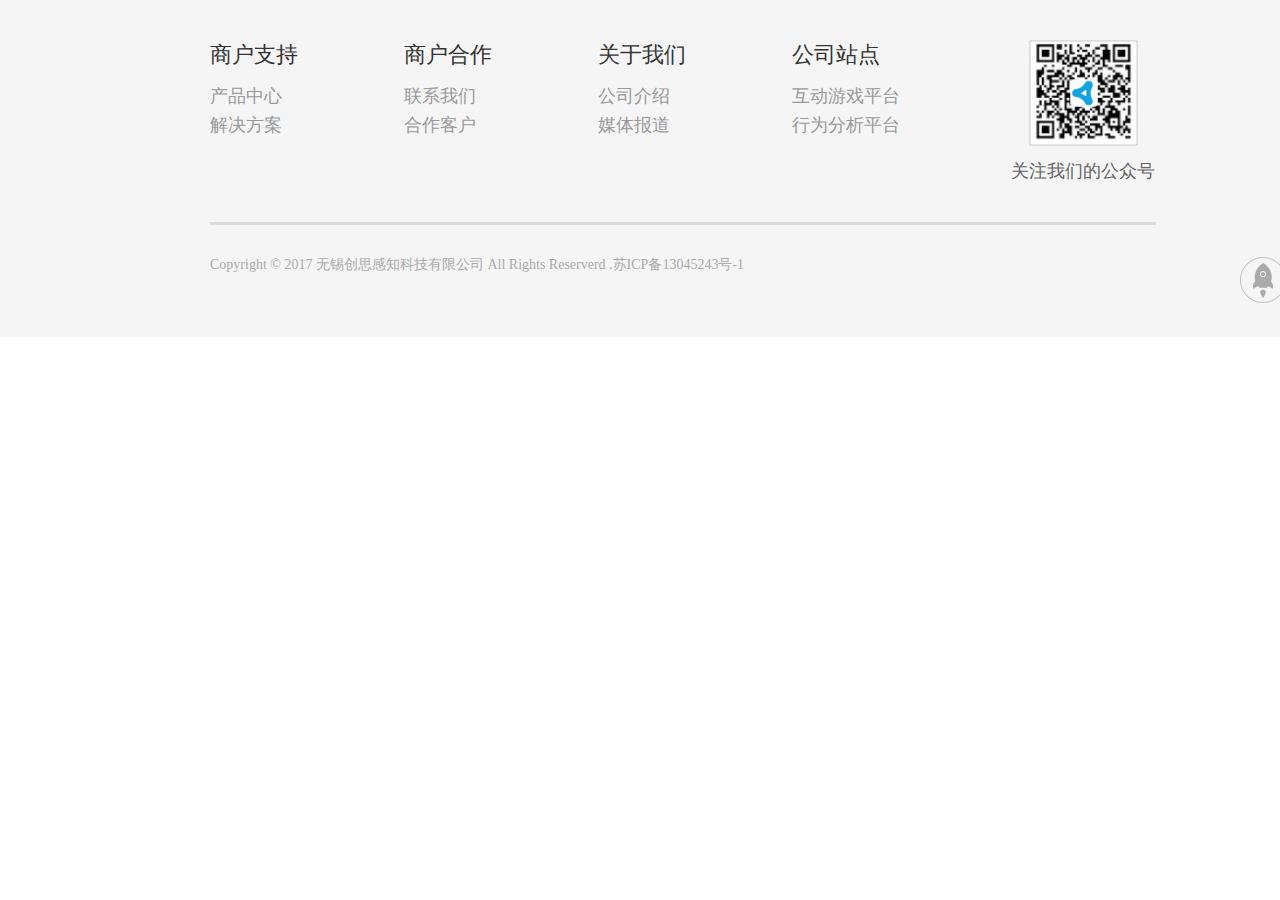
<file: html/index.html>
<!DOCTYPE html>
<html lang="en">

<head>
  <meta charset="UTF-8">
  <meta http-equiv="X-UA-Compatible" content="ie=edge">
  <title>创思感知</title>

  <link rel="stylesheet" href="../lib/normalize.css">
  <link rel="stylesheet" href="../lib/element-ui/index.css">
  <link rel="stylesheet" href="../css/main.css">
  <link rel="stylesheet" href="../css/index.css">
</head>

<body>
  <div id="app">
    <!-- 顶部logo及菜单 -->
    <header>
      <div id="logo" class="borderbox">
        <img id="menuButton" class="menuButton" src="../img/menubutton_normal.png" alt="menu">
      </div>
      <div class="header01">
        <div class="menu-group">
          <ul class="noStyle menu-ul">
            <li class="inline">
              <a class="noStyle inline menu-item selected" href="./index.html">首页</a>
            </li>
            <li class="inline">
              <a class="noStyle" href="./drainage.html">
                <div class="noStyle pointer inline menu-product menu-item">
                  <span>产品中心</span>
                  <div id="product-menu">
                    <div class="stfont product-type">
                      <a class="noStyle" href="./drainage.html">引流应用</a>
                    </div>
                    <div class="hr0"></div>
                    <div class="stfont product-type">
                      <a class="noStyle" href="./shop.html">购物应用</a>
                    </div>
                    <div class="hr0"></div>
                    <div class="stfont product-type">
                      <a class="noStyle" href="./behavioranalysis.html">行为分析</a>
                    </div>
                  </div>
                </div>
              </a>
            </li>
            <li class="inline">
              <a class="noStyle inline menu-item" href="./program.html">解决方案</a>
            </li>
            <li class="inline">
              <a class="noStyle inline menu-item" href="./cooperation.html">合作客户</a>
            </li>
            <li class="inline">
              <a class="noStyle inline menu-item" href="../html/login.html">商家登录</a>
            </li>
          </ul>
        </div>
      </div>
      <div class="header02">
        <div class="mobileMenuGroup">
          <div class="mobileitem selected">
            <a class="noStyle" href="../html/index.html">首页</a>
          </div>
          <div class="mobileitem">
            <a class="noStyle" href="../html/drainage.html">引流应用</a>
          </div>
          <div class="mobileitem">
            <a class="noStyle" href="../html/shop.html">购物应用</a>
          </div>
          <div class="mobileitem">
            <a class="noStyle" href="../html/behavioranalysis.html">行为分析</a>
          </div>
          <div class="mobileitem">
            <a class="noStyle" href="../html/program.html">解决方案</a>
          </div>
          <div class="mobileitem">
            <a class="noStyle" href="../html/cooperation.html">合作客户</a>
          </div>
          <div class="mobileitem">
            <a class="noStyle" href="../html/about.html">公司介绍</a>
          </div>
          <div class="mobileitem">
            <a class="noStyle" href="../html/contact.html">联系我们</a>
          </div>
          <div class="mobileitem">
            <a class="noStyle" href="../html/login.html">商家登录</a>
          </div>
        </div>
      </div>
    </header>
    <div class="banner" ref="banner" :style="{'background-color': bannerBG}">
      <el-carousel @change="changeCarousel" trigger="click" :height="carHeight">
        <el-carousel-item v-for="item in banners" :key="item.id">
          <img class="carousel-img" :src="getSrc(item)" :height="carHeight" alt="banner图片">
        </el-carousel-item>
      </el-carousel>
    </div>
    <div class="main">

      <!-- 内容 -->
      <div class="content">
        <div class="borderbox item product">
          <div class="borderbox inline stfont title">
            产品中心
          </div>
          <div class="product-group">
            <a class="noStyle" href="../html/drainage.html">
              <div class="product-item pointer">
                <div class="product-img">
                  <img src="../img/index/product/drainage.png" alt="引流应用">
                  <div class="circle circle1"></div>
                  <div class="circle circle2"></div>
                  <div class="circle circle3"></div>
                </div>
                <div class="product-hr"></div>
                <div class="product-name stfont">引流应用</div>
                <div class="product-icon">
                  <img src="../img/index/product/drainageico.png" alt="引流应用">
                </div>
              </div>
            </a>
            <a class="noStyle" href="../html/program.html">
              <div class="product-item pointer">
                <div class="product-img">
                  <img src="../img/index/product/shop.png" alt="购物应用">
                  <div class="circle circle1"></div>
                  <div class="circle circle2"></div>
                  <div class="circle circle3"></div>
                </div>
                <div class="product-hr"></div>
                <div class="product-name stfont">购物应用</div>
                <div class="product-icon">
                  <img src="../img/index/product/shopico.png" alt="购物应用">
                </div>
              </div>
            </a>
            <a class="noStyle" href="../html/behavioranalysis.html">
              <div class="product-item pointer">
                <div class="product-img">
                  <img src="../img/index/product/behavior.png" alt="行为分析">
                  <div class="circle circle1"></div>
                  <div class="circle circle2"></div>
                  <div class="circle circle3"></div>
                </div>
                <div class="product-hr"></div>
                <div class="product-name stfont">行为分析</div>
                <div class="product-icon">
                  <img src="../img/index/product/behaviorico.png" alt="行为分析">
                </div>
              </div>
            </a>
          </div>
        </div>
        <!-- 带有灰色背景 -->
        <div class="hasBg-margin" id="hasBg-1">
        </div>
        <div class="borderbox item program">
          <div class="borderbox inline stfont title">
            解决方案
          </div>
          <a class="noStyle inline pointer more" href="./program.html">
            查看更多
          </a>
          <div class="borderbox program-content">
            <div class="subtitle stfont">智慧门店解决方案</div>
            <div class="control pointer stfont" :class="[isOpen?'open':'close']" @click="isOpen = !isOpen">功能说明</div>
            <div class="clearRight"></div>
            <div class="program-img">
              <img src="../img/index/troncell.png" alt="智慧门店解决方案">
              <div class="pointer point" id="point-1">
                <div class="point-circle-white"></div>
                <div class="point-circle-color"></div>
                <div class="stfont point-text" :class="{allshow:isOpen}">智能魔镜</div>
              </div>
              <div class="pointer point" id="point-2">
                <div class="point-circle-white"></div>
                <div class="point-circle-color"></div>
                <div class="stfont point-text" :class="{allshow:isOpen}">商品关注统计</div>
              </div>
              <div class="pointer point" id="point-3">
                <div class="point-circle-white"></div>
                <div class="point-circle-color"></div>
                <div class="stfont point-text" :class="{allshow:isOpen}">智能云货架</div>
              </div>
              <div class="pointer point" id="point-4">
                <div class="point-circle-white"></div>
                <div class="point-circle-color"></div>
                <div class="stfont point-text" :class="{allshow:isOpen}">智能导购</div>
              </div>
              <div class="pointer point" id="point-5">
                <div class="point-circle-white"></div>
                <div class="point-circle-color"></div>
                <div class="stfont point-text" :class="{allshow:isOpen}">游戏引流</div>
              </div>
              <div class="pointer point" id="point-6">
                <div class="point-circle-white"></div>
                <div class="point-circle-color"></div>
                <div class="stfont point-text" :class="{allshow:isOpen}">客流统计</div>
              </div>
              <div class="pointer point" id="point-7">
                <div class="point-circle-white"></div>
                <div class="point-circle-color"></div>
                <div class="stfont point-text" :class="{allshow:isOpen}">精准广告营销</div>
              </div>
              <div class="pointer point" id="point-8">
                <div class="point-circle-white"></div>
                <div class="point-circle-color"></div>
                <div class="stfont point-text" :class="{allshow:isOpen}">客户身份识别</div>
              </div>
            </div>
          </div>
        </div>
        <div class="borderbox item news">
          <div class="borderbox inline stfont title">
            媒体报道
          </div>
          <a class="noStyle inline pointer more" href="./news.html">
            查看更多
          </a>
          <div class="borderbox news-content">
            <div class="news-item">
              <div class="img-margin">
                <img src="../img/noImg.png" alt="">
              </div>
              <div class="stfont news-value">互动之趣：让你身临其境，步入现场</div>
              <div class="stfont news-time">2017.07.28</div>
            </div>
            <div class="news-item">
              <div class="img-margin">
                <img src="../img/noImg.png" alt="">
              </div>
              <div class="stfont news-value">创思携手casio开创零售新市场</div>
              <div class="stfont news-time">2017.07.28</div>
            </div>
            <div class="news-item">
              <div class="img-margin">
                <img src="../img/noImg.png" alt="">
              </div>
              <div class="stfont news-value">转型新零售之路：向智慧零售迈进</div>
              <div class="stfont news-time">2017.07.28</div>
            </div>
          </div>
        </div>
        <div class="borderbox item cooperationTitle">
          <div class="borderbox inline stfont title">
            合作客户
          </div>
          <a class="noStyle inline pointer more" href="./cooperation.html">
            查看更多
          </a>
        </div>
      </div>
    </div>

    <div class="cooperation-count">
      <div class="count-item">
        <span class="stfont count-name">客户</span>
        <span class="stfont count-value">80+</span>
      </div>
      <div class="count-item">
        <span class="stfont count-name">成功案例</span>
        <span class="stfont count-value">100+</span>
      </div>
      <div class="count-item">
        <span class="stfont count-name">业态</span>
        <span class="stfont count-value">20+</span>
      </div>
    </div>

    <div class="main">
      <div class="content">
        <div class="borderbox cooperation">
          <div class="borderbox cooperation-content">
            <div class="horizontal-menu">
              <div class="borderbox pointer stfont menu-item" :class="{selected:selectedType==='brands'}" @click="changeSelected('brands')">
                <div>品牌合作</div>
              </div>
              <div class="menu-br"></div>
              <div class="borderbox pointer stfont menu-item" :class="{selected:selectedType==='malls'}" @click="changeSelected('malls')">
                <div>商场合作</div>
              </div>
            </div>
            <div class="cooperation-brands">
              <el-row type="flex" justify="space-around" v-for="(items, index) in brands" :key="index">
                <el-col :span="4" v-for="item in items" :key="item.url">
                  <div class="grid-content bg-purple brand-item" @mouseover="item.isHover = true" @mouseout="item.isHover = false">
                    <img :src="item.isHover?item.urlPressed:item.url" alt="">
                  </div>
                </el-col>
              </el-row>
            </div>
          </div>
        </div>
      </div>
    </div>
  </div>
  <!-- 页脚 -->
  <footer class="borderbox">
    <div class="footer01">
      <div class="footer-margin">
        <div class="link-group clear">
          <div class="links-item">
            <p class="link-title">商户支持</p>
            <a href="./drainage.html" class="noStyle block link">产品中心</a>
            <a href="./program.html" class="noStyle block link">解决方案</a>
          </div>
          <div class="links-item">
            <p class="link-title">商户合作</p>
            <a href="./contact.html" class="noStyle block link">联系我们</a>
            <a href="./cooperation.html" class="noStyle block link">合作客户</a>
          </div>
          <div class="links-item">
            <p class="link-title">关于我们</p>
            <a href="./about.html" class="noStyle block link">公司介绍</a>
            <a href="./news.html" class="noStyle block link">媒体报道</a>
          </div>
          <div class="links-item">
            <p class="link-title">公司站点</p>
            <a href="http://game.troncell.com/" target="view_window" class="noStyle block link">互动游戏平台</a>
            <a target="view_window" href="http://hooters.troncell.com/" class="noStyle block link">行为分析平台</a>
          </div>
          <div class="links-item wx">
            <img src="../img/wx.png" alt="微信公众号">
            <br>
            <span>关注我们的公众号</span>
          </div>
        </div>
        <div class="hr1"></div>
        <div class="inline copy">Copyright &copy; 2017 无锡创思感知科技有限公司 All Rights Reserverd .苏ICP备13045243号-1</div>
      </div>
    </div>
    <div class="footer02">
      <div class="footeritem01">
        <img src="../img/address_ico.png" alt="">
        <span>0510-8538 1098</span>
      </div>
      <div class="footeritem01">
        <img src="../img/email_ico.png" alt="">
        <span>sales@troncell.com</span>
      </div>
      <div class="footeritem01">
        <img src="../img/address_ico.png" alt="">
        <span>无锡市新区震泽路18号无锡(国家)软件园水瓶座411室</span>
      </div>
      <div class="footeritem02">
        <a class="noStyle" href="http://game.troncell.com/" target="view_window">互动游戏平台</a>
      </div>
      <div class="footeritem02">
        <a class="noStyle" target="view_window" href="http://hooters.troncell.com/">行为分析平台</a>
      </div>
      <div class="footeritem01">
        Copyright © 2017 无锡创思感知科技有限公司 All Rights Reserverd .苏ICP备13045243号-1
      </div>
    </div>
    <div id="toTop" class="pointer">
      <!-- <img src="../img/totop.png" alt="返回顶部"> -->
    </div>
  </footer>
  <script src="../lib/vue/vue.min.js"></script>
  <script src="../lib/element-ui/index.js"></script>
  <script src="../lib/jquery-3.2.1.min.js"></script>
  <script src="../js/toTop.js"></script>
  <script src="../js/index.js"></script>
</body>

</html>
</file>
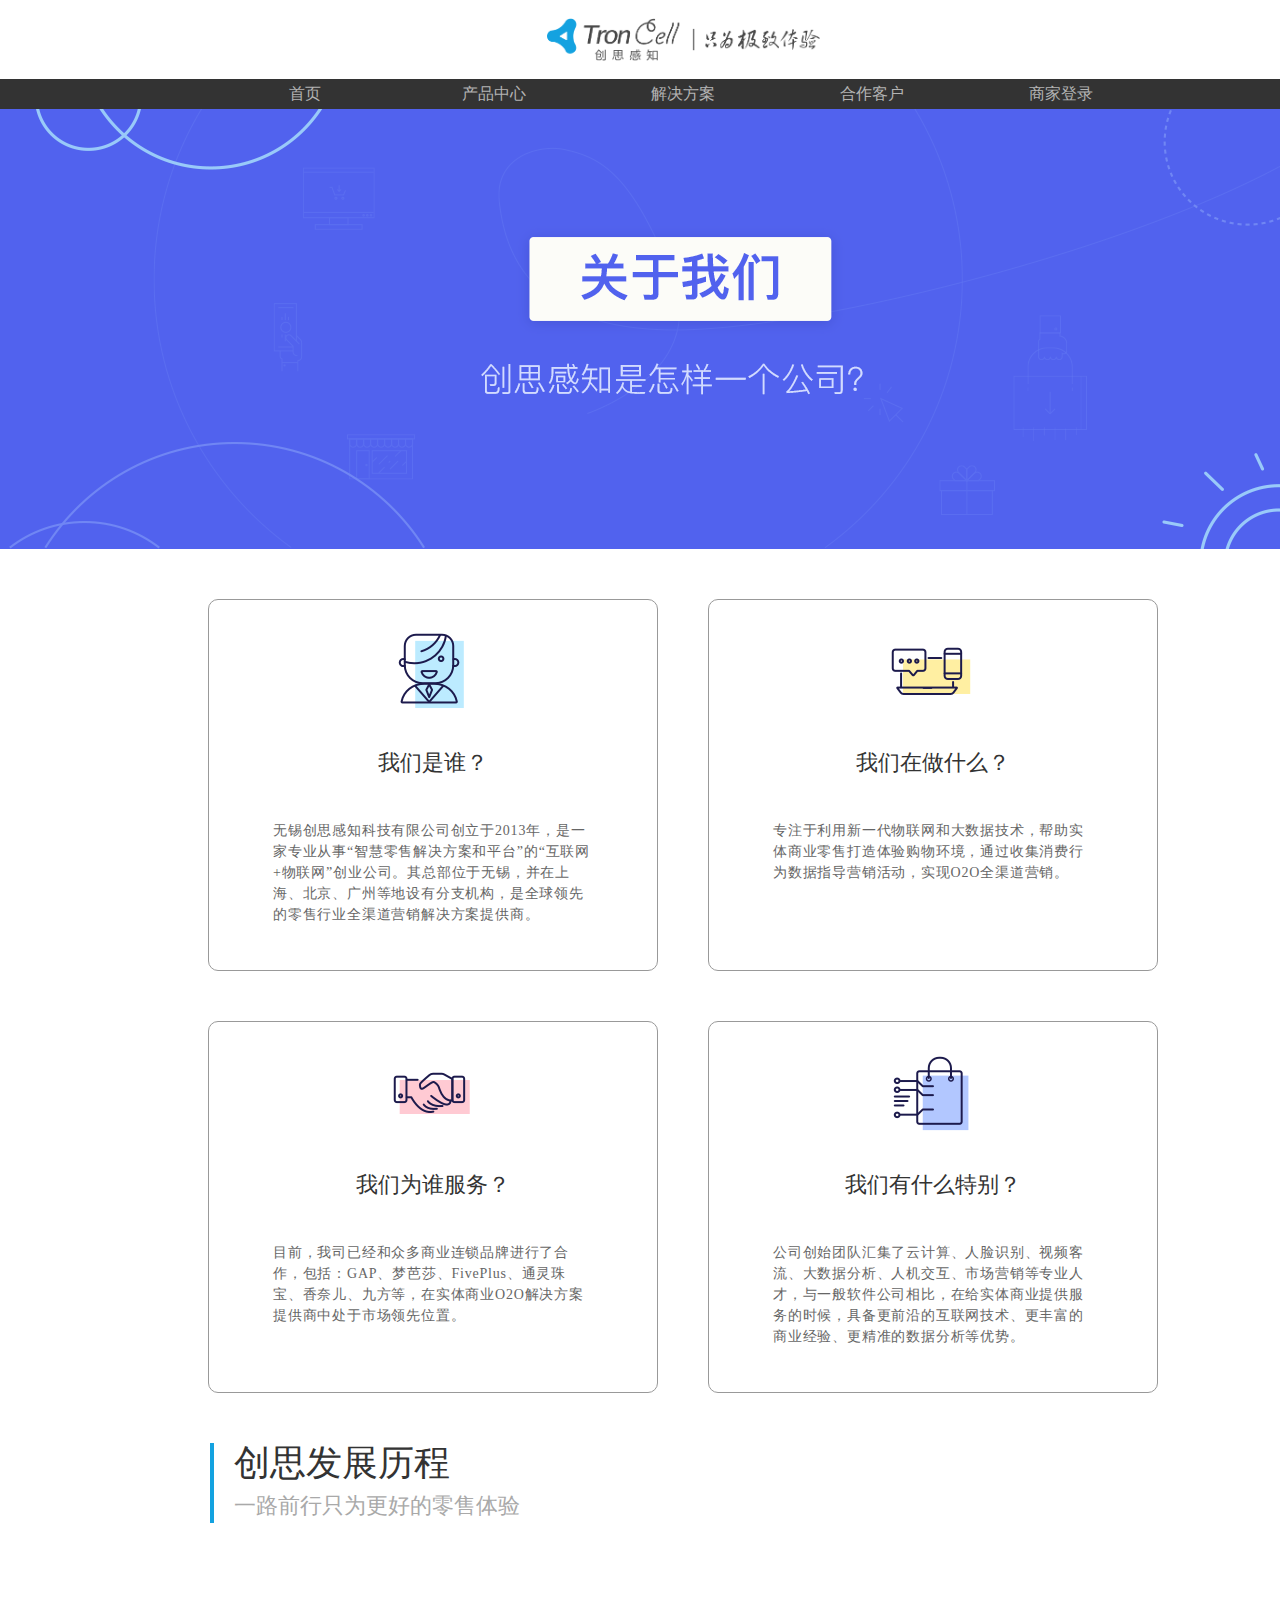
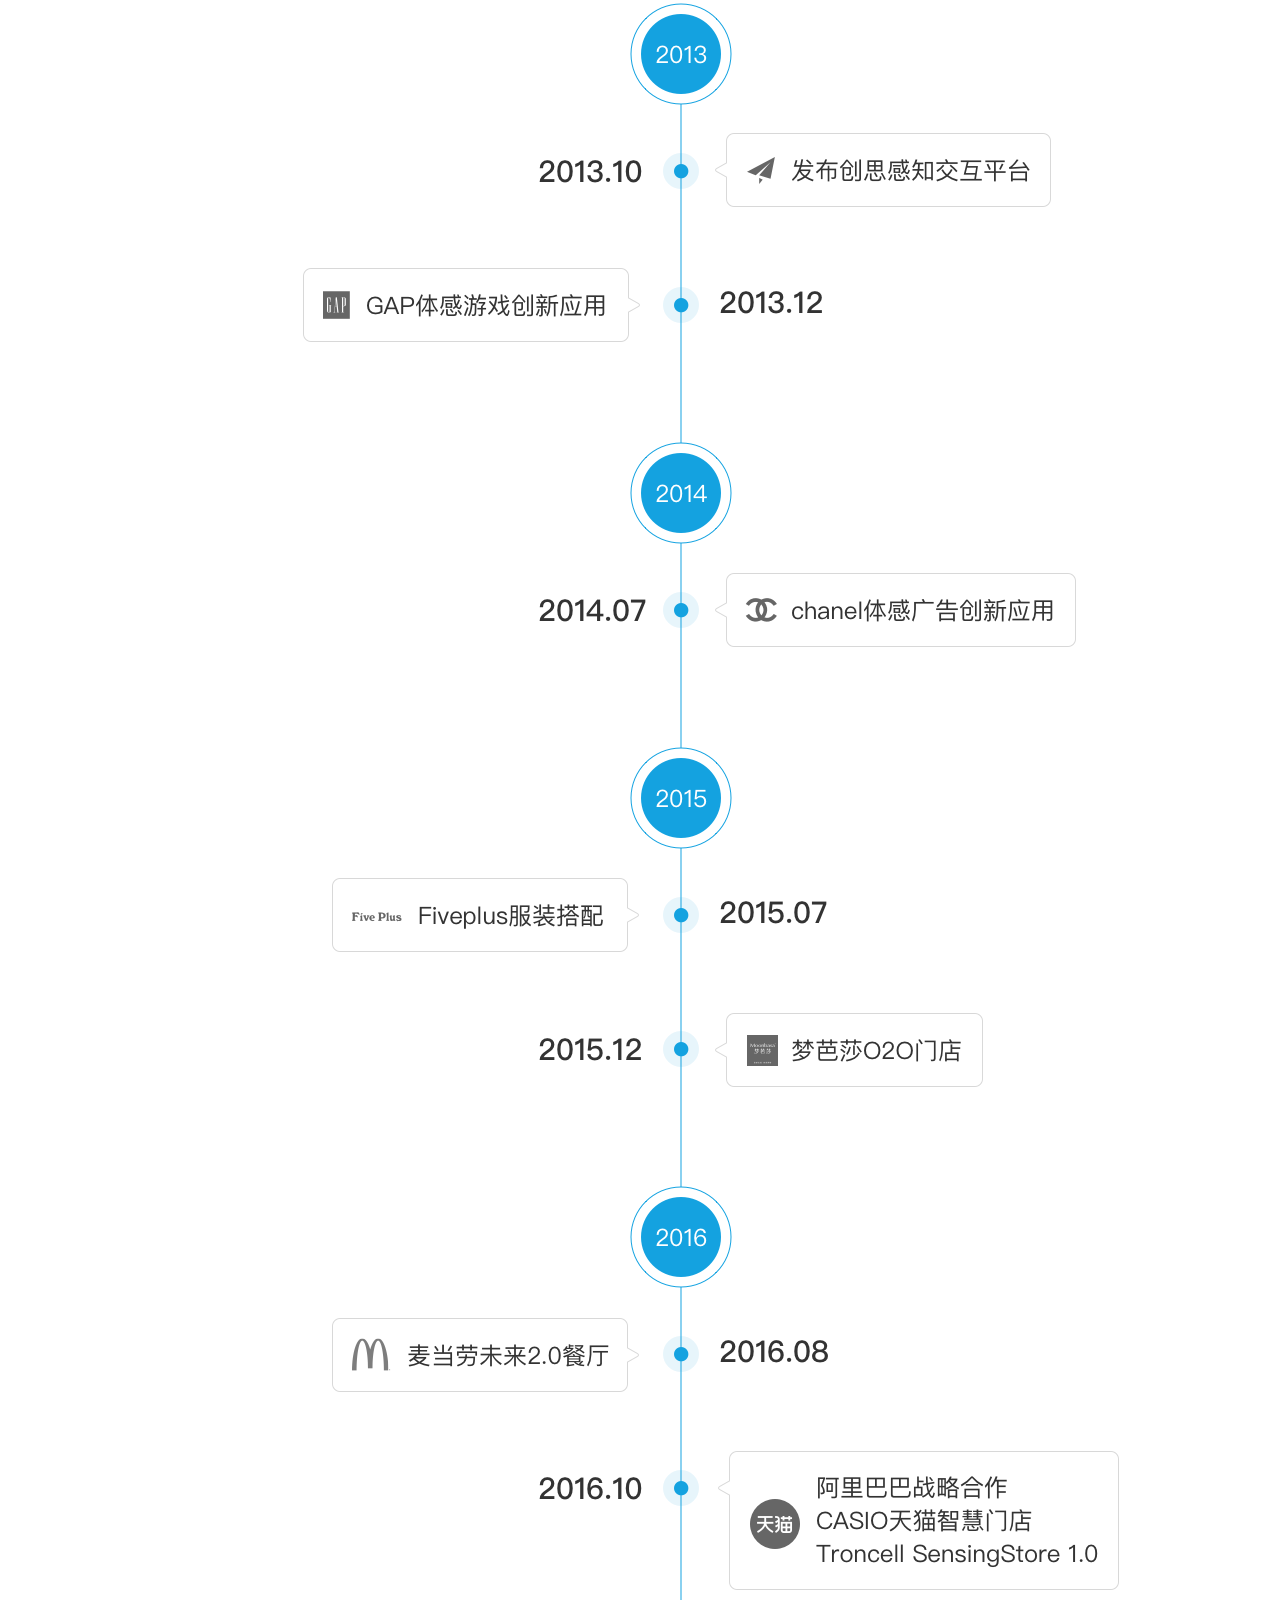
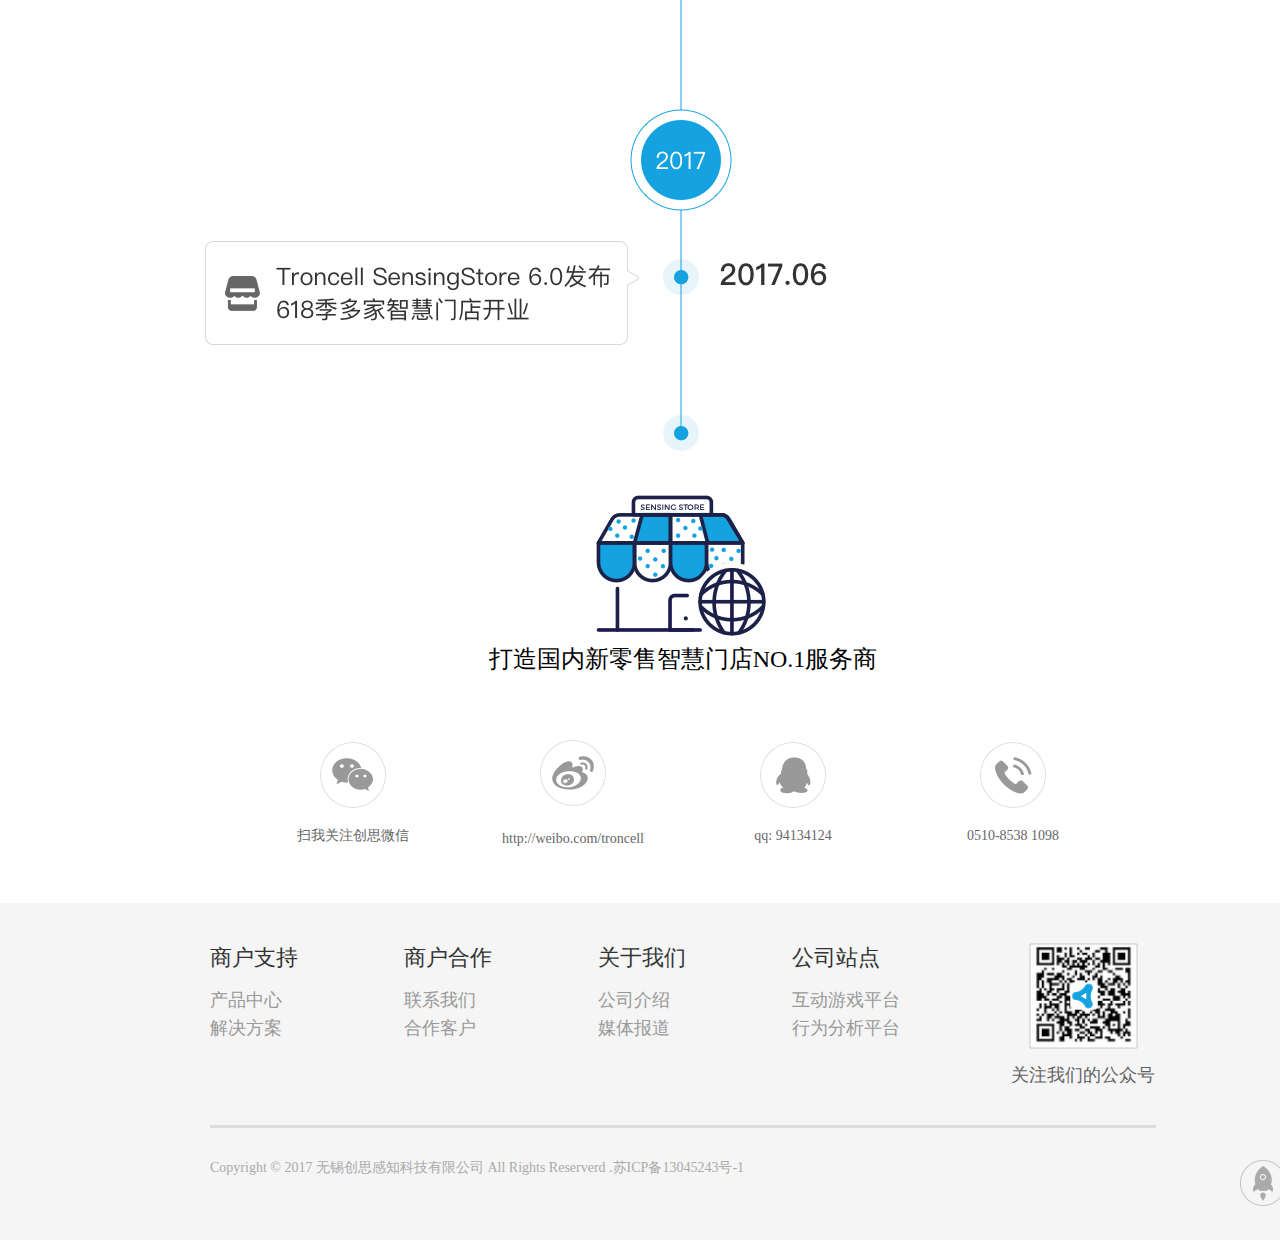
<file: html/about.html>
<!DOCTYPE html>
<html lang="en">

<head>
  <meta charset="UTF-8">
  <meta http-equiv="X-UA-Compatible" content="ie=edge">
  <title>创思感知</title>

  <link rel="stylesheet" href="../lib/normalize.css">
  <link rel="stylesheet" href="../lib/element-ui/index.css">
  <link rel="stylesheet" href="../css/main.css">
  <link rel="stylesheet" href="../css/about.css">
</head>

<body>
  <!-- 顶部logo及菜单 -->
  <header>
    <div id="logo" class="borderbox">
      <img id="menuButton" class="menuButton" src="../img/menubutton_normal.png" alt="menu">
    </div>
    <div class="header01">
      <div class="menu-group">
        <ul class="noStyle menu-ul">
          <li class="inline">
            <a class="noStyle inline menu-item" href="./index.html">首页</a>
          </li>
          <li class="inline">
            <a class="noStyle" href="./drainage.html">
              <div class="noStyle pointer inline menu-product menu-item">
                <span>产品中心</span>
                <div id="product-menu">
                  <div class="stfont product-type">
                    <a class="noStyle" href="./drainage.html">引流应用</a>
                  </div>
                  <div class="hr0"></div>
                  <div class="stfont product-type">
                    <a class="noStyle" href="./shop.html">购物应用</a>
                  </div>
                  <div class="hr0"></div>
                  <div class="stfont product-type">
                    <a class="noStyle" href="./behavioranalysis.html">行为分析</a>
                  </div>
                </div>
              </div>
            </a>
          </li>
          <li class="inline">
            <a class="noStyle inline menu-item" href="./program.html">解决方案</a>
          </li>
          <li class="inline">
            <a class="noStyle inline menu-item" href="./cooperation.html">合作客户</a>
          </li>
          <li class="inline">
            <a class="noStyle inline menu-item" href="../html/login.html">商家登录</a>
          </li>
        </ul>
      </div>
    </div>
    <div class="header02">
      <div class="mobileMenuGroup">
        <div class="mobileitem">
          <a class="noStyle" href="../html/index.html">首页</a>
        </div>
        <div class="mobileitem">
          <a class="noStyle" href="../html/drainage.html">引流应用</a>
        </div>
        <div class="mobileitem">
          <a class="noStyle" href="../html/shop.html">购物应用</a>
        </div>
        <div class="mobileitem">
          <a class="noStyle" href="../html/behavioranalysis.html">行为分析</a>
        </div>
        <div class="mobileitem">
          <a class="noStyle" href="../html/program.html">解决方案</a>
        </div>
        <div class="mobileitem">
          <a class="noStyle" href="../html/cooperation.html">合作客户</a>
        </div>
        <div class="mobileitem selected">
          <a class="noStyle" href="../html/about.html">公司介绍</a>
        </div>
        <div class="mobileitem">
          <a class="noStyle" href="../html/contact.html">联系我们</a>
        </div>
        <div class="mobileitem">
          <a class="noStyle" href="../html/login.html">商家登录</a>
        </div>
      </div>
    </div>
  </header>
  <!-- banner -->
  <div class="banner about_banner">
    <img src="../img/about/about_banner.png" alt="关于公司">
  </div>
  <div class="main" id="app">
    <!-- 内容 -->
    <div class="content">

      <div class="horizontal">
        <div class="grid-content">
          <div class="gird_img">
            <img src="../img/about/gird01.png" alt="我们是谁">
            <span></span>
          </div>
          <div class="gird_title">
            <h1>我们是谁？</h1>
          </div>
          <div class="gird_content">
            <p>无锡创思感知科技有限公司创立于2013年，是一家专业从事“智慧零售解决方案和平台”的“互联网+物联网”创业公司。其总部位于无锡，并在上海、北京、广州等地设有分支机构，是全球领先的零售行业全渠道营销解决方案提供商。</p>
          </div>
        </div>
        <div class="grid-content">
          <div class="gird_img">
            <img src="../img/about/gird02.png" alt="我们在做什么">
            <span></span>
          </div>
          <div class="gird_title">
            <h1>我们在做什么？</h1>
          </div>
          <div class="gird_content">
            <p>专注于利用新一代物联网和大数据技术，帮助实体商业零售打造体验购物环境，通过收集消费行为数据指导营销活动，实现O2O全渠道营销。</p>
          </div>
        </div>
      </div>
      <div class="horizontal">
        <div class="grid-content">
          <div class="gird_img">
            <img src="../img/about/gird03.png" alt="我们为谁服务">
            <span></span>
          </div>
          <div class="gird_title">
            <h1>我们为谁服务？</h1>
          </div>
          <div class="gird_content">
            <p>目前，我司已经和众多商业连锁品牌进行了合作，包括：GAP、梦芭莎、FivePlus、通灵珠宝、香奈儿、九方等，在实体商业O2O解决方案提供商中处于市场领先位置。</p>
          </div>
        </div>
        <div class="grid-content">
          <div class="gird_img">
            <img src="../img/about/gird04.png" alt="我们有什么特别">
            <span></span>
          </div>
          <div class="gird_title">
            <h1>我们有什么特别？</h1>
          </div>
          <div class="gird_content">
            <p>公司创始团队汇集了云计算、人脸识别、视频客流、大数据分析、人机交互、市场营销等专业人才，与一般软件公司相比，在给实体商业提供服务的时候，具备更前沿的互联网技术、更丰富的商业经验、更精准的数据分析等优势。</p>
          </div>
        </div>
      </div>

      <div class="borderbox item">
        <div class="borderbox inline stfont title">
          <ul>
            <li class="litop"> 创思发展历程</li>
            <li class="libottom"> 一路前行只为更好的零售体验</li>
          </ul>
        </div>
        <div class="timeline">
          <div class="tooltip" id="tooltip201310">
            <img src="../img/about/tooltip201310.png" alt="发布创思">
          </div>
          <div class="tooltip" id="tooltip201312">
            <img src="../img/about/tooltip201312.png" alt="发布创思">
          </div>
          <div class="tooltip" id="tooltip201407">
            <img src="../img/about/tooltip201407.png" alt="发布创思">
          </div>
          <div class="tooltip" id="tooltip201507">
            <img src="../img/about/tooltip201507.png" alt="发布创思">
          </div>
          <div class="tooltip" id="tooltip201512">
            <img src="../img/about/tooltip201512.png" alt="发布创思">
          </div>
          <div class="tooltip" id="tooltip201608">
            <img src="../img/about/tooltip201608.png" alt="发布创思">
          </div>
          <div class="tooltip" id="tooltip201610">
            <img src="../img/about/tooltip201610.png" alt="发布创思">
          </div>
          <div class="tooltip" id="tooltip201706">
            <img src="../img/about/tooltip201706.png" alt="发布创思">
          </div>
          <img src="../img/about/timeline.png" alt="时间轴">
          <br>
          <img src="../img/about/shop.png" alt="智慧商店">
          <br>
          <span>打造国内新零售智慧门店NO.1服务商</span>
        </div>
      </div>

      <!-- 联系方式 -->
      <div class="borderbox item ">
        <div class="contactgroup">
          <div class="groupitem" id="wechat">
            <img src="../img/about/wechat_normal.png" alt="">
            <span>扫我关注创思微信</span>
            <div class="wechatTooltip">
              <img src="../img/about/wechat_tooltip.png" alt="">
            </div>
          </div>
          <div class="groupitem" id="weibo">
            <a target="view_window" href="http://weibo.com/troncell">
              <img src="../img/about/weibo_normal.png" alt="">
            </a>
            <span>http://weibo.com/troncell</span>
          </div>
          <div class="groupitem" id="qq">
            <img src="../img/about/qq_normal.png" alt="">
            <span>qq: 94134124</span>
          </div>
          <div class="groupitem" id="phone">
            <img src="../img/about/phone_normal.png" alt="">
            <span>0510-8538 1098</span>
          </div>
        </div>
      </div>
    </div>

  </div>
  <!-- 页脚 -->
  <footer class="borderbox">
    <div class="footer01">
      <div class="footer-margin">
        <div class="link-group clear">
          <div class="links-item">
            <p class="link-title">商户支持</p>
            <a href="./drainage.html" class="noStyle block link">产品中心</a>
            <a href="./program.html" class="noStyle block link">解决方案</a>
          </div>
          <div class="links-item">
            <p class="link-title">商户合作</p>
            <a href="./contact.html" class="noStyle block link">联系我们</a>
            <a href="./cooperation.html" class="noStyle block link">合作客户</a>
          </div>
          <div class="links-item">
            <p class="link-title">关于我们</p>
            <a href="./about.html" class="noStyle block link">公司介绍</a>
            <a href="./news.html" class="noStyle block link">媒体报道</a>
          </div>
          <div class="links-item">
            <p class="link-title">公司站点</p>
            <a href="http://game.troncell.com/" target="view_window" class="noStyle block link">互动游戏平台</a>
            <a target="view_window" href="http://hooters.troncell.com/" class="noStyle block link">行为分析平台</a>
          </div>
          <div class="links-item wx">
            <img src="../img/wx.png" alt="微信公众号">
            <br>
            <span>关注我们的公众号</span>
          </div>
        </div>
        <div class="hr1"></div>
        <div class="inline copy">Copyright &copy; 2017 无锡创思感知科技有限公司 All Rights Reserverd .苏ICP备13045243号-1</div>
      </div>
    </div>
    <div class="footer02">
      <div class="footeritem01">
        <img src="../img/address_ico.png" alt="">
        <span>0510-8538 1098</span>
      </div>
      <div class="footeritem01">
        <img src="../img/email_ico.png" alt="">
        <span>sales@troncell.com</span>
      </div>
      <div class="footeritem01">
        <img src="../img/address_ico.png" alt="">
        <span>无锡市新区震泽路18号无锡(国家)软件园水瓶座411室</span>
      </div>
      <div class="footeritem02">
        <a class="noStyle" href="http://game.troncell.com/" target="view_window">互动游戏平台</a>
      </div>
      <div class="footeritem02">
        <a class="noStyle" target="view_window" href="http://hooters.troncell.com/">行为分析平台</a>
      </div>
      <div class="footeritem01">
        Copyright © 2017 无锡创思感知科技有限公司 All Rights Reserverd .苏ICP备13045243号-1
      </div>
    </div>
    <div id="toTop" class="pointer"></div>
  </footer>
  <script src="../lib/vue/vue.min.js"></script>
  <script src="../lib/element-ui/index.js"></script>
  <script src="../lib/jquery-3.2.1.min.js"></script>
  <script src="../js/toTop.js"></script>
  <script src="../js/contact.js"></script>
</body>

</html>
</file>
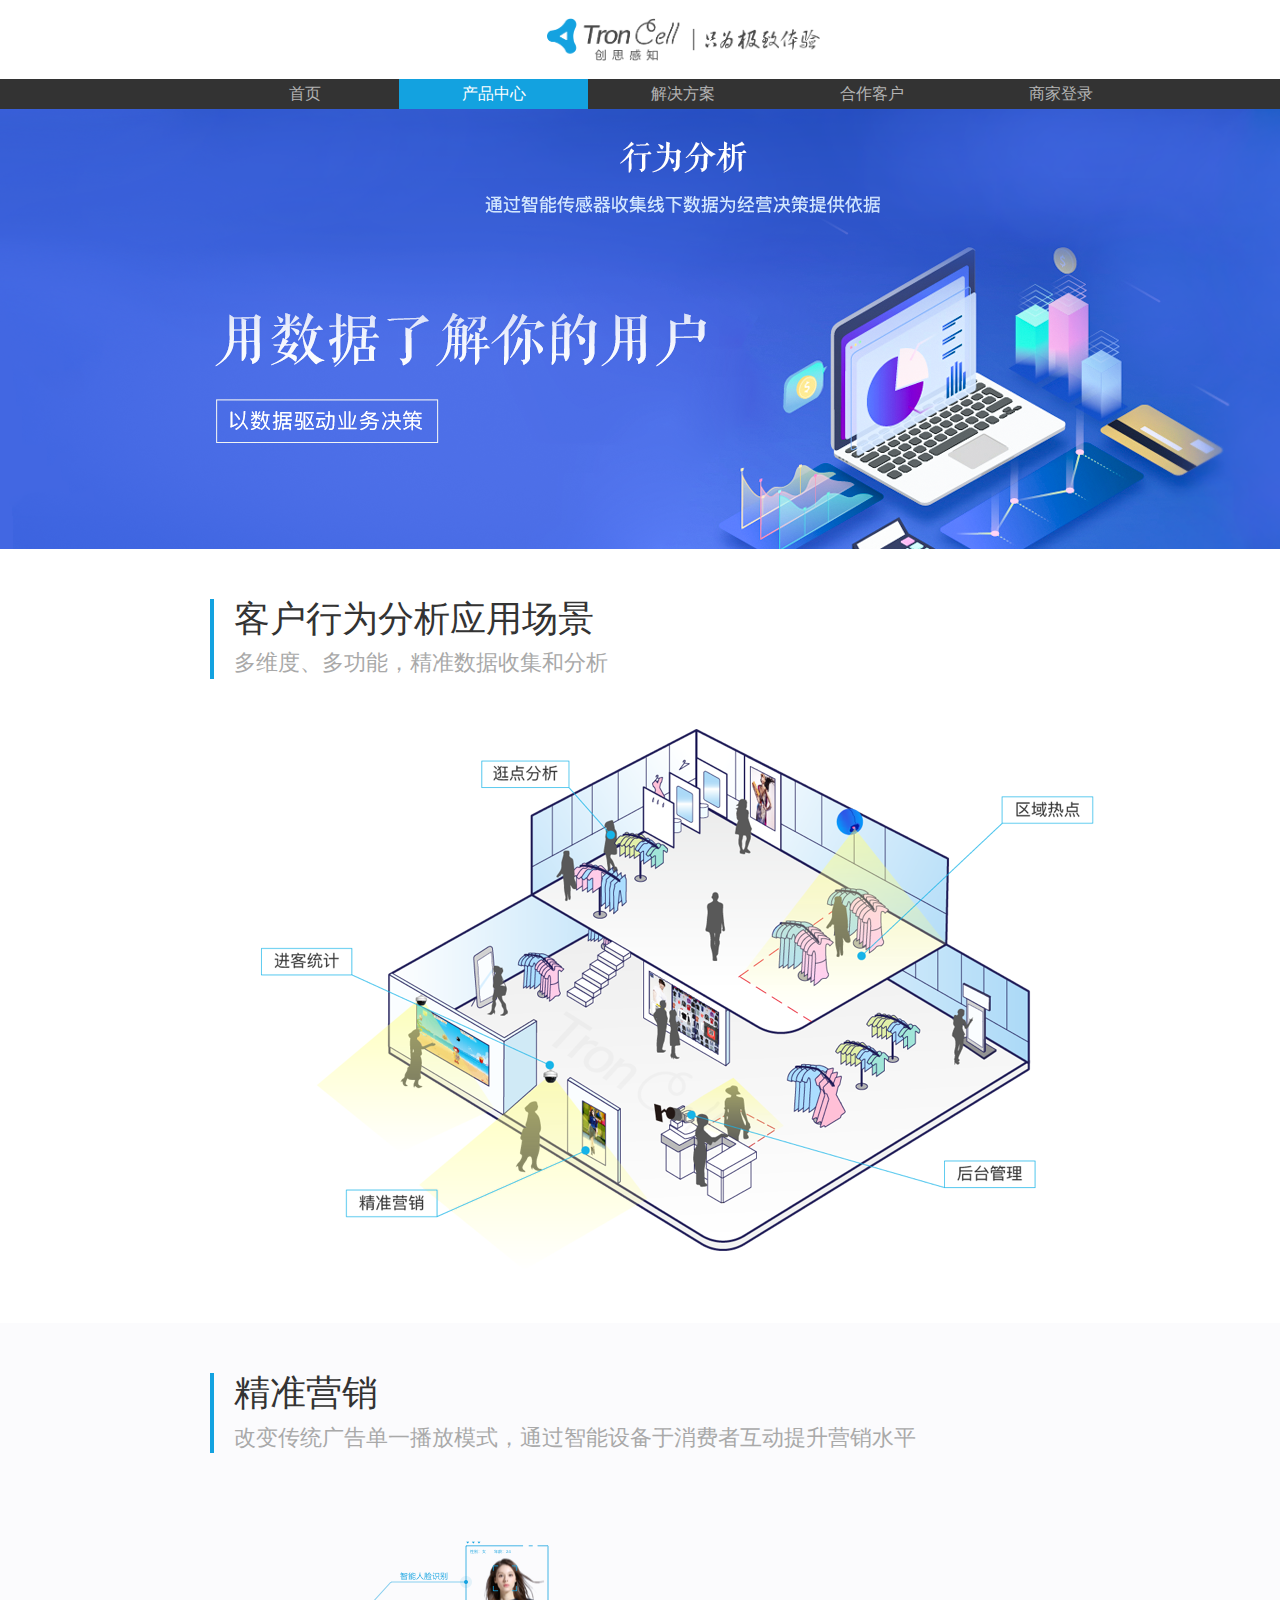
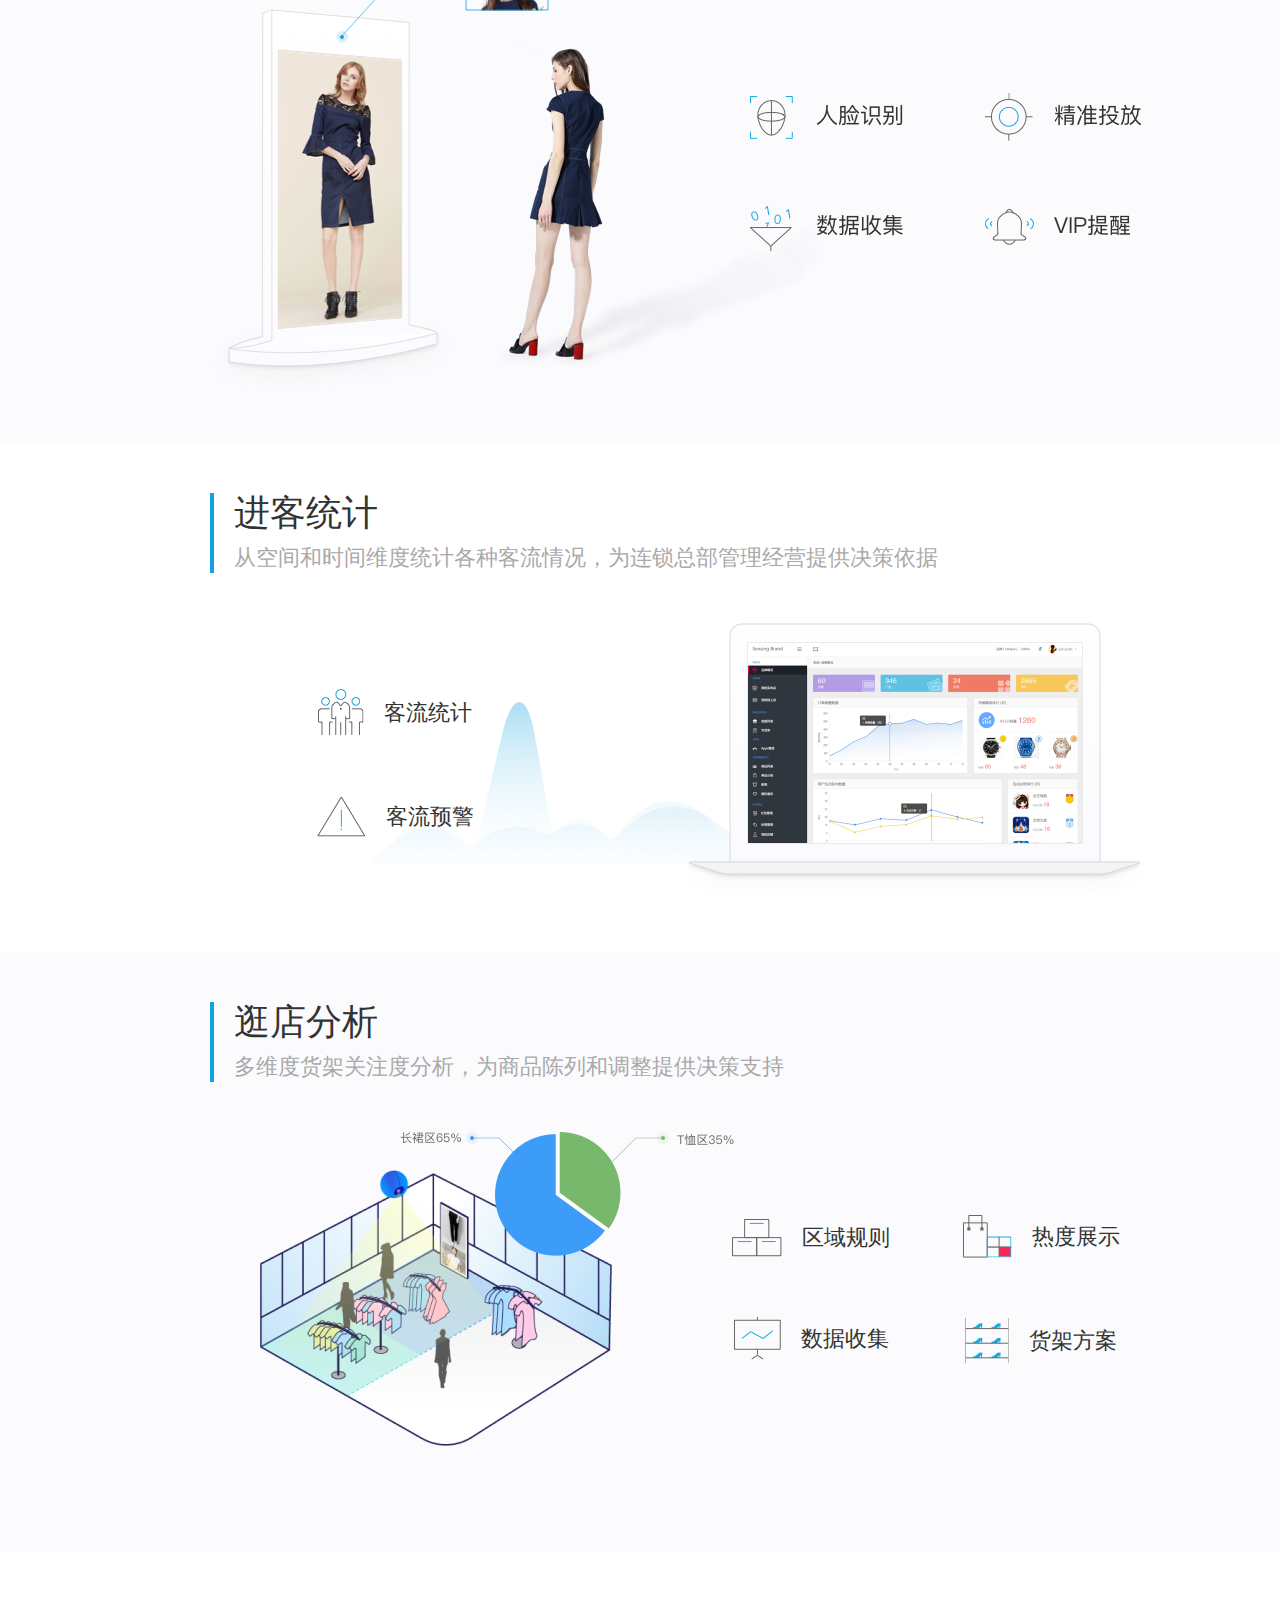
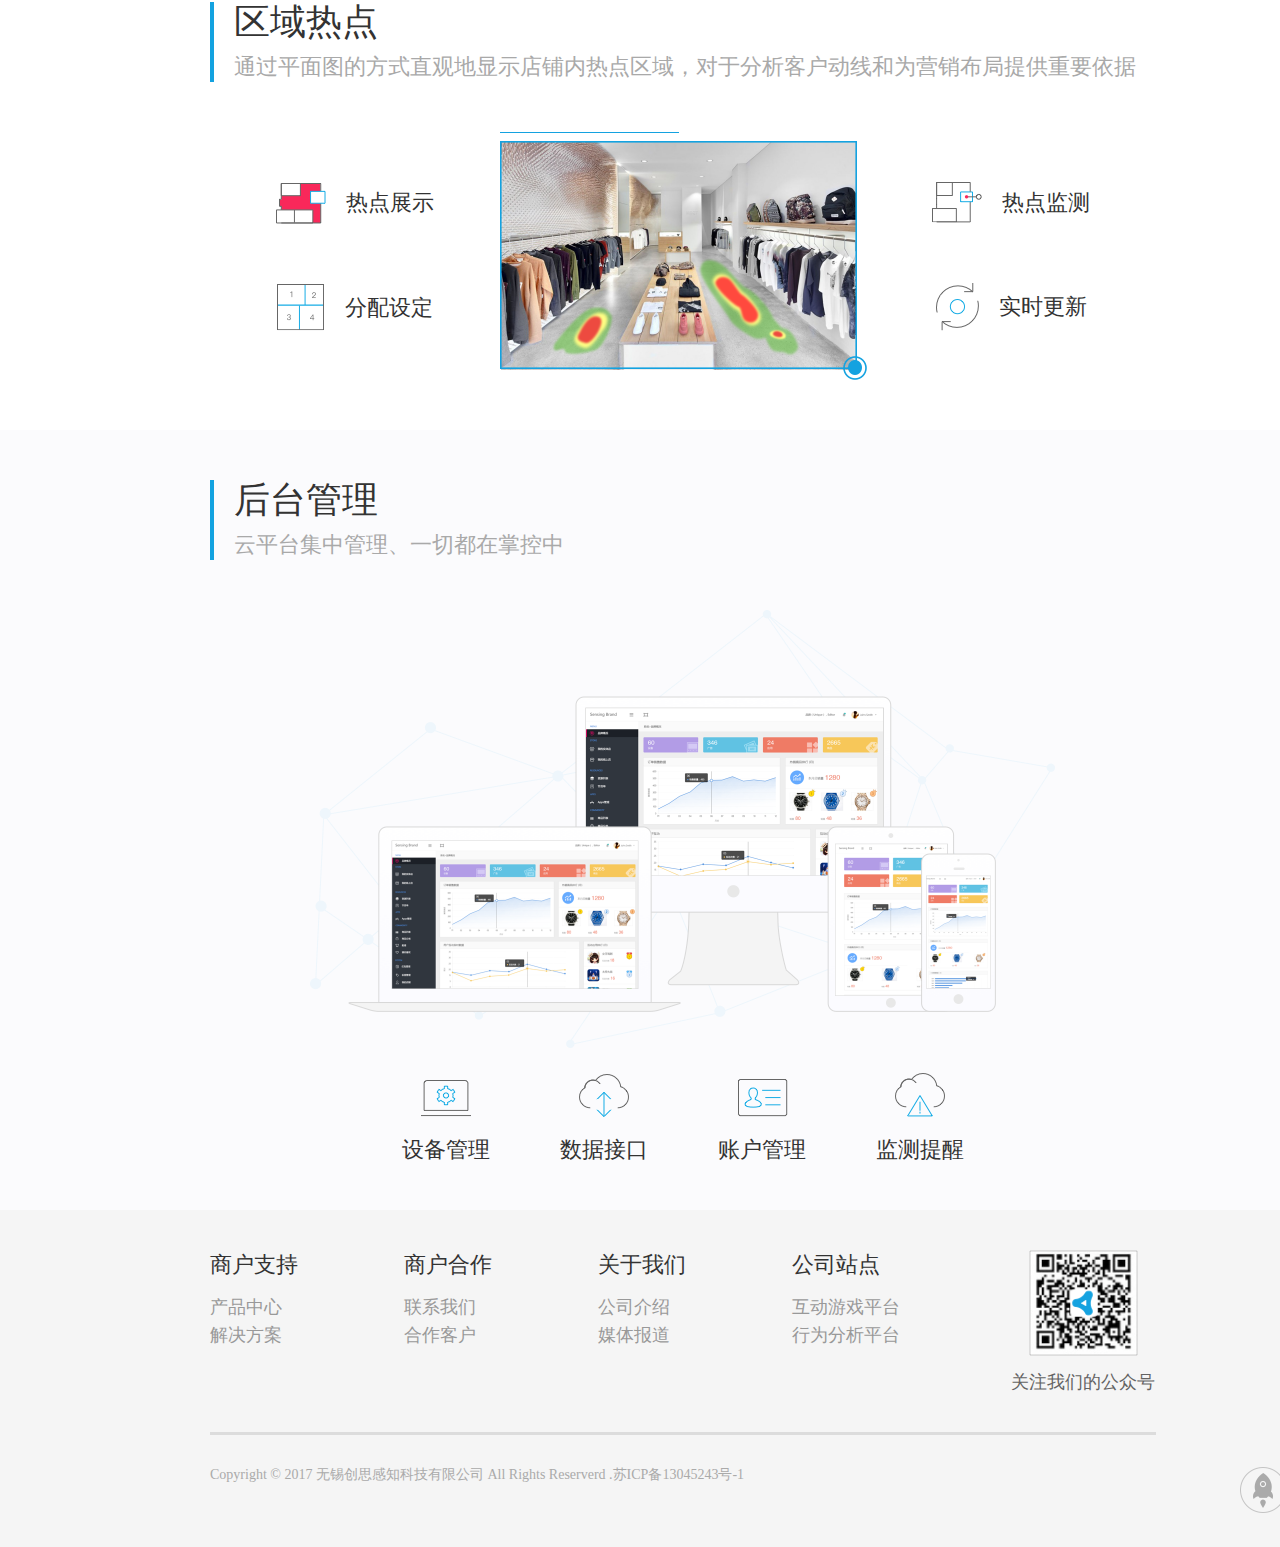
<file: html/behavioranalysis.html>
<!DOCTYPE html>
<html lang="en">

<head>
  <meta charset="UTF-8">
  <meta http-equiv="X-UA-Compatible" content="ie=edge">
  <title>创思感知</title>

  <link rel="stylesheet" href="../lib/normalize.css">
  <link rel="stylesheet" href="../lib/element-ui/index.css">
  <link rel="stylesheet" href="../css/main.css">
  <link rel="stylesheet" href="../css/behavioranalysis.css">
</head>

<body>
  <!-- 顶部logo及菜单 -->
  <header>
    <div id="logo" class="borderbox">
      <img id="menuButton" class="menuButton" src="../img/menubutton_normal.png" alt="menu">
    </div>
    <div class="header01">
      <div class="menu-group">
        <ul class="noStyle menu-ul">
          <li class="inline">
            <a class="noStyle inline menu-item" href="./index.html">首页</a>
          </li>
          <li class="inline">
            <a class="noStyle" href="./drainage.html">
              <div class="noStyle pointer inline menu-product menu-item selected">
                <span>产品中心</span>
                <div id="product-menu">
                  <div class="stfont product-type">
                    <a class="noStyle" href="./drainage.html">引流应用</a>
                  </div>
                  <div class="hr0"></div>
                  <div class="stfont product-type">
                    <a class="noStyle" href="./shop.html">购物应用</a>
                  </div>
                  <div class="hr0"></div>
                  <div class="stfont product-type selected">
                    <a class="noStyle" href="./behavioranalysis.html">行为分析</a>
                  </div>
                </div>
              </div>
            </a>
          </li>
          <li class="inline">
            <a class="noStyle inline menu-item" href="./program.html">解决方案</a>
          </li>
          <li class="inline">
            <a class="noStyle inline menu-item" href="./cooperation.html">合作客户</a>
          </li>
          <li class="inline">
            <a class="noStyle inline menu-item" href="../html/login.html">商家登录</a>
          </li>
        </ul>
      </div>
    </div>
    <div class="header02">
      <div class="mobileMenuGroup">
        <div class="mobileitem">
          <a class="noStyle" href="../html/index.html">首页</a>
        </div>
        <div class="mobileitem">
          <a class="noStyle" href="../html/drainage.html">引流应用</a>
        </div>
        <div class="mobileitem">
          <a class="noStyle" href="../html/shop.html">购物应用</a>
        </div>
        <div class="mobileitem selected">
          <a class="noStyle" href="../html/behavioranalysis.html">行为分析</a>
        </div>
        <div class="mobileitem">
          <a class="noStyle" href="../html/program.html">解决方案</a>
        </div>
        <div class="mobileitem">
          <a class="noStyle" href="../html/cooperation.html">合作客户</a>
        </div>
        <div class="mobileitem">
          <a class="noStyle" href="../html/about.html">公司介绍</a>
        </div>
        <div class="mobileitem">
          <a class="noStyle" href="../html/contact.html">联系我们</a>
        </div>
        <div class="mobileitem">
          <a class="noStyle" href="../html/login.html">商家登录</a>
        </div>
      </div>
    </div>
  </header>
  <!-- banner -->
  <div class="banner behavior_banner">
    <img src="../img/behavioranalysis/banner.png" alt="">
  </div>
  <div class="main">
    <!-- 内容 -->
    <div class="content" id="app">
      <!-- 客户行为分析应用场景 -->
      <div class="borderbox item">
        <div class="borderbox inline stfont title">
          <ul>
            <li class="litop"> 客户行为分析应用场景</li>
            <li class="libottom"> 多维度、多功能，精准数据收集和分析</li>
          </ul>
        </div>
        <img style="padding-left:50px" src="../img/behavioranalysis/usescene-analysis.png" alt="">
      </div>
      <!-- 精准营销 -->
      <div class="NewgreyBG retargeting"></div>
      <div class="borderbox item retargeting greybg">
        <div class="borderbox inline stfont title">
          <ul>
            <li class="litop"> 精准营销</li>
            <li class="libottom"> 改变传统广告单一播放模式，通过智能设备于消费者互动提升营销水平</li>
          </ul>
        </div>
        <img src="../img/behavioranalysis/retargeting.png" alt="">
      </div>
      <!-- 进客统计 -->
      <div class="borderbox item">
        <div class="borderbox inline stfont title">
          <ul>
            <li class="litop"> 进客统计</li>
            <li class="libottom"> 从空间和时间维度统计各种客流情况，为连锁总部管理经营提供决策依据</li>
          </ul>
        </div>
        <div class="enterstore">
          <div class="analysisItem">
            <div class="itemImgText">
              <img src="../img/behavioranalysis/客流统计ico.png" alt="">
              <span>客流统计</span>
            </div>
            <div class="itemImgText">
              <img src="../img/behavioranalysis/客流预警ico.png" alt="">
              <span>客流预警</span>
            </div>
          </div>
        </div>
      </div>
      <!-- 逛店分析 -->
      <div class="NewgreyBG instoreBg"></div>
      <div class="borderbox item instoreBg greybg">
        <div class="borderbox inline stfont title">
          <ul>
            <li class="litop"> 逛店分析</li>
            <li class="libottom"> 多维度货架关注度分析，为商品陈列和调整提供决策支持</li>
          </ul>
        </div>
        <div class="instore">
          <div class="analysisItem">
            <div class="itemImgText">
              <img src="../img/behavioranalysis/区域规则ico.png" alt="">
              <span>区域规则</span>
            </div>
            <div class="itemImgText">
              <img src="../img/behavioranalysis/数据收集03ico.png" alt="">
              <span>数据收集</span>
            </div>
          </div>
          <div class="analysisItem">
            <div class="itemImgText">
              <img src="../img/behavioranalysis/热度展示ico.png" alt="">
              <span>热度展示</span>
            </div>
            <div class="itemImgText">
              <img src="../img/behavioranalysis/货架方案ico.png" alt="">
              <span>货架方案</span>
            </div>
          </div>
        </div>
      </div>
      <!-- 区域热点 -->
      <div class="borderbox item">
        <div class="borderbox inline stfont title">
          <ul>
            <li class="litop"> 区域热点</li>
            <li class="libottom"> 通过平面图的方式直观地显示店铺内热点区域，对于分析客户动线和为营销布局提供重要依据</li>
          </ul>
        </div>
        <div class="areaheat">
          <div class="analysisItem">
            <div class="itemImgText">
              <img src="../img/behavioranalysis/热点展示ico.png" alt="">
              <span>热点展示</span>
            </div>
            <div class="itemImgText">
              <img src="../img/behavioranalysis/分配设定ico.png" alt="">
              <span>分配设定</span>
            </div>
          </div>
          <div class="analysisItem">
            <div class="itemImgText">
              <img src="../img/behavioranalysis/热点监测ico.png" alt="">
              <span>热点监测</span>
            </div>
            <div class="itemImgText">
              <img src="../img/behavioranalysis/实时更新ico.png" alt="">
              <span>实时更新</span>
            </div>
          </div>
        </div>
      </div>
      <!-- 后台管理 -->
      <div class="NewgreyBG managerBg"></div>
      <div class="borderbox item managerBg greybg">
        <div class="borderbox inline stfont title">
          <ul>
            <li class="litop"> 后台管理</li>
            <li class="libottom"> 云平台集中管理、一切都在掌控中</li>
          </ul>
        </div>
        <img class="behaviorImgBg" src="../img/behavioranalysis/background-manage.png" alt="">
        <div class="backgroundIcoText">
          <div class="backgroundIcoTextItem">
            <img src="../img/behavioranalysis/设备管理ico.png" alt="">
            <span>设备管理</span>
          </div>
          <div class="backgroundIcoTextItem">
            <img src="../img/behavioranalysis/数据接口ico.png" alt="">
            <span>数据接口</span>
          </div>
          <div class="backgroundIcoTextItem">
            <img src="../img/behavioranalysis/账户管理ico.png" alt="">
            <span>账户管理</span>
          </div>
          <div class="backgroundIcoTextItem">
            <img src="../img/behavioranalysis/监测提醒ico.png" alt="">
            <span>监测提醒</span>
          </div>
        </div>
      </div>
    </div>

  </div>
  <!-- 页脚 -->
  <footer class="borderbox">
    <div class="footer01">
      <div class="footer-margin">
        <div class="link-group clear">
          <div class="links-item">
            <p class="link-title">商户支持</p>
            <a href="./drainage.html" class="noStyle block link">产品中心</a>
            <a href="./program.html" class="noStyle block link">解决方案</a>
          </div>
          <div class="links-item">
            <p class="link-title">商户合作</p>
            <a href="./contact.html" class="noStyle block link">联系我们</a>
            <a href="./cooperation.html" class="noStyle block link">合作客户</a>
          </div>
          <div class="links-item">
            <p class="link-title">关于我们</p>
            <a href="./about.html" class="noStyle block link">公司介绍</a>
            <a href="./news.html" class="noStyle block link">媒体报道</a>
          </div>
          <div class="links-item">
            <p class="link-title">公司站点</p>
            <a href="http://game.troncell.com/" target="view_window" class="noStyle block link">互动游戏平台</a>
            <a target="view_window" href="http://hooters.troncell.com/" class="noStyle block link">行为分析平台</a>
          </div>
          <div class="links-item wx">
            <img src="../img/wx.png" alt="微信公众号">
            <br>
            <span>关注我们的公众号</span>
          </div>
        </div>
        <div class="hr1"></div>
        <div class="inline copy">Copyright &copy; 2017 无锡创思感知科技有限公司 All Rights Reserverd .苏ICP备13045243号-1</div>
      </div>
    </div>
    <div class="footer02">
      <div class="footeritem01">
        <img src="../img/address_ico.png" alt="">
        <span>0510-8538 1098</span>
      </div>
      <div class="footeritem01">
        <img src="../img/email_ico.png" alt="">
        <span>sales@troncell.com</span>
      </div>
      <div class="footeritem01">
        <img src="../img/address_ico.png" alt="">
        <span>无锡市新区震泽路18号无锡(国家)软件园水瓶座411室</span>
      </div>
      <div class="footeritem02">
        <a class="noStyle" href="http://game.troncell.com/" target="view_window">互动游戏平台</a>
      </div>
      <div class="footeritem02">
        <a class="noStyle" target="view_window" href="http://hooters.troncell.com/">行为分析平台</a>
      </div>
      <div class="footeritem01">
        Copyright © 2017 无锡创思感知科技有限公司 All Rights Reserverd .苏ICP备13045243号-1
      </div>
    </div>
    <div id="toTop" class="pointer"></div>
  </footer>
  <script src="../lib/vue/vue.min.js"></script>
  <script src="../lib/element-ui/index.js"></script>
  <script src="../lib/jquery-3.2.1.min.js"></script>
  <script src="../js/toTop.js"></script>
</body>

</html>
</file>
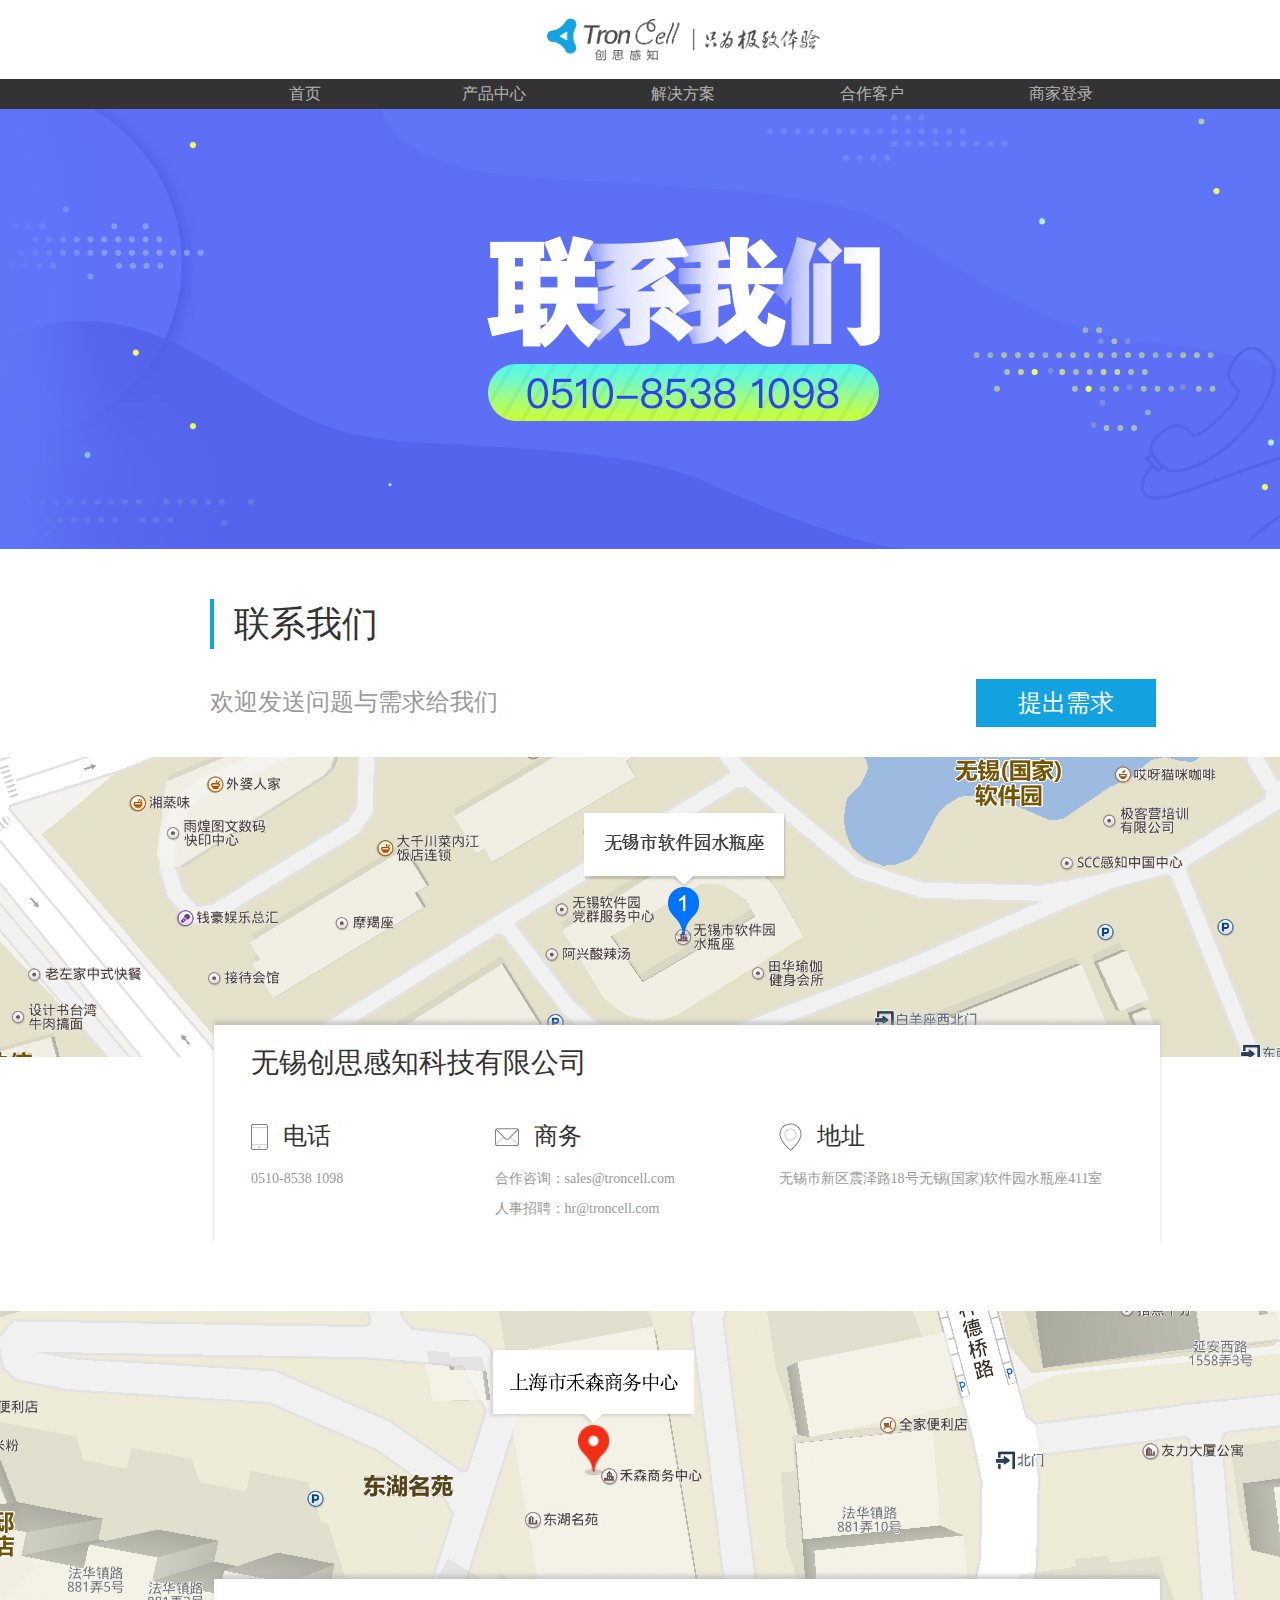
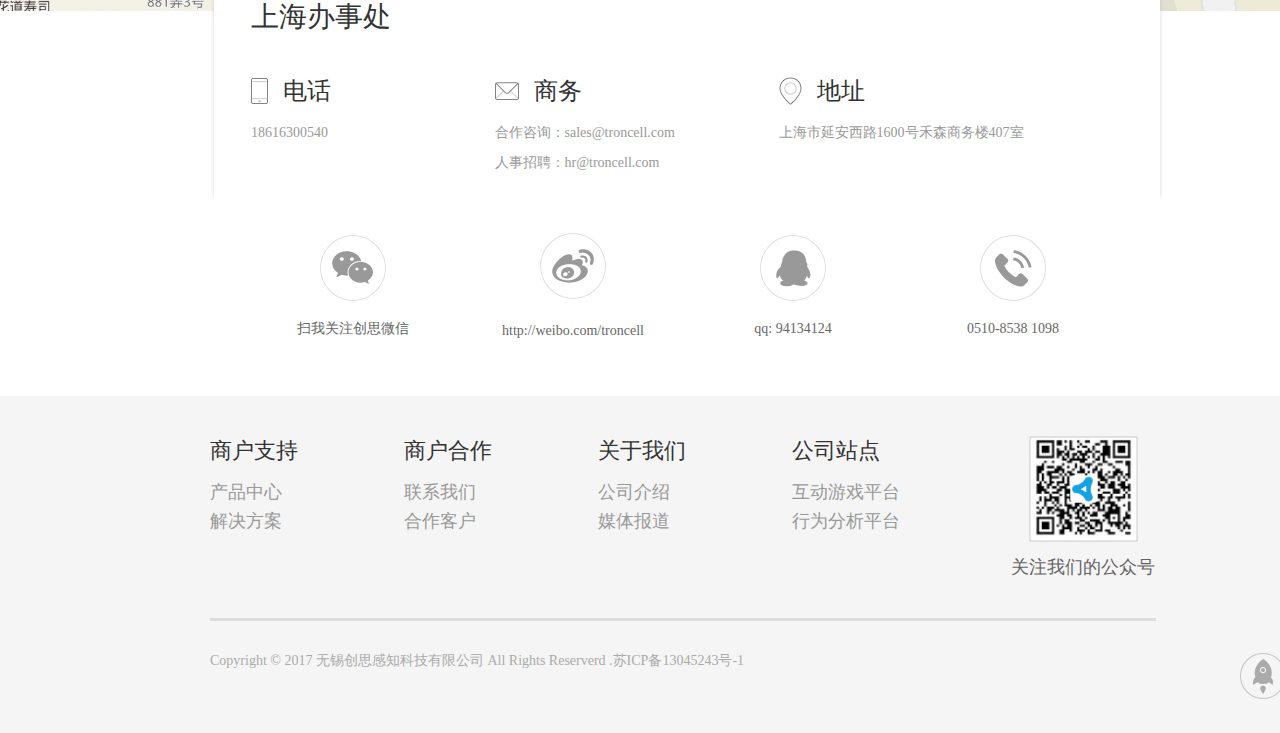
<file: html/contact.html>
<!DOCTYPE html>
<html lang="en">

<head>
  <meta charset="UTF-8">
  <meta http-equiv="X-UA-Compatible" content="ie=edge">
  <title>创思感知</title>

  <link rel="stylesheet" href="../lib/normalize.css">
  <link rel="stylesheet" href="../lib/element-ui/index.css">
  <link rel="stylesheet" href="../css/main.css">
  <link rel="stylesheet" href="../css/contact.css">
</head>

<body>
  <!-- 顶部logo及菜单 -->
  <header>
    <div id="logo" class="borderbox">
      <img id="menuButton" class="menuButton" src="../img/menubutton_normal.png" alt="menu">
    </div>
    <div class="header01">
      <div class="menu-group">
        <ul class="noStyle menu-ul">
          <li class="inline">
            <a class="noStyle inline menu-item" href="./index.html">首页</a>
          </li>
          <li class="inline">
            <a class="noStyle" href="./drainage.html">
              <div class="noStyle pointer inline menu-product menu-item">
                <span>产品中心</span>
                <div id="product-menu">
                  <div class="stfont product-type">
                    <a class="noStyle" href="./drainage.html">引流应用</a>
                  </div>
                  <div class="hr0"></div>
                  <div class="stfont product-type">
                    <a class="noStyle" href="./shop.html">购物应用</a>
                  </div>
                  <div class="hr0"></div>
                  <div class="stfont product-type">
                    <a class="noStyle" href="./behavioranalysis.html">行为分析</a>
                  </div>
                </div>
              </div>
            </a>
          </li>
          <li class="inline">
            <a class="noStyle inline menu-item" href="./program.html">解决方案</a>
          </li>
          <li class="inline">
            <a class="noStyle inline menu-item" href="./cooperation.html">合作客户</a>
          </li>
          <li class="inline">
            <a class="noStyle inline menu-item" href="../html/login.html">商家登录</a>
          </li>
        </ul>
      </div>
    </div>
    <div class="header02">
      <div class="mobileMenuGroup">
        <div class="mobileitem">
          <a class="noStyle" href="../html/index.html">首页</a>
        </div>
        <div class="mobileitem">
          <a class="noStyle" href="../html/drainage.html">引流应用</a>
        </div>
        <div class="mobileitem">
          <a class="noStyle" href="../html/shop.html">购物应用</a>
        </div>
        <div class="mobileitem">
          <a class="noStyle" href="../html/behavioranalysis.html">行为分析</a>
        </div>
        <div class="mobileitem">
          <a class="noStyle" href="../html/program.html">解决方案</a>
        </div>
        <div class="mobileitem">
          <a class="noStyle" href="../html/cooperation.html">合作客户</a>
        </div>
        <div class="mobileitem">
          <a class="noStyle" href="../html/about.html">公司介绍</a>
        </div>
        <div class="mobileitem selected">
          <a class="noStyle" href="../html/contact.html">联系我们</a>
        </div>
        <div class="mobileitem">
          <a class="noStyle" href="../html/login.html">商家登录</a>
        </div>
      </div>
    </div>
  </header>
  <!-- banner -->
  <div class="banner contact_banner">
    <img src="../img/contact/banner.png" alt="">
  </div>
  <div class="main" id="app">
    <!-- 内容 -->
    <div class="content">
      <div class="borderbox item contact">
        <div class="borderbox inline stfont title">联系我们</div>
        <div class="contactusRoot">
          <div class="contactus">欢迎发送问题与需求给我们</div>
          <div @click="dialogVisible = true" class="contactusbutton">
            提出需求
          </div>

          <el-dialog :visible.sync="dialogVisible" style="display:none" v-show="dialogVisible == true" custom-class="require-dialog">
            <div class="dialog_title">
              <hr class="leftline" />
              <span>你想说些什么</span>
              <hr class="rightline" />
            </div>
            <div class="nameandcontact">
              <input v-model="name" placeholder="姓名"></input>
              <input v-model="contact" placeholder="联系方式"></input>
            </div>
            <div class="dialog-content">我希望得到以下帮助</div>

            <div class="dialog-checkbox">
              <div class="checkboxitem">
                <input type="checkbox" id="item01" class="mycheckbox" value="产品资料" v-model="checkedNames">
                <label for="item01"></label>
                <div class="checkboxlabel">产品资料</div>
              </div>
              <div class="checkboxitem">
                <input type="checkbox" id="item02" class="mycheckbox" value="产品价格" v-model="checkedNames">
                <label for="item02"></label>
                <div class="checkboxlabel">产品价格</div>
              </div>
              <div class="checkboxitem">
                <input type="checkbox" id="item03" class="mycheckbox" value="软件演示" v-model="checkedNames">
                <label for="item03"></label>
                <div class="checkboxlabel">软件演示</div>
              </div>
              <div class="checkboxitem">
                <input type="checkbox" id="item04" class="mycheckbox" value="合作咨询" v-model="checkedNames">
                <label for="item04"></label>
                <div class="checkboxlabel">合作咨询</div>
              </div>
            </div>
            <div slot="footer" class="dialog-footer">
              <div class="submit" @click="submit()">完成并提交</div>
            </div>
          </el-dialog>

        </div>

        <div class="address">
          <div class="NewgreyBG bg01"></div>
          <a href="http://map.baidu.com/?newmap=1&shareurl=1&l=21&tn=B_NORMAL_MAP&hb=B_SATELLITE_STREET&c=13400575,3674632&s=s%26wd%3D%E6%97%A0%E9%94%A1%E5%B8%82%E6%96%B0%E5%8C%BA%E9%9C%87%E6%B3%BD%E8%B7%AF18%E5%8F%B7%E6%97%A0%E9%94%A1(%E5%9B%BD%E5%AE%B6)%E8%BD%AF%E4%BB%B6%E5%9B%AD%E6%B0%B4%E7%93%B6%E5%BA%A7411%E5%AE%A4%26c%3D315"
            target="view_window">
            <div class="bitmap"></div>
          </a>
          <div class="contactus_bg">
            <img src="../img/contact/contactus_bg.png" alt="">
            <p class="intro_title">无锡创思感知科技有限公司</p>
            <div class="intro_content">
              <el-row :gutter="20">
                <el-col :span="6">
                  <div class="contact-content">
                    <div class="contactico">
                      <img src="../img/contact/phone_ico.png" alt="">
                      <p>电话</p>
                    </div>
                    <p>0510-8538 1098</p>
                  </div>
                </el-col>
                <el-col :span="7">
                  <div class="contact-content">
                    <div class="contactico">
                      <img src="../img/contact/email_ico.png" alt="">
                      <p>商务</p>
                    </div>
                    <p>合作咨询：sales@troncell.com</p>
                    <p>人事招聘：hr@troncell.com</p>
                  </div>
                </el-col>
                <el-col :span="10">
                  <div class="contact-content">
                    <div class="contactico">
                      <img src="../img/contact/address_ico.png" alt="">
                      <p>地址</p>
                    </div>
                    <p>无锡市新区震泽路18号无锡(国家)软件园水瓶座411室</p>
                  </div>
                </el-col>
              </el-row>
            </div>
          </div>
        </div>
        <div style="margin-bottom:0px" class="address">
          <div class="NewgreyBG bg02"></div>
          <a href="http://map.baidu.com/?newmap=1&shareurl=1&l=21&tn=B_NORMAL_MAP&hb=B_SATELLITE_STREET&c=13517231,3638249&i=-1,0&s=s%26wd%3D%E4%B8%8A%E6%B5%B7%E5%B8%82%E5%BB%B6%E5%AE%89%E8%A5%BF%E8%B7%AF1600%E5%8F%B7%E7%A6%BE%E6%A3%AE%E5%95%86%E5%8A%A1%E6%A5%BC407%E5%AE%A4%26c%3D315"
            target="view_window">
            <div class="bitmap"></div>
          </a>

          <div class="contactus_bg">
            <img src="../img/contact/contactus_bg.png" alt="">
            <p class="intro_title">上海办事处</p>
            <div class="intro_content">
              <el-row :gutter="20">
                <el-col :span="6">
                  <div class="contact-content">
                    <div class="contactico">
                      <img src="../img/contact/phone_ico.png" alt="">
                      <p>电话</p>
                    </div>
                    <p>18616300540</p>
                  </div>
                </el-col>
                <el-col :span="7">
                  <div class="contact-content">
                    <div class="contactico">
                      <img src="../img/contact/email_ico.png" alt="">
                      <p>商务</p>
                    </div>
                    <p>合作咨询：sales@troncell.com</p>
                    <p>人事招聘：hr@troncell.com</p>
                  </div>
                </el-col>
                <el-col :span="10">
                  <div class="contact-content">
                    <div class="contactico">
                      <img src="../img/contact/address_ico.png" alt="">
                      <p>地址</p>
                    </div>
                    <p>上海市延安西路1600号禾森商务楼407室</p>
                  </div>
                </el-col>
              </el-row>
            </div>
          </div>
        </div>
      </div>


      <!-- 联系方式 -->
      <div class="borderbox item ">
        <div class="contactgroup">
          <div class="groupitem" id="wechat">
            <img src="../img/about/wechat_normal.png" alt="">
            <span>扫我关注创思微信</span>
            <div class="wechatTooltip">
              <img src="../img/about/wechat_tooltip.png" alt="">
            </div>
          </div>
          <div class="groupitem" id="weibo">
            <a target="view_window" href="http://weibo.com/troncell">
              <img src="../img/about/weibo_normal.png" alt="">
            </a>
            <span>http://weibo.com/troncell</span>
          </div>
          <div class="groupitem" id="qq">
            <img src="../img/about/qq_normal.png" alt="">
            <span>qq: 94134124</span>
          </div>
          <div class="groupitem" id="phone">
            <img src="../img/about/phone_normal.png" alt="">
            <span>0510-8538 1098</span>
          </div>
        </div>
      </div>
    </div>

  </div>
  <!-- 页脚 -->
  <footer class="borderbox">
    <div class="footer01">
      <div class="footer-margin">
        <div class="link-group clear">
          <div class="links-item">
            <p class="link-title">商户支持</p>
            <a href="./drainage.html" class="noStyle block link">产品中心</a>
            <a href="./program.html" class="noStyle block link">解决方案</a>
          </div>
          <div class="links-item">
            <p class="link-title">商户合作</p>
            <a href="./contact.html" class="noStyle block link">联系我们</a>
            <a href="./cooperation.html" class="noStyle block link">合作客户</a>
          </div>
          <div class="links-item">
            <p class="link-title">关于我们</p>
            <a href="./about.html" class="noStyle block link">公司介绍</a>
            <a href="./news.html" class="noStyle block link">媒体报道</a>
          </div>
          <div class="links-item">
            <p class="link-title">公司站点</p>
            <a href="http://game.troncell.com/" target="view_window" class="noStyle block link">互动游戏平台</a>
            <a target="view_window" href="http://hooters.troncell.com/" class="noStyle block link">行为分析平台</a>
          </div>
          <div class="links-item wx">
            <img src="../img/wx.png" alt="微信公众号">
            <br>
            <span>关注我们的公众号</span>
          </div>
        </div>
        <div class="hr1"></div>
        <div class="inline copy">Copyright &copy; 2017 无锡创思感知科技有限公司 All Rights Reserverd .苏ICP备13045243号-1</div>
      </div>
    </div>
    <div class="footer02">
      <div class="footeritem01">
        <img src="../img/address_ico.png" alt="">
        <span>0510-8538 1098</span>
      </div>
      <div class="footeritem01">
        <img src="../img/email_ico.png" alt="">
        <span>sales@troncell.com</span>
      </div>
      <div class="footeritem01">
        <img src="../img/address_ico.png" alt="">
        <span>无锡市新区震泽路18号无锡(国家)软件园水瓶座411室</span>
      </div>
      <div class="footeritem02">
        <a class="noStyle" href="http://game.troncell.com/" target="view_window">互动游戏平台</a>
      </div>
      <div class="footeritem02">
        <a class="noStyle" target="view_window" href="http://hooters.troncell.com/">行为分析平台</a>
      </div>
      <div class="footeritem01">
        Copyright © 2017 无锡创思感知科技有限公司 All Rights Reserverd .苏ICP备13045243号-1
      </div>
    </div>
    <div id="toTop" class="pointer"></div>
  </footer>

  <script src="../lib/vue/vue.min.js"></script>
  <script src="../lib/element-ui/index.js"></script>
  <script src="../lib/jquery-3.2.1.min.js"></script>
  <script src="../js/contact.js"></script>
  <script src="../js/toTop.js"></script>
</body>

</html>
</file>
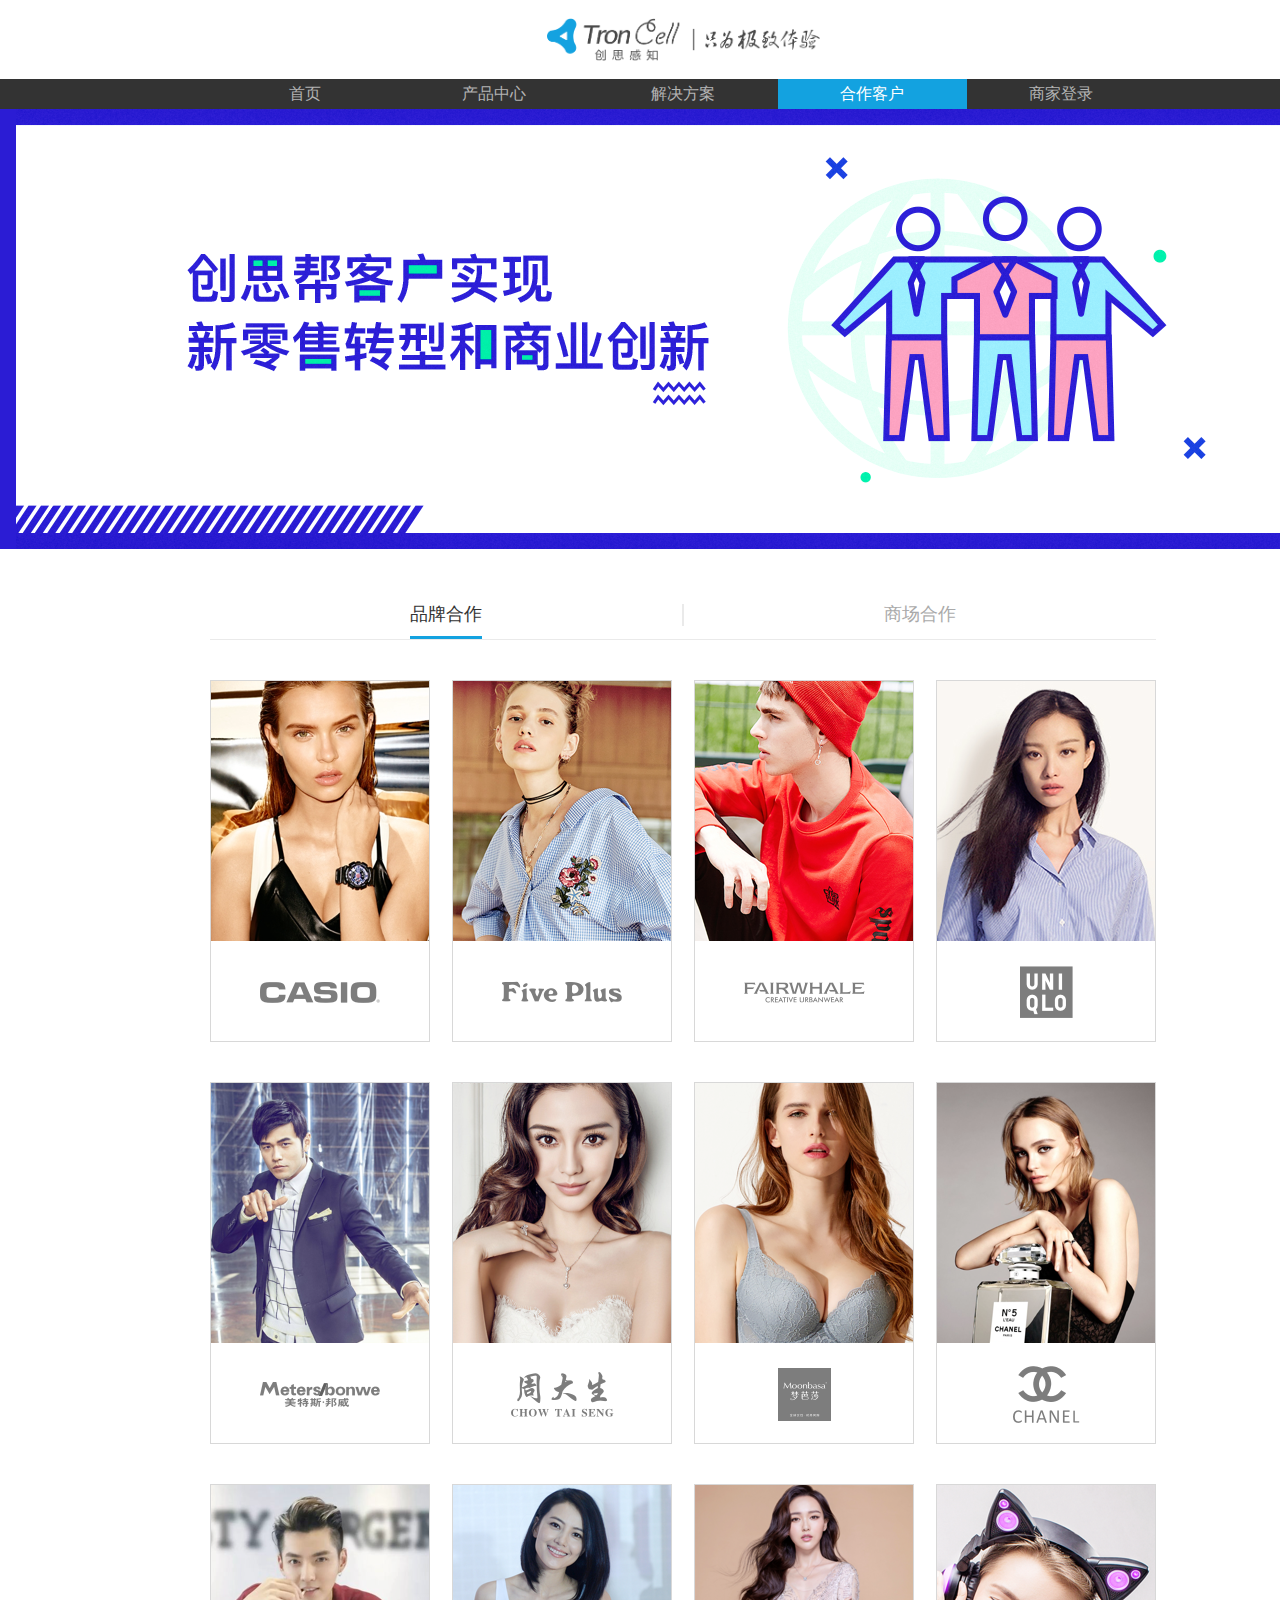
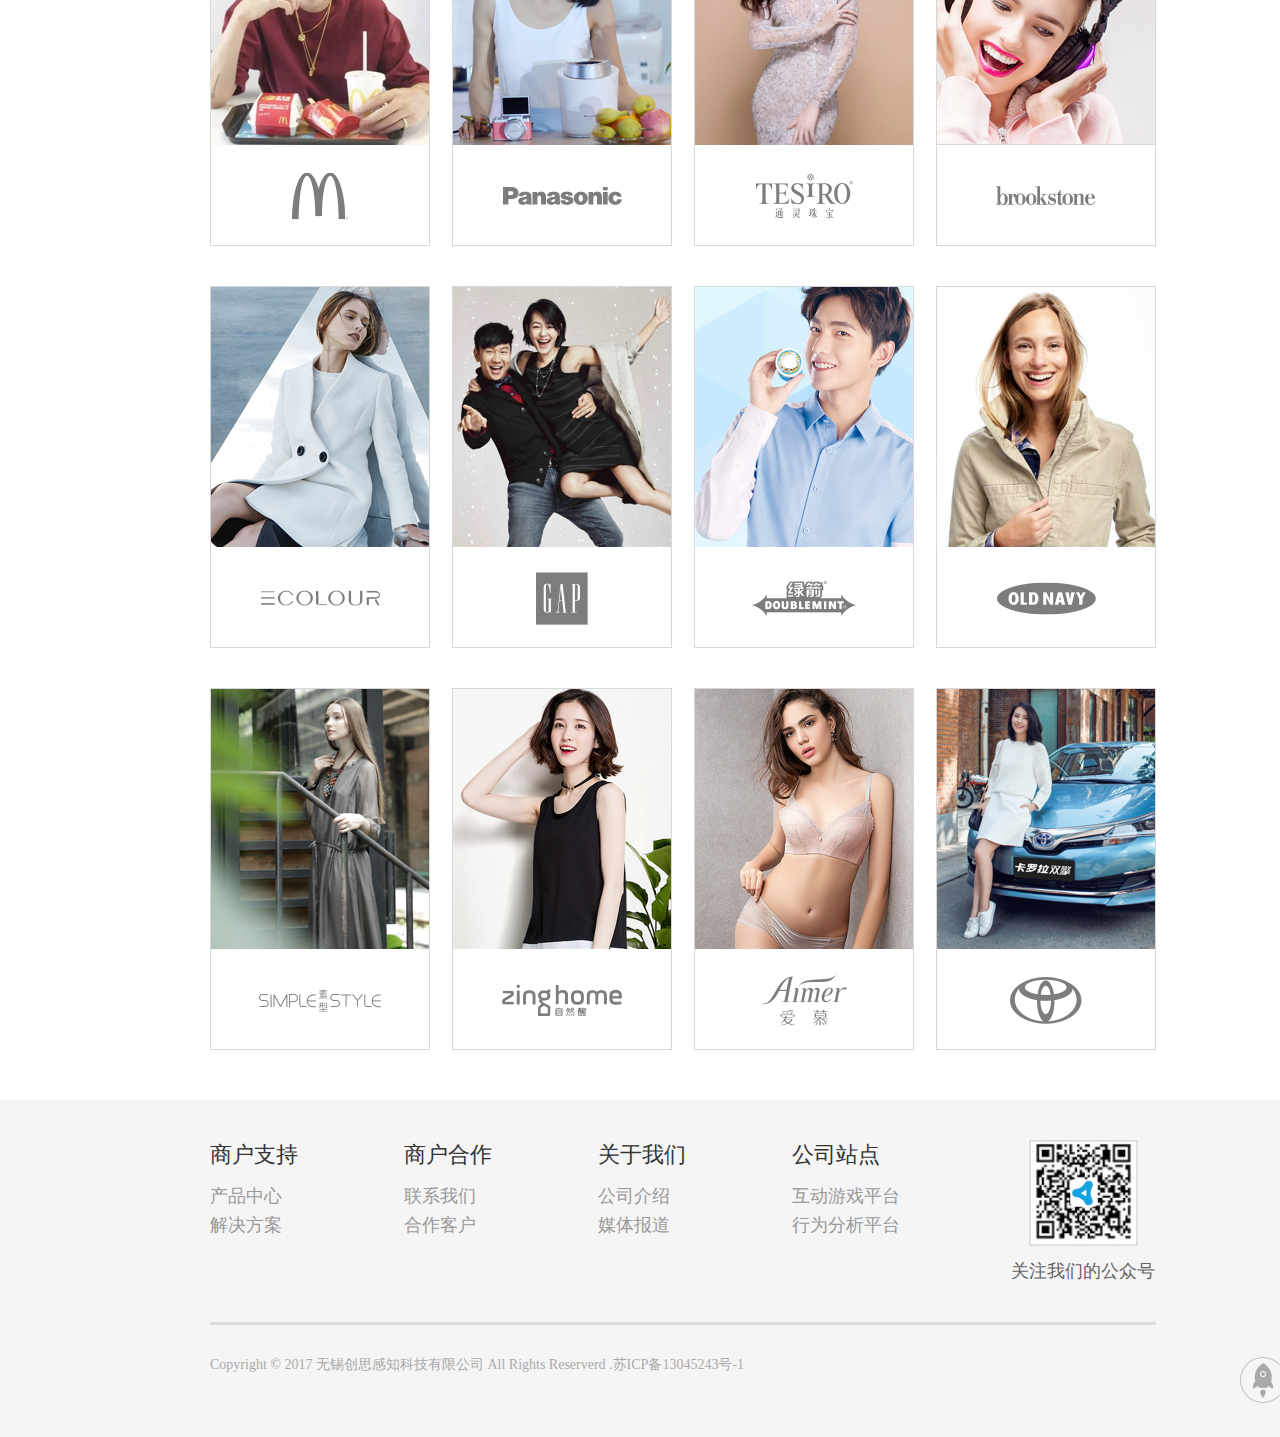
<file: html/cooperation.html>
<!DOCTYPE html>
<html lang="en">

<head>
  <meta charset="UTF-8">
  <meta http-equiv="X-UA-Compatible" content="ie=edge">
  <title>创思感知</title>

  <link rel="stylesheet" href="../lib/normalize.css">
  <link rel="stylesheet" href="../lib/element-ui/index.css">
  <link rel="stylesheet" href="../css/main.css">
  <link rel="stylesheet" href="../css/cooperation.css">
</head>

<body>
  <!-- 顶部logo及菜单 -->
  <header>
    <div id="logo" class="borderbox">
      <img id="menuButton" class="menuButton" src="../img/menubutton_normal.png" alt="menu">
    </div>
    <div class="header01">
      <div class="menu-group">
        <ul class="noStyle menu-ul">
          <li class="inline">
            <a class="noStyle inline menu-item" href="./index.html">首页</a>
          </li>
          <li class="inline">
            <a class="noStyle" href="./drainage.html">
              <div class="noStyle pointer inline menu-product menu-item">
                <span>产品中心</span>
                <div id="product-menu">
                  <div class="stfont product-type">
                    <a class="noStyle" href="./drainage.html">引流应用</a>
                  </div>
                  <div class="hr0"></div>
                  <div class="stfont product-type">
                    <a class="noStyle" href="./shop.html">购物应用</a>
                  </div>
                  <div class="hr0"></div>
                  <div class="stfont product-type">
                    <a class="noStyle" href="./behavioranalysis.html">行为分析</a>
                  </div>
                </div>
              </div>
              <a class="noStyle" href="./drainage.html">
          </li>
          <li class="inline">
            <a class="noStyle inline menu-item" href="./program.html">解决方案</a>
          </li>
          <li class="inline">
            <a class="noStyle inline menu-item selected" href="./cooperation.html">合作客户</a>
          </li>
          <li class="inline">
            <a class="noStyle inline menu-item" href="../html/login.html">商家登录</a>
          </li>
        </ul>
      </div>
    </div>
    <div class="header02">
      <div class="mobileMenuGroup">
        <div class="mobileitem">
          <a class="noStyle" href="../html/index.html">首页</a>
        </div>
        <div class="mobileitem">
          <a class="noStyle" href="../html/drainage.html">引流应用</a>
        </div>
        <div class="mobileitem">
          <a class="noStyle" href="../html/shop.html">购物应用</a>
        </div>
        <div class="mobileitem">
          <a class="noStyle" href="../html/behavioranalysis.html">行为分析</a>
        </div>
        <div class="mobileitem">
          <a class="noStyle" href="../html/program.html">解决方案</a>
        </div>
        <div class="mobileitem selected">
          <a class="noStyle" href="../html/cooperation.html">合作客户</a>
        </div>
        <div class="mobileitem">
          <a class="noStyle" href="../html/about.html">公司介绍</a>
        </div>
        <div class="mobileitem">
          <a class="noStyle" href="../html/contact.html">联系我们</a>
        </div>
        <div class="mobileitem">
          <a class="noStyle" href="../html/login.html">商家登录</a>
        </div>
      </div>
    </div>
  </header>
  <div class="banner">
    <img src="../img/cooperation/banner.png" alt="">
  </div>
  <div class="main">
    <!-- 内容 -->
    <div class="content" id="app">

      <div class="borderbox item cooperation">
        <div class="horizontal-menu">
          <div class="borderbox pointer stfont menu-item" :class="{selected:selectedType==='brands'}" @click="changeSelected('brands')">
            <div>品牌合作</div>
          </div>
          <div class="menu-br"></div>
          <div class="borderbox pointer stfont menu-item" :class="{selected:selectedType==='malls'}" @click="changeSelected('malls')">
            <div>商场合作</div>
          </div>
        </div>
        <div class="cooperation-brands">
          <div class="brand-group">
            <div class="brand-item" v-for="(item, index) in brands" :key="item.url" :style="{'background-image': getbg(item)}" @mouseover="item.isHover = true"
              @mouseout="item.isHover = false">
              <div class="brand-logo">
                <img :src="item.isHover?item.urlPressed:item.url" alt="">
              </div>
            </div>
          </div>
        </div>
      </div>
    </div>
  </div>
  <!-- 页脚 -->
  <footer class="borderbox">
    <div class="footer01">
      <div class="footer-margin">
        <div class="link-group clear">
          <div class="links-item">
            <p class="link-title">商户支持</p>
            <a href="./drainage.html" class="noStyle block link">产品中心</a>
            <a href="./program.html" class="noStyle block link">解决方案</a>
          </div>
          <div class="links-item">
            <p class="link-title">商户合作</p>
            <a href="./contact.html" class="noStyle block link">联系我们</a>
            <a href="./cooperation.html" class="noStyle block link">合作客户</a>
          </div>
          <div class="links-item">
            <p class="link-title">关于我们</p>
            <a href="./about.html" class="noStyle block link">公司介绍</a>
            <a href="./news.html" class="noStyle block link">媒体报道</a>
          </div>
          <div class="links-item">
            <p class="link-title">公司站点</p>
            <a href="http://game.troncell.com/" target="view_window" class="noStyle block link">互动游戏平台</a>
            <a target="view_window" href="http://hooters.troncell.com/" class="noStyle block link">行为分析平台</a>
          </div>
          <div class="links-item wx">
            <img src="../img/wx.png" alt="微信公众号">
            <br>
            <span>关注我们的公众号</span>
          </div>
        </div>
        <div class="hr1"></div>
        <div class="inline copy">Copyright &copy; 2017 无锡创思感知科技有限公司 All Rights Reserverd .苏ICP备13045243号-1</div>
      </div>
    </div>
    <div class="footer02">
      <div class="footeritem01">
        <img src="../img/address_ico.png" alt="">
        <span>0510-8538 1098</span>
      </div>
      <div class="footeritem01">
        <img src="../img/email_ico.png" alt="">
        <span>sales@troncell.com</span>
      </div>
      <div class="footeritem01">
        <img src="../img/address_ico.png" alt="">
        <span>无锡市新区震泽路18号无锡(国家)软件园水瓶座411室</span>
      </div>
      <div class="footeritem02">
        <a class="noStyle" href="http://game.troncell.com/" target="view_window">互动游戏平台</a>
      </div>
      <div class="footeritem02">
        <a class="noStyle" target="view_window" href="http://hooters.troncell.com/">行为分析平台</a>
      </div>
      <div class="footeritem01">
        Copyright © 2017 无锡创思感知科技有限公司 All Rights Reserverd .苏ICP备13045243号-1
      </div>
    </div>
    <div id="toTop" class="pointer">
      <!-- <img src="../img/totop.png" alt="返回顶部"> -->
    </div>
  </footer>
  <script src="../lib/vue/vue.min.js"></script>
  <script src="../lib/element-ui/index.js"></script>
  <script src="../lib/jquery-3.2.1.min.js"></script>
  <script src="../js/toTop.js"></script>
  <script src="../js/cooperation.js"></script>
</body>

</html>
</file>
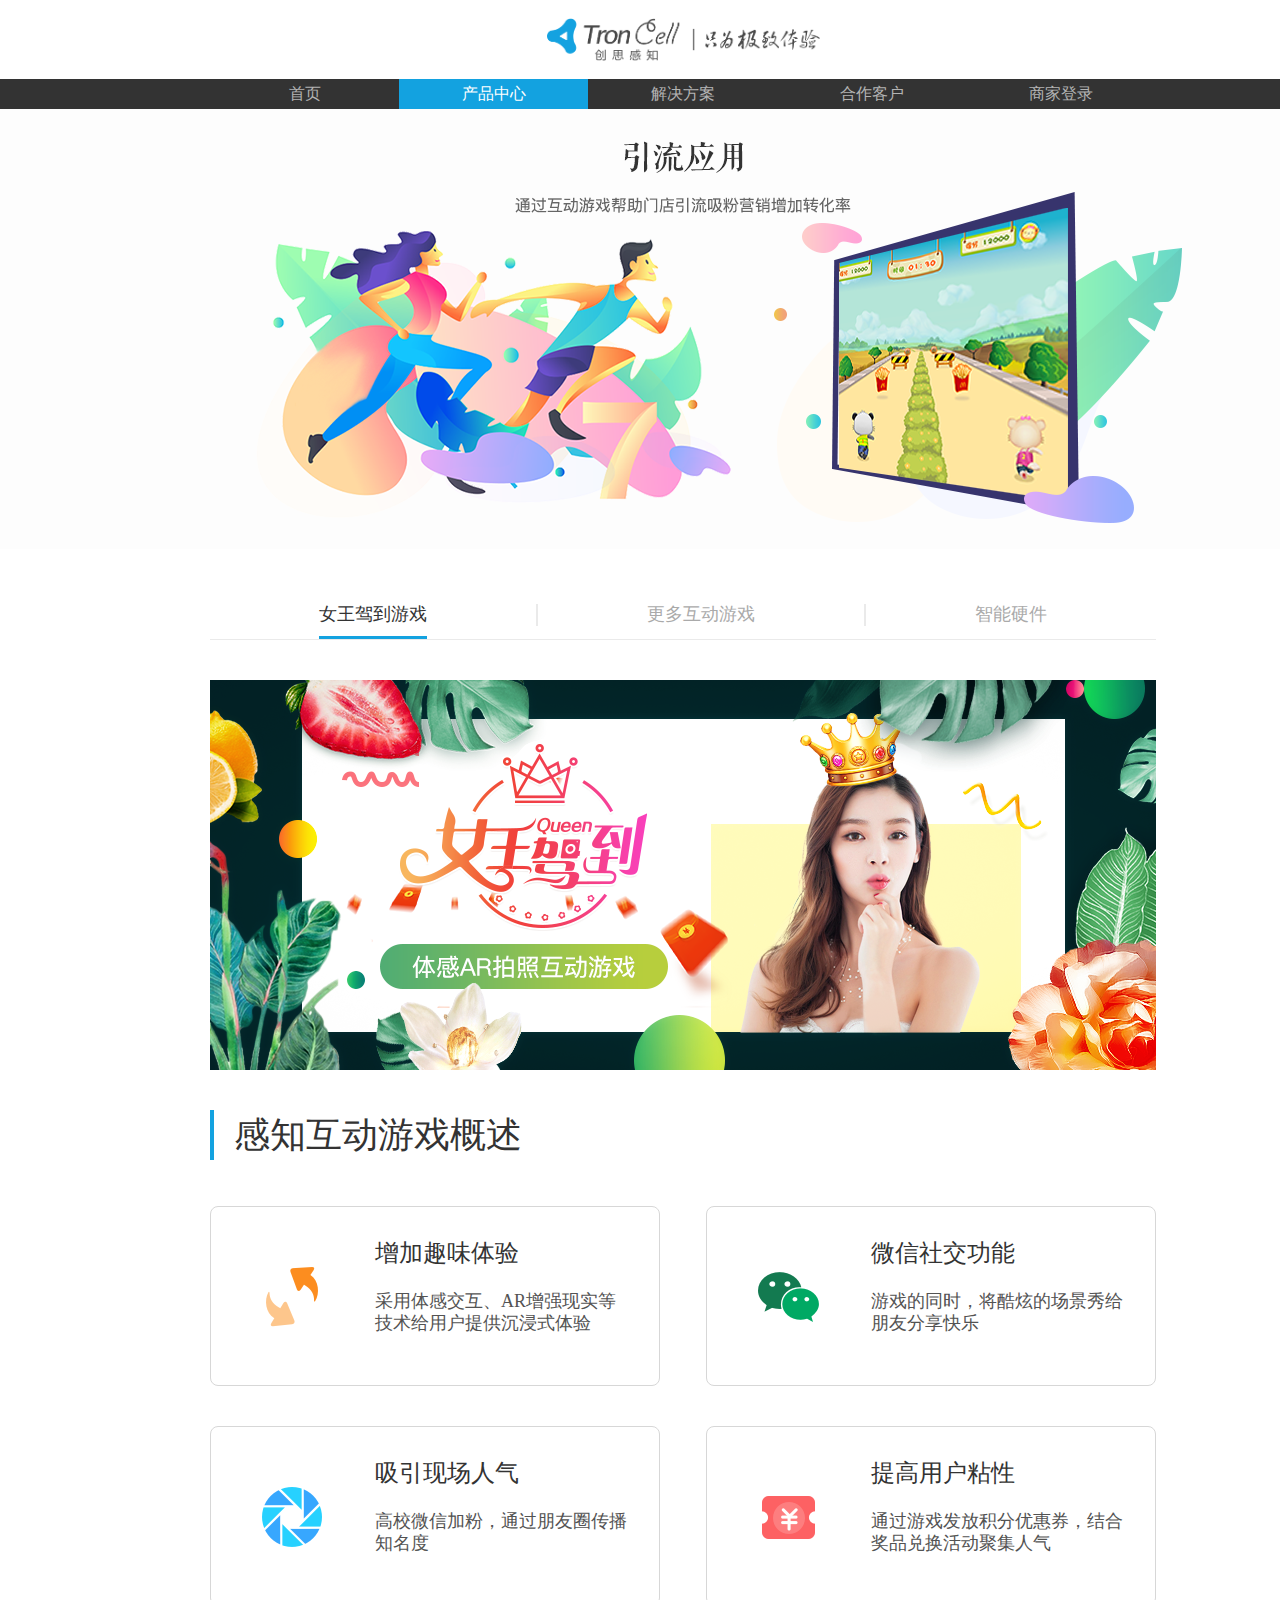
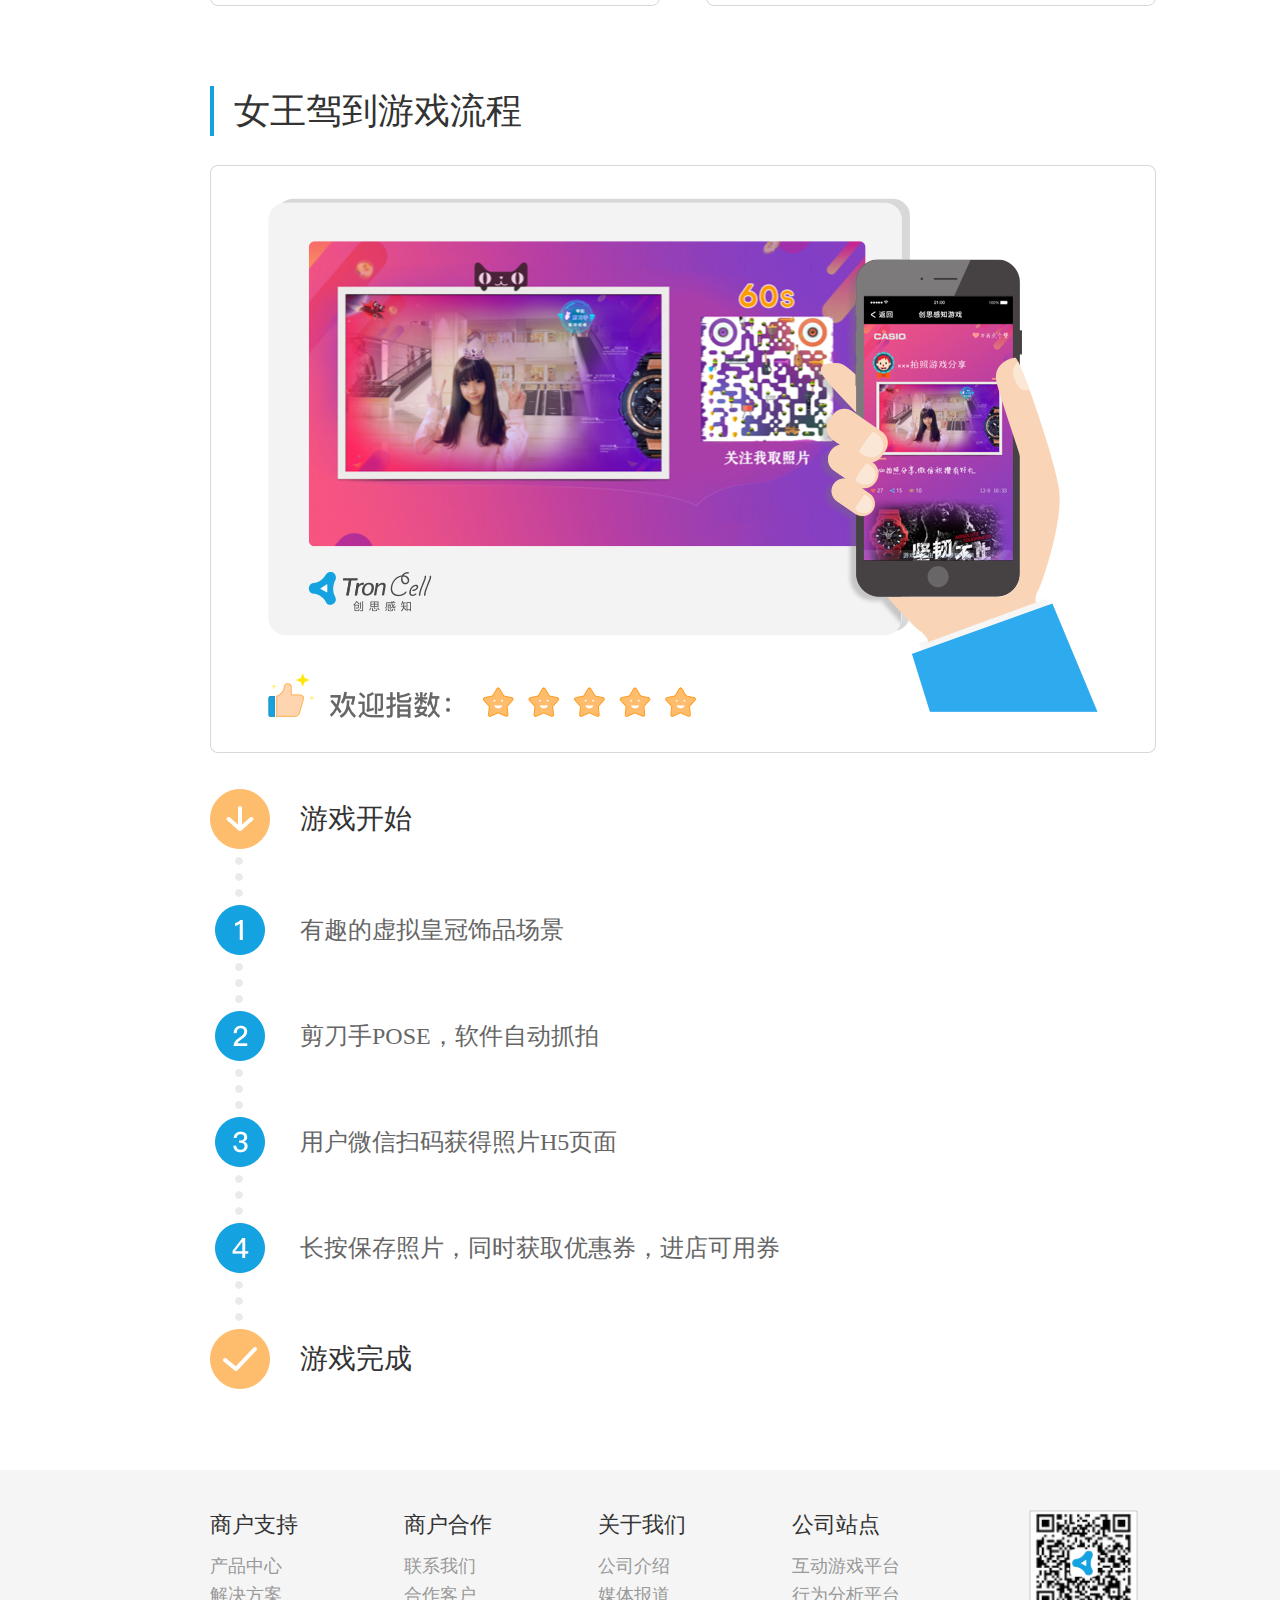
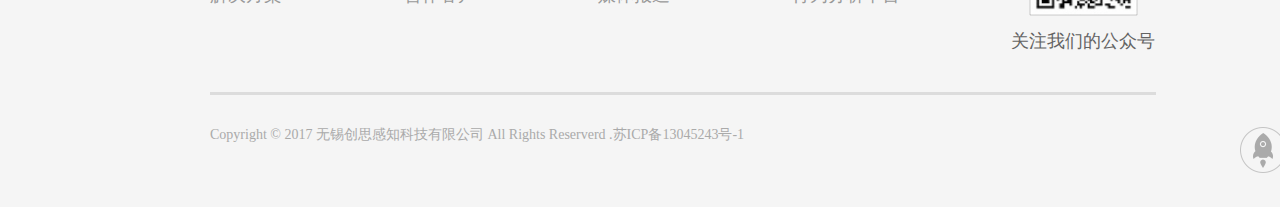
<file: html/drainage.html>
<!DOCTYPE html>
<html lang="en">

<head>
  <meta charset="UTF-8">
  <meta http-equiv="X-UA-Compatible" content="ie=edge">
  <title>创思感知</title>

  <link rel="stylesheet" href="../lib/normalize.css">
  <link rel="stylesheet" href="../lib/element-ui/index.css">
  <link rel="stylesheet" href="../css/main.css">
  <link rel="stylesheet" href="../css/drainage.css">
</head>

<body>
  <!-- 顶部logo及菜单 -->
  <header>
    <div id="logo" class="borderbox">
      <img id="menuButton" class="menuButton" src="../img/menubutton_normal.png" alt="menu">
    </div>
    <div class="header01">
      <div class="menu-group">
        <ul class="noStyle menu-ul">
          <li class="inline">
            <a class="noStyle inline menu-item" href="./index.html">首页</a>
          </li>
          <li class="inline">
            <a class="noStyle" href="./drainage.html">
              <div class="noStyle pointer inline menu-product menu-item selected">
                <span>产品中心</span>
                <div id="product-menu">
                  <div class="stfont product-type selected">
                    <a class="noStyle" href="./drainage.html">引流应用</a>
                  </div>
                  <div class="hr0"></div>
                  <div class="stfont product-type">
                    <a class="noStyle" href="./shop.html">购物应用</a>
                  </div>
                  <div class="hr0"></div>
                  <div class="stfont product-type">
                    <a class="noStyle" href="./behavioranalysis.html">行为分析</a>
                  </div>
                </div>
              </div>
            </a>
          </li>
          <li class="inline">
            <a class="noStyle inline menu-item" href="./program.html">解决方案</a>
          </li>
          <li class="inline">
            <a class="noStyle inline menu-item" href="./cooperation.html">合作客户</a>
          </li>
          <li class="inline">
            <a class="noStyle inline menu-item" href="../html/login.html">商家登录</a>
          </li>
        </ul>
      </div>
    </div>
    <div class="header02">
      <div class="mobileMenuGroup">
        <div class="mobileitem">
          <a class="noStyle" href="../html/index.html">首页</a>
        </div>
        <div class="mobileitem selected">
          <a class="noStyle" href="../html/drainage.html">引流应用</a>
        </div>
        <div class="mobileitem">
          <a class="noStyle" href="../html/shop.html">购物应用</a>
        </div>
        <div class="mobileitem">
          <a class="noStyle" href="../html/behavioranalysis.html">行为分析</a>
        </div>
        <div class="mobileitem">
          <a class="noStyle" href="../html/program.html">解决方案</a>
        </div>
        <div class="mobileitem">
          <a class="noStyle" href="../html/cooperation.html">合作客户</a>
        </div>
        <div class="mobileitem">
          <a class="noStyle" href="../html/about.html">公司介绍</a>
        </div>
        <div class="mobileitem">
          <a class="noStyle" href="../html/contact.html">联系我们</a>
        </div>
        <div class="mobileitem">
          <a class="noStyle" href="../html/login.html">商家登录</a>
        </div>
      </div>
    </div>
  </header>
  <div class="banner">
    <img src="../img/drainage/banner.png" alt="">
  </div>
  <div class="main">

    <!-- 内容 -->
    <div class="content" id="app">

      <div class="borderbox item item-menu">
        <div class="horizontal-menu">
          <div class="borderbox pointer stfont menu-item" :class="{selected:selectedType==='queen'}" @click="changeSelected('queen')">
            <div>女王驾到游戏</div>
          </div>
          <div class="menu-br"></div>
          <div class="borderbox pointer stfont menu-item" :class="{selected:selectedType==='more'}" @click="changeSelected('more')">
            <div>更多互动游戏</div>
          </div>
          <div class="menu-br"></div>
          <div class="borderbox pointer stfont menu-item" :class="{selected:selectedType==='hardware'}" @click="changeSelected('hardware')">
            <div>智能硬件</div>
          </div>
        </div>
      </div>
      <div class="borderbox item fontSize0 item-banner" v-if="selectedType!=='hardware'">
        <img :src="getImage" alt="">
      </div>
      <div v-show="selectedType==='queen'">
        <div class="borderbox item item-overview">
          <div class="borderbox inline stfont title">
            感知互动游戏概述
          </div>
          <div class="borderbox overview-content">
            <div class="borderbox overview-item">
              <div class="inline icomargin">
                <img class="imgCenter" src="../img/drainage/interaction-ico.png" alt="">
              </div>
              <div class="inline textmargin">
                <div class="stfont overview-title">增加趣味体验</div>
                <div class="stfont overview-text">采用体感交互、AR增强现实等技术给用户提供沉浸式体验</div>
              </div>
            </div>
            <div class="borderbox overview-item">
              <div class="inline icomargin">
                <img class="imgCenter" src="../img/drainage/wx-ico.png" alt="">
              </div>
              <div class="inline textmargin">
                <div class="stfont overview-title">微信社交功能</div>
                <div class="stfont overview-text">游戏的同时，将酷炫的场景秀给朋友分享快乐</div>
              </div>
            </div>
            <div class="borderbox overview-item">
              <div class="inline icomargin">
                <img class="imgCenter" src="../img/drainage/popularity-ico.png" alt="">
              </div>
              <div class="inline textmargin">
                <div class="stfont overview-title">吸引现场人气</div>
                <div class="stfont overview-text">高校微信加粉，通过朋友圈传播知名度</div>
              </div>
            </div>
            <div class="borderbox overview-item">
              <div class="inline icomargin">
                <img class="imgCenter" src="../img/drainage/viscosity-ico.png" alt="">
              </div>
              <div class="inline textmargin">
                <div class="stfont overview-title">提高用户粘性</div>
                <div class="stfont overview-text">通过游戏发放积分优惠券，结合奖品兑换活动聚集人气</div>
              </div>
            </div>
          </div>
        </div>
        <div class="borderbox item item-process">
          <div class="borderbox inline stfont title">
            女王驾到游戏流程
          </div>
          <div class="borderbox process-content">
            <div class="fontSize0 exponent-margin">
              <img src="../img/drainage/exponent.png" alt="">
            </div>
            <div class="step-margin">
              <img src="../img/drainage/timeline.png" alt="">
              <span class="inline stfont step-ends" id="step-1">游戏开始</span>
              <span class="inline stfont" id="step-2">有趣的虚拟皇冠饰品场景</span>
              <span class="inline stfont" id="step-3">剪刀手POSE，软件自动抓拍</span>
              <span class="inline stfont" id="step-4">用户微信扫码获得照片H5页面</span>
              <span class="inline stfont" id="step-5">长按保存照片，同时获取优惠券，进店可用券</span>
              <span class="inline stfont step-ends" id="step-6">游戏完成</span>
            </div>
          </div>
        </div>
      </div>
      <div v-show="selectedType==='more'">
        <div class="borderbox item item-classification">
          <div class="borderbox inline stfont title">
            感知互动游戏产品分类
          </div>
          <div class="inline pointer more" @click="getMore">
            查看更多
          </div>
          <div class="classification-content">
            <div class="classification-item">
              <div class="item-text">
                <img src="../img/drainage/photo-ico.png" alt="">
                <div class="stfont classification-title">拍照类</div>
                <div class="stfont classification-content">所见即所得，沉浸式体验，
                  <br>增强现实场景，一“剪”自拍。</div>
              </div>
              <img src="../img/drainage/photo-type.png" alt="">
            </div>
            <!-- 带有灰色背景 -->
            <div class="hasBg-margin" id="hasBg-1">
            </div>
            <div class="classification-item hasbg">
              <div class="item-text">
                <img src="../img/drainage/sport-ico.png" alt="">
                <div class="stfont classification-title">竞技类</div>
                <div class="stfont classification-content">商品植入，更具竞技性，
                  <br>多玩家轮流PK，支持排行榜。</div>
              </div>
              <img src="../img/drainage/sport-type.png" alt="">
            </div>
            <div class="classification-item">
              <div class="item-text">
                <img src="../img/drainage/lottery-ico.png" alt="">
                <div class="stfont classification-title">抽奖类</div>
                <div class="stfont classification-content">在线注册报名，扫码签到显示头像，
                  <br>互动弹幕大乱聊，激动人心抽奖。</div>
              </div>
              <img src="../img/drainage/lottery-type.png" alt="">
            </div>
          </div>
        </div>
        <!-- 带有灰色背景 -->
        <div class="hasBg-margin" id="hasBg-2">
        </div>
        <div class="borderbox item item-more">
          <div class="stfont text">如果你对互动游戏感兴趣，请点击下面</div>
          <div class="stfont pointer more-btn" @click="getMore">了解更多</div>
        </div>
      </div>
      <div v-show="selectedType==='hardware'">
        <div class="adaptation1 fontSize0 clear">
          <img src="../img/drainage/somatosensory.png" alt="">
          <div class="adaptation-description">
            <div class="stfont subtitle">kinect体感互动</div>
            <div class="stfont text">新奇的体感感受，
              <br>超乎想象的准确精度。</div>
            <div class="img-group">
              <img src="../img/drainage/game-ico.png" alt="">
              <img src="../img/drainage/accurate-ico.png" alt="">
            </div>
          </div>
        </div>
        <div class="hasBg-margin" id="hasBg-3">
        </div>
        <div class="adaptation2 fontSize0 clear">
          <div class="adaptation-description">
            <div class="stfont subtitle">适配各种显示器型号</div>
            <div class="stfont text">液晶、拼接、投影各类大屏均可承载，适配支持1080P的各尺寸显示器。
            </div>
            <div class="img-group">
              <img src="../img/drainage/led-ico.png" alt="">
              <img src="../img/drainage/screens-ico.png" alt="">
            </div>
          </div>
          <img src="../img/drainage/HD.png" alt="">
        </div>
        <div class="details">
          <div class="inline detail-item">
            <img src="../img/drainage/exponent-ico.png" alt="">
            <div class="stfont img-description">kinect体感互动</div>
            <div class="stfont detail-item-subtitle">全新的体验感受</div>
            <div class="stfont detail-item-text">不用任何按键，就可以选择好各种选项并进入游戏，精度超乎想象。</div>
          </div>
          <div class="inline detail-item">
            <img src="../img/drainage/nuc-ico.png" alt="">
            <div class="stfont img-description">NUC套件</div>
            <div class="stfont detail-item-subtitle">睿频加速更少等待时间</div>
            <div class="stfont detail-item-text">intel4代以上I3、I5处理器搭载睿频加速技术，超强处理能力和响应速度。</div>
          </div>
        </div>
      </div>
    </div>

  </div>
  <!-- 页脚 -->
  <footer class="borderbox">
    <div class="footer01">
      <div class="footer-margin">
        <div class="link-group clear">
          <div class="links-item">
            <p class="link-title">商户支持</p>
            <a href="./drainage.html" class="noStyle block link">产品中心</a>
            <a href="./program.html" class="noStyle block link">解决方案</a>
          </div>
          <div class="links-item">
            <p class="link-title">商户合作</p>
            <a href="./contact.html" class="noStyle block link">联系我们</a>
            <a href="./cooperation.html" class="noStyle block link">合作客户</a>
          </div>
          <div class="links-item">
            <p class="link-title">关于我们</p>
            <a href="./about.html" class="noStyle block link">公司介绍</a>
            <a href="./news.html" class="noStyle block link">媒体报道</a>
          </div>
          <div class="links-item">
            <p class="link-title">公司站点</p>
            <a href="http://game.troncell.com/" target="view_window" class="noStyle block link">互动游戏平台</a>
            <a target="view_window" href="http://hooters.troncell.com/" class="noStyle block link">行为分析平台</a>
          </div>
          <div class="links-item wx">
            <img src="../img/wx.png" alt="微信公众号">
            <br>
            <span>关注我们的公众号</span>
          </div>
        </div>
        <div class="hr1"></div>
        <div class="inline copy">Copyright &copy; 2017 无锡创思感知科技有限公司 All Rights Reserverd .苏ICP备13045243号-1</div>
      </div>
    </div>
    <div class="footer02">
      <div class="footeritem01">
        <img src="../img/address_ico.png" alt="">
        <span>0510-8538 1098</span>
      </div>
      <div class="footeritem01">
        <img src="../img/email_ico.png" alt="">
        <span>sales@troncell.com</span>
      </div>
      <div class="footeritem01">
        <img src="../img/address_ico.png" alt="">
        <span>无锡市新区震泽路18号无锡(国家)软件园水瓶座411室</span>
      </div>
      <div class="footeritem02">
        <a class="noStyle" href="http://game.troncell.com/" target="view_window">互动游戏平台</a>
      </div>
      <div class="footeritem02">
        <a class="noStyle" target="view_window" href="http://hooters.troncell.com/">行为分析平台</a>
      </div>
      <div class="footeritem01">
        Copyright © 2017 无锡创思感知科技有限公司 All Rights Reserverd .苏ICP备13045243号-1
      </div>
    </div>
    <div id="toTop" class="pointer">
      <!-- <img src="../img/totop.png" alt="返回顶部"> -->
    </div>
  </footer>
  <script src="../lib/vue/vue.min.js"></script>
  <script src="../lib/element-ui/index.js"></script>
  <script src="../lib/jquery-3.2.1.min.js"></script>
  <script src="../js/toTop.js"></script>
  <script src="../js/drainage.js"></script>
</body>

</html>
</file>
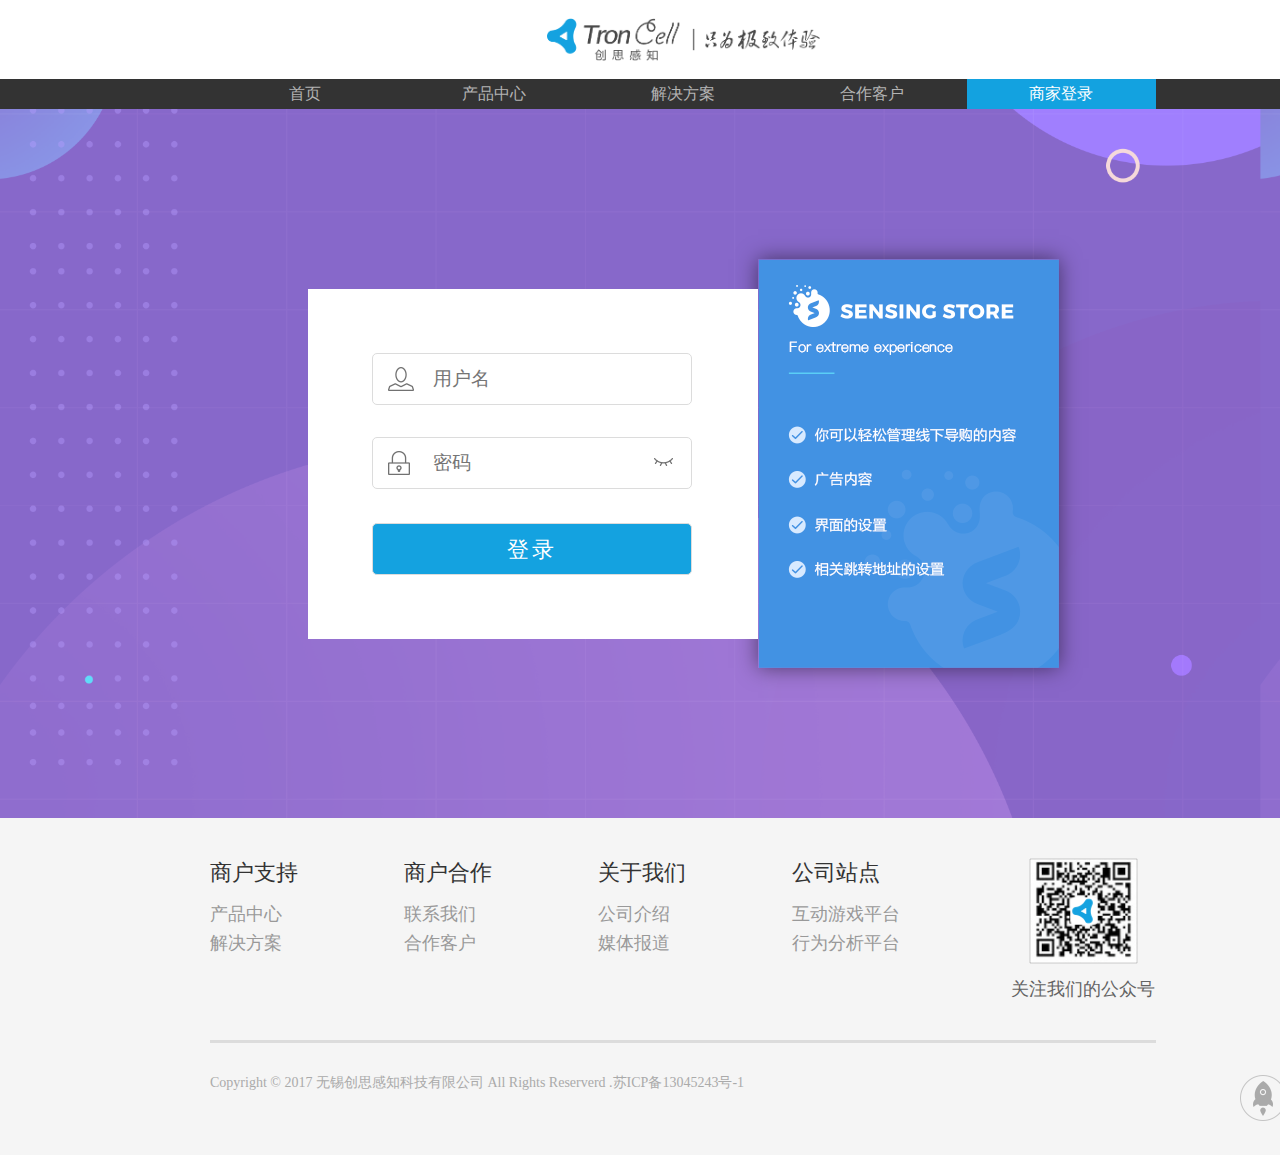
<file: html/login.html>
<!DOCTYPE html>
<html lang="en">

<head>
  <meta charset="UTF-8">
  <meta http-equiv="X-UA-Compatible" content="ie=edge">
  <title>登录</title>
  <link rel="stylesheet" href="../lib/normalize.css">
  <link rel="stylesheet" href="../css/login.css">
  <link rel="stylesheet" href="../css/main.css">
</head>

<body>
  <!-- 顶部logo及菜单 -->
  <header>
    <div id="logo" class="borderbox">
      <img id="menuButton" class="menuButton" src="../img/menubutton_normal.png" alt="menu">
    </div>
    <div class="header01">
      <div class="menu-group">
        <ul class="noStyle menu-ul">
          <li class="inline">
            <a class="noStyle inline menu-item" href="./index.html">首页</a>
          </li>
          <li class="inline">
            <a class="noStyle" href="./drainage.html">
              <div class="noStyle pointer inline menu-product menu-item">
                <span>产品中心</span>
                <div id="product-menu">
                  <div class="stfont product-type">
                    <a class="noStyle" href="./drainage.html">引流应用</a>
                  </div>
                  <div class="hr0"></div>
                  <div class="stfont product-type">
                    <a class="noStyle" href="./shop.html">购物应用</a>
                  </div>
                  <div class="hr0"></div>
                  <div class="stfont product-type">
                    <a class="noStyle" href="./behavioranalysis.html">行为分析</a>
                  </div>
                </div>
              </div>
            </a>
          </li>
          <li class="inline">
            <a class="noStyle inline menu-item" href="./program.html">解决方案</a>
          </li>
          <li class="inline">
            <a class="noStyle inline menu-item" href="./cooperation.html">合作客户</a>
          </li>
          <li class="inline">
            <a class="noStyle inline menu-item selected" href="../html/login.html">商家登录</a>
          </li>
        </ul>
      </div>
    </div>
    <div class="header02">
      <div class="mobileMenuGroup">
        <div class="mobileitem">
          <a class="noStyle" href="../html/index.html">首页</a>
        </div>
        <div class="mobileitem">
          <a class="noStyle" href="../html/drainage.html">引流应用</a>
        </div>
        <div class="mobileitem">
          <a class="noStyle" href="../html/shop.html">购物应用</a>
        </div>
        <div class="mobileitem">
          <a class="noStyle" href="../html/behavioranalysis.html">行为分析</a>
        </div>
        <div class="mobileitem">
          <a class="noStyle" href="../html/program.html">解决方案</a>
        </div>
        <div class="mobileitem">
          <a class="noStyle" href="../html/cooperation.html">合作客户</a>
        </div>
        <div class="mobileitem">
          <a class="noStyle" href="../html/about.html">公司介绍</a>
        </div>
        <div class="mobileitem">
          <a class="noStyle" href="../html/contact.html">联系我们</a>
        </div>
        <div class="mobileitem selected">
          <a class="noStyle" href="../html/login.html">商家登录</a>
        </div>
      </div>
    </div>
  </header>
  <div class="margin" id="app">
    <div class="form-margin">
      <img :src="showPass?'../img/login/eye_on.png':'../img/login/eye_off.png'" class="eye" @click="showPass = !showPass" alt="">
      <input type="text" class="userName" placeholder="用户名" v-model="userName">
      <input :type="showPass?'text':'password'" class="password" placeholder="密码" v-model="password">

      <button class="btn" @click="login">
        登录
      </button>
      <transition name="fade">
        <div class="err-msg" v-show="isError" :class="{isShow: isError}">账户未激活或用户名密码错误</div>
      </transition>
    </div>
    <img src="../img/login/info.png" alt="">
  </div>

  <!-- 页脚 -->
  <footer class="borderbox">
    <div class="footer01">
      <div class="footer-margin">
        <div class="link-group clear">
          <div class="links-item">
            <p class="link-title">商户支持</p>
            <a href="./drainage.html" class="noStyle block link">产品中心</a>
            <a href="./program.html" class="noStyle block link">解决方案</a>
          </div>
          <div class="links-item">
            <p class="link-title">商户合作</p>
            <a href="./contact.html" class="noStyle block link">联系我们</a>
            <a href="./cooperation.html" class="noStyle block link">合作客户</a>
          </div>
          <div class="links-item">
            <p class="link-title">关于我们</p>
            <a href="./about.html" class="noStyle block link">公司介绍</a>
            <a href="./news.html" class="noStyle block link">媒体报道</a>
          </div>
          <div class="links-item">
            <p class="link-title">公司站点</p>
            <a href="http://game.troncell.com/" target="view_window" class="noStyle block link">互动游戏平台</a>
            <a target="view_window" href="http://hooters.troncell.com/" class="noStyle block link">行为分析平台</a>
          </div>
          <div class="links-item wx">
            <img src="../img/wx.png" alt="微信公众号">
            <br>
            <span>关注我们的公众号</span>
          </div>
        </div>
        <div class="hr1"></div>
        <div class="inline copy">Copyright &copy; 2017 无锡创思感知科技有限公司 All Rights Reserverd .苏ICP备13045243号-1</div>
      </div>
    </div>
    <div class="footer02">
      <div class="footeritem01">
        <img src="../img/address_ico.png" alt="">
        <span>0510-8538 1098</span>
      </div>
      <div class="footeritem01">
        <img src="../img/email_ico.png" alt="">
        <span>sales@troncell.com</span>
      </div>
      <div class="footeritem01">
        <img src="../img/address_ico.png" alt="">
        <span>无锡市新区震泽路18号无锡(国家)软件园水瓶座411室</span>
      </div>
      <div class="footeritem02">
        <a class="noStyle" href="http://game.troncell.com/" target="view_window">互动游戏平台</a>
      </div>
      <div class="footeritem02">
        <a class="noStyle" target="view_window" href="http://hooters.troncell.com/">行为分析平台</a>
      </div>
      <div class="footeritem01">
        Copyright © 2017 无锡创思感知科技有限公司 All Rights Reserverd .苏ICP备13045243号-1
      </div>
    </div>
    <div id="toTop" class="pointer"></div>
  </footer>

  <script src="../lib/vue/vue.min.js"></script>
  <script src="../lib/jquery-3.2.1.min.js"></script>
  <script src="../js/login.js"></script>
  <script src="../js/toTop.js"></script>
</body>

</html>
</file>
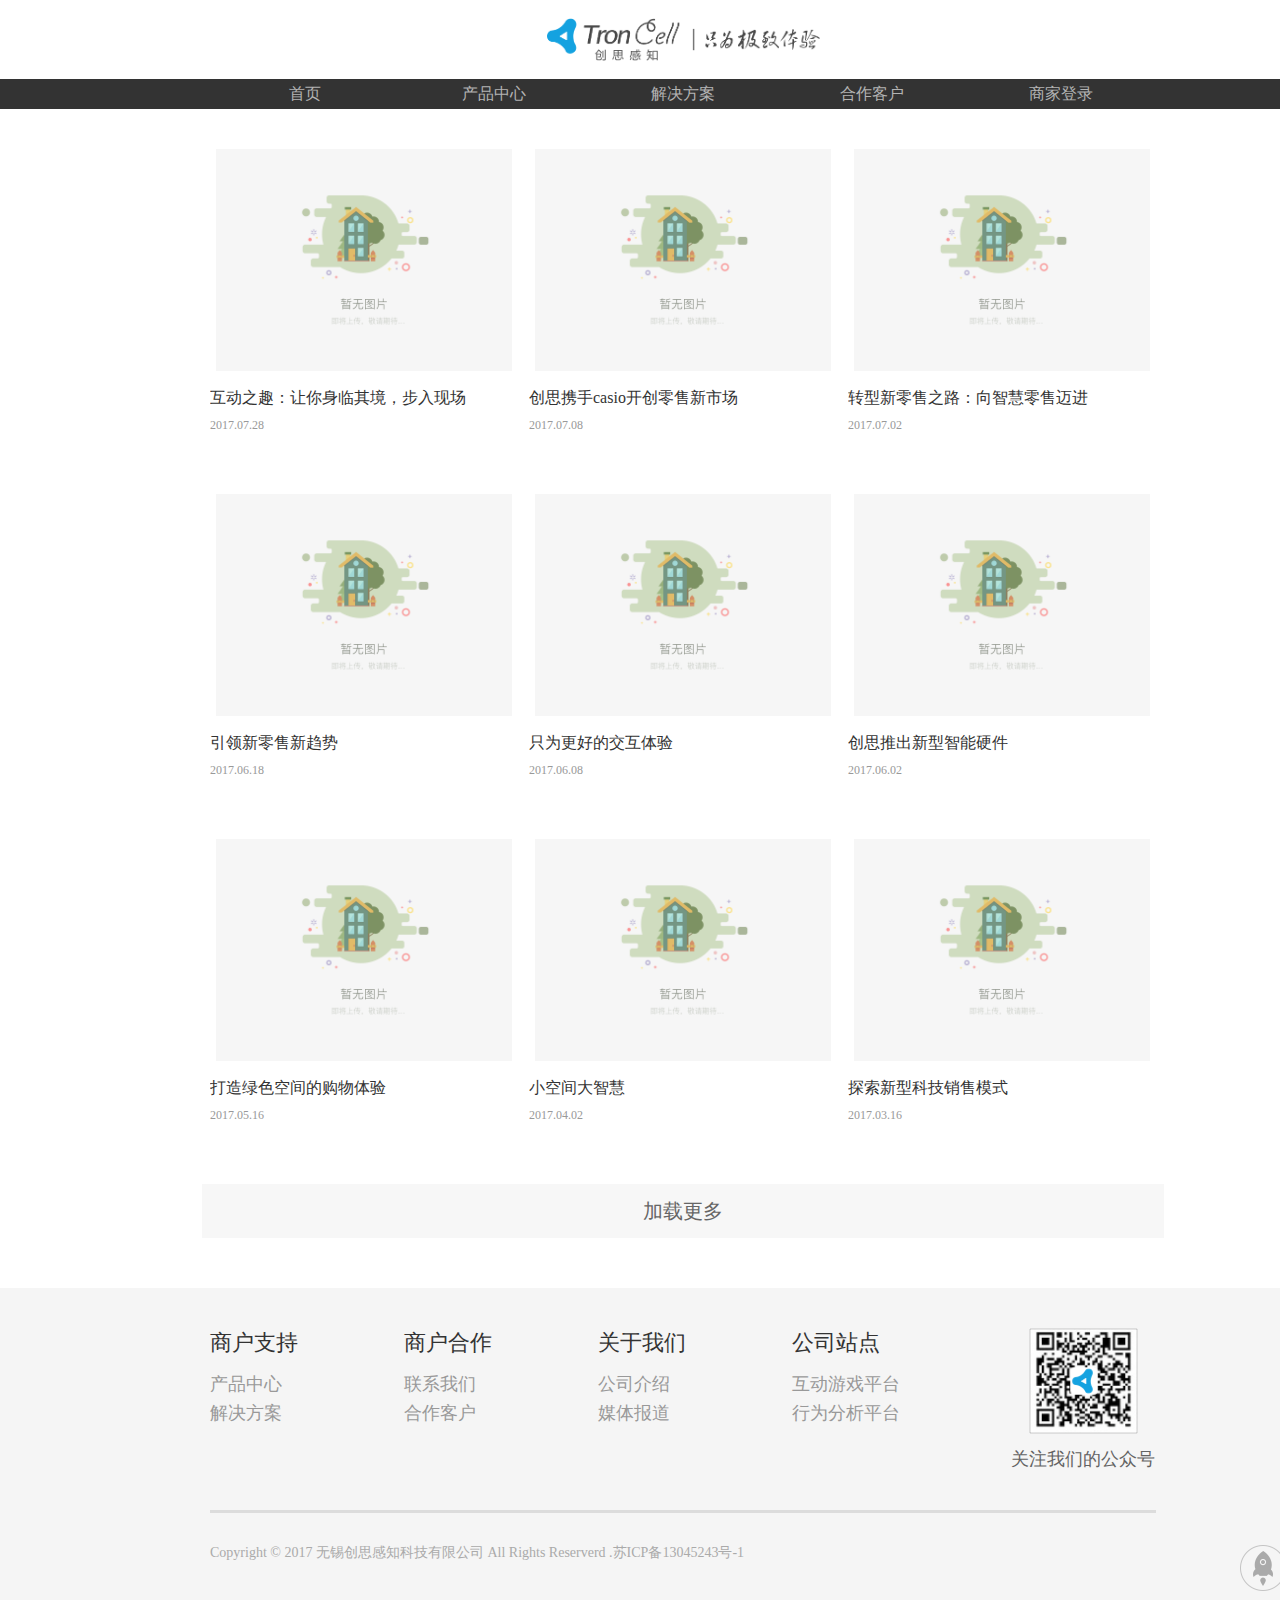
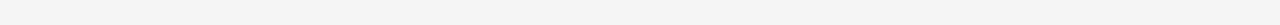
<file: html/news.html>
<!DOCTYPE html>
<html lang="en">

<head>
  <meta charset="UTF-8">
  <meta http-equiv="X-UA-Compatible" content="ie=edge">
  <title>创思感知</title>

  <link rel="stylesheet" href="../lib/normalize.css">
  <link rel="stylesheet" href="../css/main.css">
  <link rel="stylesheet" href="../css/news.css">
</head>

<body>
  <!-- 顶部logo及菜单 -->
  <header>
    <div id="logo" class="borderbox">
      <img id="menuButton" class="menuButton" src="../img/menubutton_normal.png" alt="menu">
    </div>
    <div class="header01">
      <div class="menu-group">
        <ul class="noStyle menu-ul">
          <li class="inline">
            <a class="noStyle inline menu-item" href="./index.html">首页</a>
          </li>
          <li class="inline">
            <a class="noStyle" href="./drainage.html">
              <div class="noStyle pointer inline menu-product menu-item">
                <span>产品中心</span>
                <div id="product-menu">
                  <div class="stfont product-type">
                    <a class="noStyle" href="./drainage.html">引流应用</a>
                  </div>
                  <div class="hr0"></div>
                  <div class="stfont product-type">
                    <a class="noStyle" href="./shop.html">购物应用</a>
                  </div>
                  <div class="hr0"></div>
                  <div class="stfont product-type">
                    <a class="noStyle" href="./behavioranalysis.html">行为分析</a>
                  </div>
                </div>
              </div>
            </a>
          </li>
          <li class="inline">
            <a class="noStyle inline menu-item" href="./program.html">解决方案</a>
          </li>
          <li class="inline">
            <a class="noStyle inline menu-item" href="./cooperation.html">合作客户</a>
          </li>
          <li class="inline">
            <a class="noStyle inline menu-item" href="../html/login.html">商家登录</a>
          </li>
        </ul>
      </div>
    </div>
    <div class="header02">
      <div class="mobileMenuGroup">
        <div class="mobileitem">
          <a class="noStyle" href="../html/index.html">首页</a>
        </div>
        <div class="mobileitem">
          <a class="noStyle" href="../html/drainage.html">引流应用</a>
        </div>
        <div class="mobileitem">
          <a class="noStyle" href="../html/shop.html">购物应用</a>
        </div>
        <div class="mobileitem">
          <a class="noStyle" href="../html/behavioranalysis.html">行为分析</a>
        </div>
        <div class="mobileitem">
          <a class="noStyle" href="../html/program.html">解决方案</a>
        </div>
        <div class="mobileitem">
          <a class="noStyle" href="../html/cooperation.html">合作客户</a>
        </div>
        <div class="mobileitem">
          <a class="noStyle" href="../html/about.html">公司介绍</a>
        </div>
        <div class="mobileitem">
          <a class="noStyle" href="../html/contact.html">联系我们</a>
        </div>
        <div class="mobileitem">
          <a class="noStyle" href="../html/login.html">商家登录</a>
        </div>
      </div>
    </div>
  </header>

  <div class="main">
    <!-- 内容 -->
    <div class="content" id="app">
      <div class="borderbox item news">
        <div class="news-item" v-for="item in news" :key="item.id">
          <div class="img-margin">
            <img :src="item.imgURL||'../img/noImg.png'" :alt="item.title">
          </div>
          <div class="stfont news-title" :title="item.title">
            <a href="#" class="noStyle" v-text="item.title"></a>
          </div>
          <div class="stfont news-time" v-text="item.time"></div>
        </div>
      </div>
      <div class="news-more">
        <span>加载更多</span>
      </div>
    </div>

  </div>

  <!-- 页脚 -->
  <footer class="borderbox">
    <div class="footer01">
      <div class="footer-margin">
        <div class="link-group clear">
          <div class="links-item">
            <p class="link-title">商户支持</p>
            <a href="./drainage.html" class="noStyle block link">产品中心</a>
            <a href="./program.html" class="noStyle block link">解决方案</a>
          </div>
          <div class="links-item">
            <p class="link-title">商户合作</p>
            <a href="./contact.html" class="noStyle block link">联系我们</a>
            <a href="./cooperation.html" class="noStyle block link">合作客户</a>
          </div>
          <div class="links-item">
            <p class="link-title">关于我们</p>
            <a href="./about.html" class="noStyle block link">公司介绍</a>
            <a href="./news.html" class="noStyle block link">媒体报道</a>
          </div>
          <div class="links-item">
            <p class="link-title">公司站点</p>
            <a href="http://game.troncell.com/" target="view_window" class="noStyle block link">互动游戏平台</a>
            <a target="view_window" href="http://hooters.troncell.com/" class="noStyle block link">行为分析平台</a>
          </div>
          <div class="links-item wx">
            <img src="../img/wx.png" alt="微信公众号">
            <br>
            <span>关注我们的公众号</span>
          </div>
        </div>
        <div class="hr1"></div>
        <div class="inline copy">Copyright &copy; 2017 无锡创思感知科技有限公司 All Rights Reserverd .苏ICP备13045243号-1</div>
      </div>
    </div>
    <div class="footer02">
      <div class="footeritem01">
        <img src="../img/address_ico.png" alt="">
        <span>0510-8538 1098</span>
      </div>
      <div class="footeritem01">
        <img src="../img/email_ico.png" alt="">
        <span>sales@troncell.com</span>
      </div>
      <div class="footeritem01">
        <img src="../img/address_ico.png" alt="">
        <span>无锡市新区震泽路18号无锡(国家)软件园水瓶座411室</span>
      </div>
      <div class="footeritem02">
        <a class="noStyle" href="http://game.troncell.com/" target="view_window">互动游戏平台</a>
      </div>
      <div class="footeritem02">
        <a class="noStyle" target="view_window" href="http://hooters.troncell.com/">行为分析平台</a>
      </div>
      <div class="footeritem01">
        Copyright © 2017 无锡创思感知科技有限公司 All Rights Reserverd .苏ICP备13045243号-1
      </div>
    </div>
    <div id="toTop" class="pointer">
      <!-- <img src="../img/totop.png" alt="返回顶部"> -->
    </div>
  </footer>

  <script src="../lib/vue/vue.min.js"></script>
  <script src="../lib/jquery-3.2.1.min.js"></script>
  <script src="../js/toTop.js"></script>
  <script src="../js/news.js"></script>
</body>

</html>
</file>
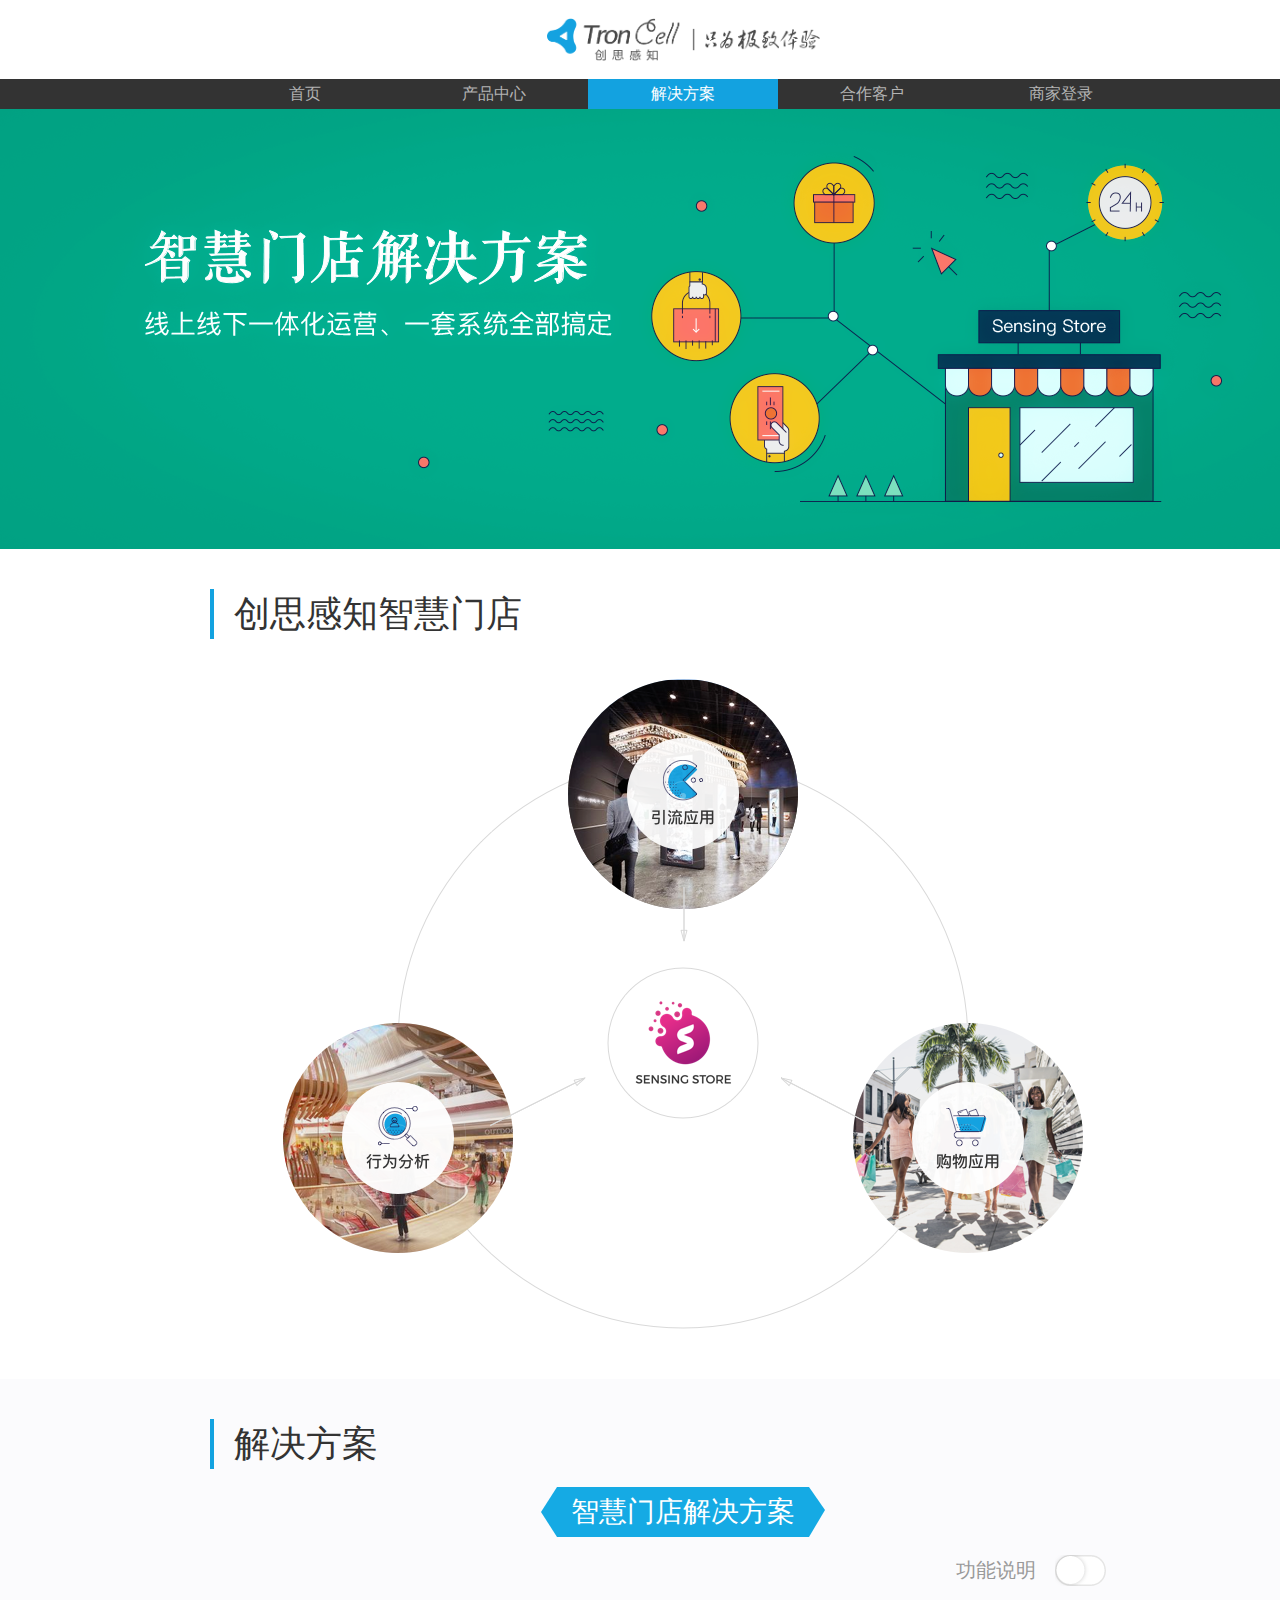
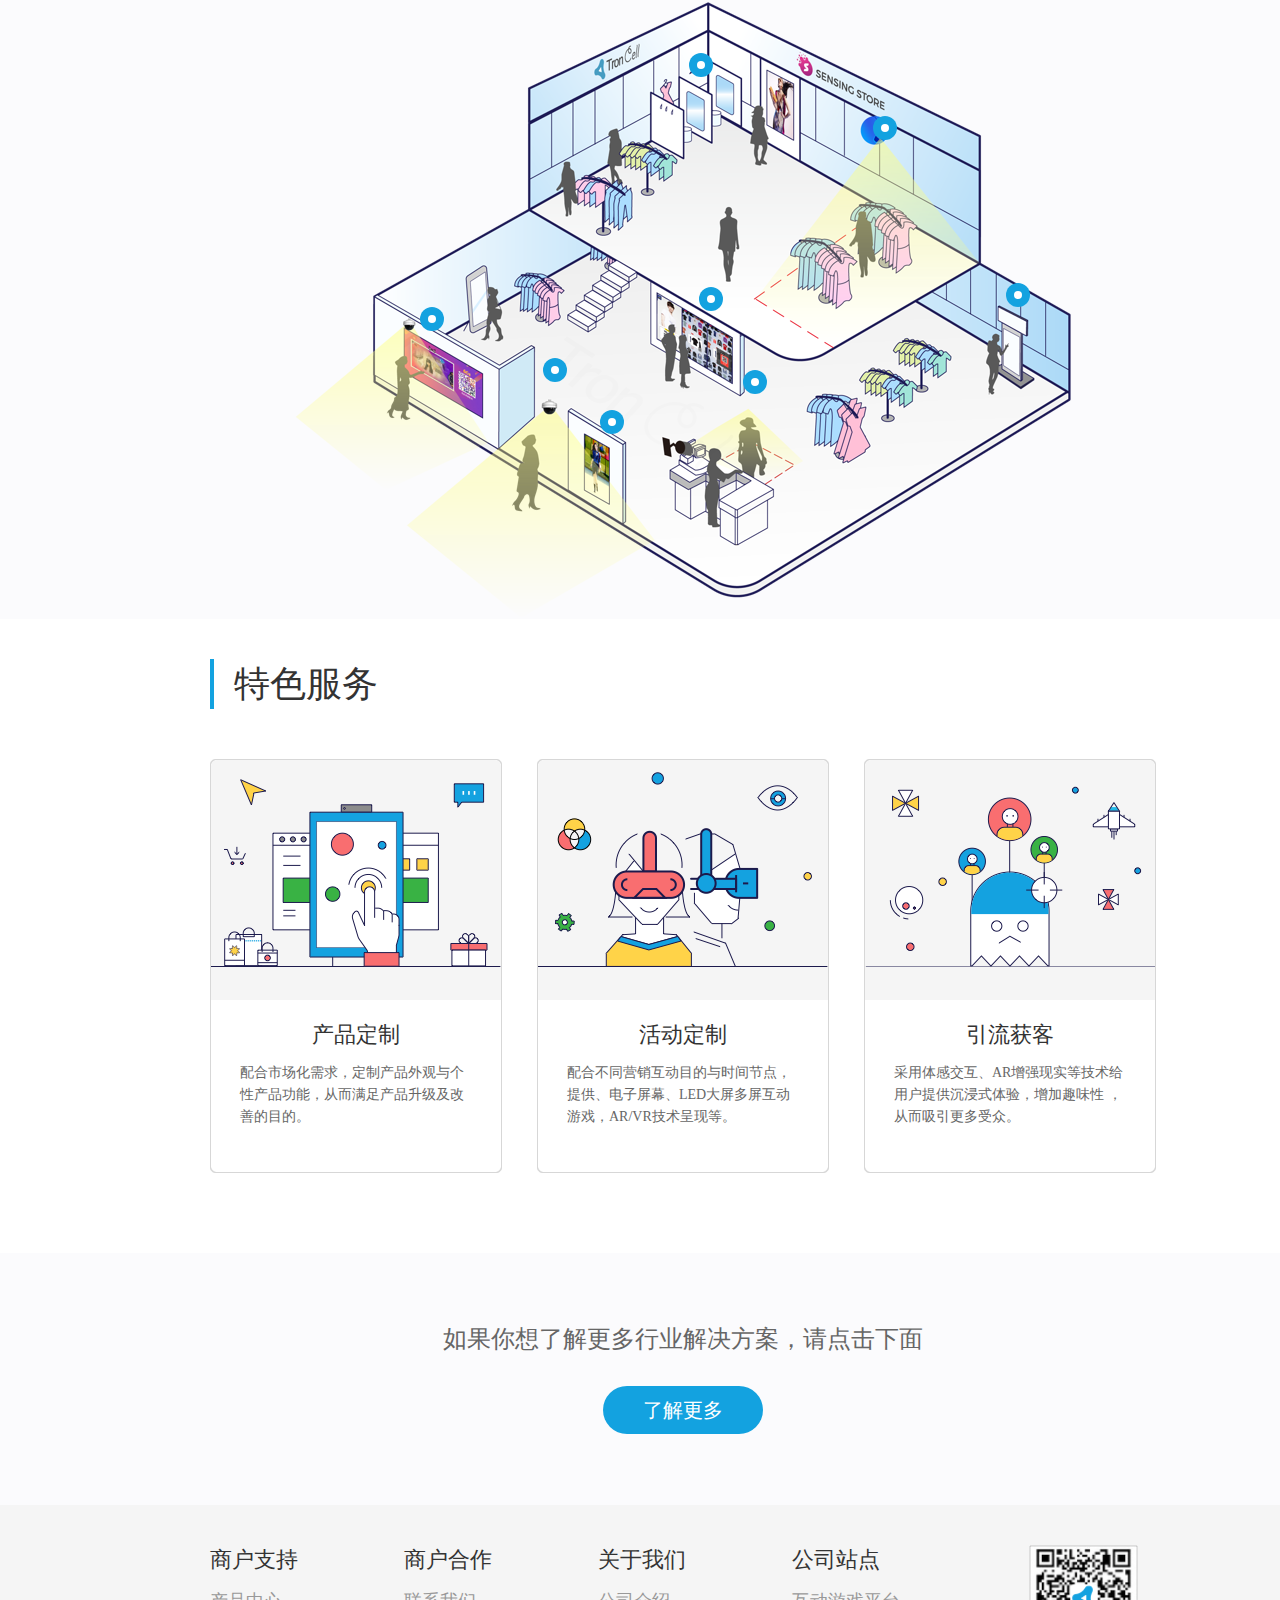
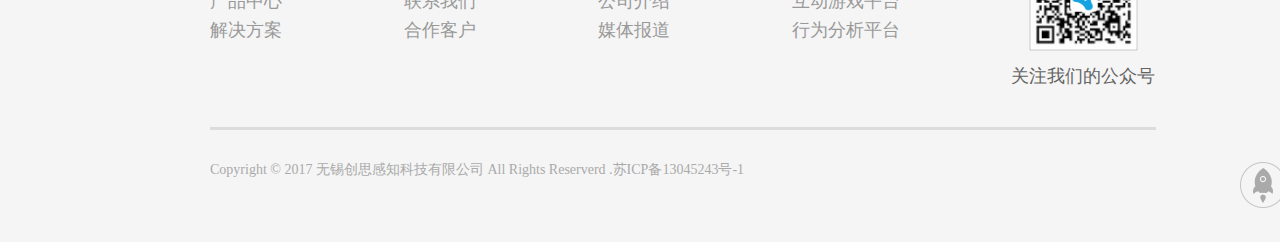
<file: html/program.html>
<!DOCTYPE html>
<html lang="en">

<head>
  <meta charset="UTF-8">
  <meta http-equiv="X-UA-Compatible" content="ie=edge">
  <title>创思感知</title>

  <link rel="stylesheet" href="../lib/normalize.css">
  <link rel="stylesheet" href="../css/main.css">
  <link rel="stylesheet" href="../css/program.css">
</head>

<body>
  <!-- 顶部logo及菜单 -->
  <header>
    <div id="logo" class="borderbox">
      <img id="menuButton" class="menuButton" src="../img/menubutton_normal.png" alt="menu">
    </div>
    <div class="header01">
      <div class="menu-group">
        <ul class="noStyle menu-ul">
          <li class="inline">
            <a class="noStyle inline menu-item" href="./index.html">首页</a>
          </li>
          <li class="inline">
            <a class="noStyle" href="./drainage.html">
              <div class="noStyle pointer inline menu-product menu-item">
                <span>产品中心</span>
                <div id="product-menu">
                  <div class="stfont product-type">
                    <a class="noStyle" href="./drainage.html">引流应用</a>
                  </div>
                  <div class="hr0"></div>
                  <div class="stfont product-type">
                    <a class="noStyle" href="./shop.html">购物应用</a>
                  </div>
                  <div class="hr0"></div>
                  <div class="stfont product-type">
                    <a class="noStyle" href="./behavioranalysis.html">行为分析</a>
                  </div>
                </div>
              </div>
            </a>
          </li>
          <li class="inline">
            <a class="noStyle inline menu-item selected" href="./program.html">解决方案</a>
          </li>
          <li class="inline">
            <a class="noStyle inline menu-item" href="./cooperation.html">合作客户</a>
          </li>
          <li class="inline">
            <a class="noStyle inline menu-item" href="../html/login.html">商家登录</a>
          </li>
        </ul>
      </div>
    </div>
    <div class="header02">
      <div class="mobileMenuGroup">
        <div class="mobileitem">
          <a class="noStyle" href="../html/index.html">首页</a>
        </div>
        <div class="mobileitem">
          <a class="noStyle" href="../html/drainage.html">引流应用</a>
        </div>
        <div class="mobileitem">
          <a class="noStyle" href="../html/shop.html">购物应用</a>
        </div>
        <div class="mobileitem">
          <a class="noStyle" href="../html/behavioranalysis.html">行为分析</a>
        </div>
        <div class="mobileitem selected">
          <a class="noStyle" href="../html/program.html">解决方案</a>
        </div>
        <div class="mobileitem">
          <a class="noStyle" href="../html/cooperation.html">合作客户</a>
        </div>
        <div class="mobileitem">
          <a class="noStyle" href="../html/about.html">公司介绍</a>
        </div>
        <div class="mobileitem">
          <a class="noStyle" href="../html/contact.html">联系我们</a>
        </div>
        <div class="mobileitem">
          <a class="noStyle" href="../html/login.html">商家登录</a>
        </div>
      </div>
    </div>
  </header>
  <div class="banner">
    <img src="../img/program/banner.png" alt="">
  </div>

  <div class="main">
    <!-- 内容 -->
    <div class="content" id="app">
      <div class="borderbox item store">
        <div class="borderbox inline stfont title">
          创思感知智慧门店
        </div>
        <div class="borderbox store-content">
          <img src="../img/program/store.png" alt="">
          <a class="circle-margin" id="circle-1" href="./drainage.html">
            <div class="circle circle1"></div>
            <div class="circle circle2"></div>
            <div class="circle circle3"></div>
          </a>
          <a class="circle-margin" id="circle-2" href="./behavioranalysis.html">
            <div class="circle circle1"></div>
            <div class="circle circle2"></div>
            <div class="circle circle3"></div>
          </a>
          <a class="circle-margin" id="circle-3" href="./shop.html">
            <div class="circle circle1"></div>
            <div class="circle circle2"></div>
            <div class="circle circle3"></div>
          </a>
        </div>
      </div>
      <div class="hasBg-margin" id="hasBg-1">
      </div>
      <div class="borderbox item program">
        <div class="borderbox inline stfont title">
          解决方案
        </div>
        <div class="borderbox program-content">
          <div class="subtitle stfont">智慧门店解决方案</div>
          <div class="control pointer stfont" :class="[isOpen?'open':'close']" @click="isOpen = !isOpen">功能说明</div>
          <div class="clearRight"></div>
          <div class="program-img">
            <img src="../img/index/troncell.png" alt="智慧门店解决方案">
            <div class="pointer point" id="point-1">
              <div class="point-circle-white"></div>
              <div class="point-circle-color"></div>
              <div class="stfont point-text" :class="{allshow:isOpen}">智能魔镜</div>
            </div>
            <div class="pointer point" id="point-2">
              <div class="point-circle-white"></div>
              <div class="point-circle-color"></div>
              <div class="stfont point-text" :class="{allshow:isOpen}">商品关注统计</div>
            </div>
            <div class="pointer point" id="point-3">
              <div class="point-circle-white"></div>
              <div class="point-circle-color"></div>
              <div class="stfont point-text" :class="{allshow:isOpen}">智能云货架</div>
            </div>
            <div class="pointer point" id="point-4">
              <div class="point-circle-white"></div>
              <div class="point-circle-color"></div>
              <div class="stfont point-text" :class="{allshow:isOpen}">智能导购</div>
            </div>
            <div class="pointer point" id="point-5">
              <div class="point-circle-white"></div>
              <div class="point-circle-color"></div>
              <div class="stfont point-text" :class="{allshow:isOpen}">游戏引流</div>
            </div>
            <div class="pointer point" id="point-6">
              <div class="point-circle-white"></div>
              <div class="point-circle-color"></div>
              <div class="stfont point-text" :class="{allshow:isOpen}">客流统计</div>
            </div>
            <div class="pointer point" id="point-7">
              <div class="point-circle-white"></div>
              <div class="point-circle-color"></div>
              <div class="stfont point-text" :class="{allshow:isOpen}">精准广告营销</div>
            </div>
            <div class="pointer point" id="point-8">
              <div class="point-circle-white"></div>
              <div class="point-circle-color"></div>
              <div class="stfont point-text" :class="{allshow:isOpen}">客户身份识别</div>
            </div>
          </div>
        </div>
      </div>
      <div class="borderbox item service">
        <div class="borderbox inline stfont title">
          特色服务
        </div>
        <div class="borderbox service-content">
          <div class="borderbox service-item item-01">
            <p class="inline stfont service-subtitle">产品定制</p>
            <p class="service-content">配合市场化需求，定制产品外观与个性产品功能，从而满足产品升级及改善的目的。</p>
          </div>
          <div class="borderbox service-item item-02">
            <p class="inline stfont service-subtitle">活动定制</p>
            <p class="service-content">配合不同营销互动目的与时间节点，提供、电子屏幕、LED大屏多屏互动游戏，AR/VR技术呈现等。</p>
          </div>
          <div class="borderbox service-item item-03">
            <p class="inline stfont service-subtitle">引流获客</p>
            <p class="service-content">采用体感交互、AR增强现实等技术给用户提供沉浸式体验，增加趣味性 ，从而吸引更多受众。
            </p>
          </div>
        </div>
      </div>
      <div class="hasBg-margin" id="hasBg-2">
      </div>
      <div class="borderbox item item-more">
        <div class="stfont text">如果你想了解更多行业解决方案，请点击下面</div>
        <div class="stfont pointer more-btn" @click="openMore">了解更多</div>
      </div>
    </div>
  </div>

  <!-- 页脚 -->
  <footer class="borderbox">
    <div class="footer01">
      <div class="footer-margin">
        <div class="link-group clear">
          <div class="links-item">
            <p class="link-title">商户支持</p>
            <a href="./drainage.html" class="noStyle block link">产品中心</a>
            <a href="./program.html" class="noStyle block link">解决方案</a>
          </div>
          <div class="links-item">
            <p class="link-title">商户合作</p>
            <a href="./contact.html" class="noStyle block link">联系我们</a>
            <a href="./cooperation.html" class="noStyle block link">合作客户</a>
          </div>
          <div class="links-item">
            <p class="link-title">关于我们</p>
            <a href="./about.html" class="noStyle block link">公司介绍</a>
            <a href="./news.html" class="noStyle block link">媒体报道</a>
          </div>
          <div class="links-item">
            <p class="link-title">公司站点</p>
            <a href="http://game.troncell.com/" target="view_window" class="noStyle block link">互动游戏平台</a>
            <a target="view_window" href="http://hooters.troncell.com/" class="noStyle block link">行为分析平台</a>
          </div>
          <div class="links-item wx">
            <img src="../img/wx.png" alt="微信公众号">
            <br>
            <span>关注我们的公众号</span>
          </div>
        </div>
        <div class="hr1"></div>
        <div class="inline copy">Copyright &copy; 2017 无锡创思感知科技有限公司 All Rights Reserverd .苏ICP备13045243号-1</div>
      </div>
    </div>
    <div class="footer02">
      <div class="footeritem01">
        <img src="../img/address_ico.png" alt="">
        <span>0510-8538 1098</span>
      </div>
      <div class="footeritem01">
        <img src="../img/email_ico.png" alt="">
        <span>sales@troncell.com</span>
      </div>
      <div class="footeritem01">
        <img src="../img/address_ico.png" alt="">
        <span>无锡市新区震泽路18号无锡(国家)软件园水瓶座411室</span>
      </div>
      <div class="footeritem02">
        <a class="noStyle" href="http://game.troncell.com/" target="view_window">互动游戏平台</a>
      </div>
      <div class="footeritem02">
        <a class="noStyle" target="view_window" href="http://hooters.troncell.com/">行为分析平台</a>
      </div>
      <div class="footeritem01">
        Copyright © 2017 无锡创思感知科技有限公司 All Rights Reserverd .苏ICP备13045243号-1
      </div>
    </div>
    <div id="toTop" class="pointer">
      <!-- <img src="../img/totop.png" alt="返回顶部"> -->
    </div>
  </footer>
  <script src="../lib/vue/vue.min.js"></script>
  <script src="../lib/jquery-3.2.1.min.js"></script>
  <script src="../js/toTop.js"></script>
  <script src="../js/program.js"></script>
</body>

</html>
</file>
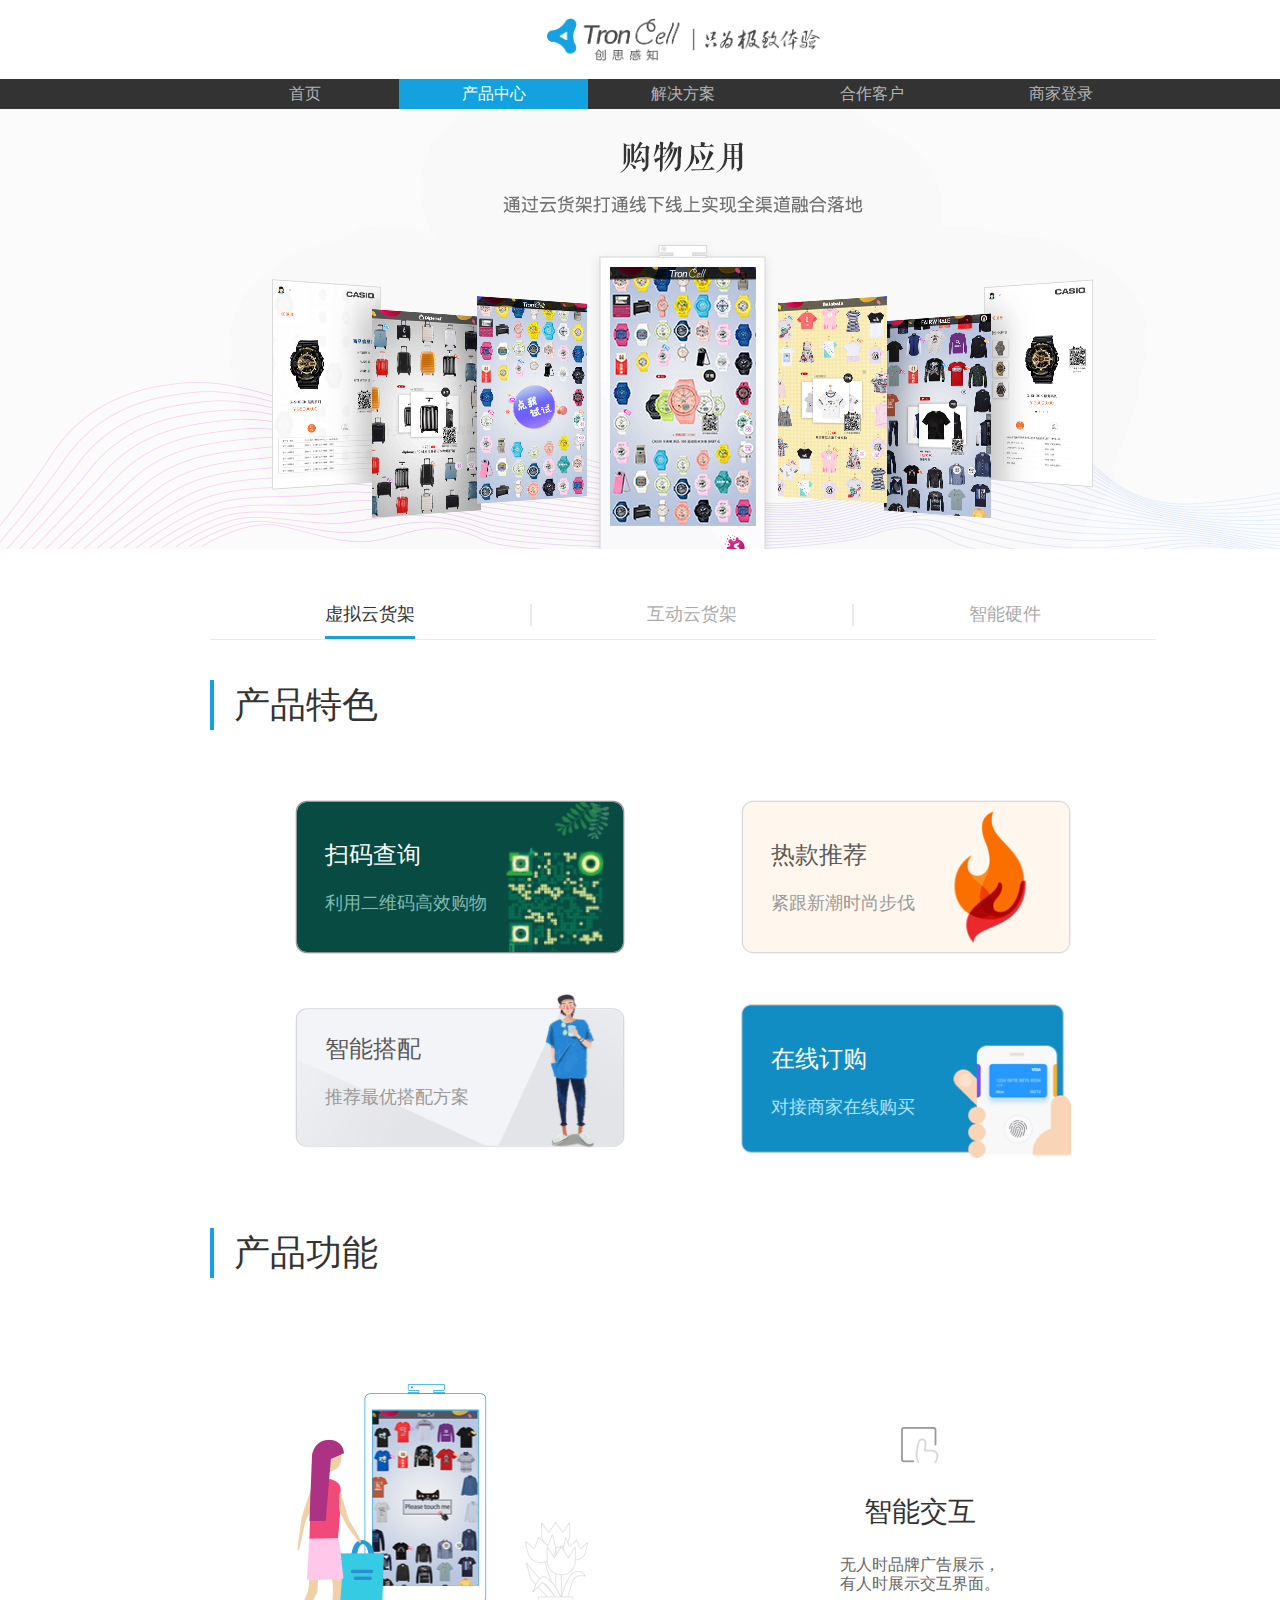
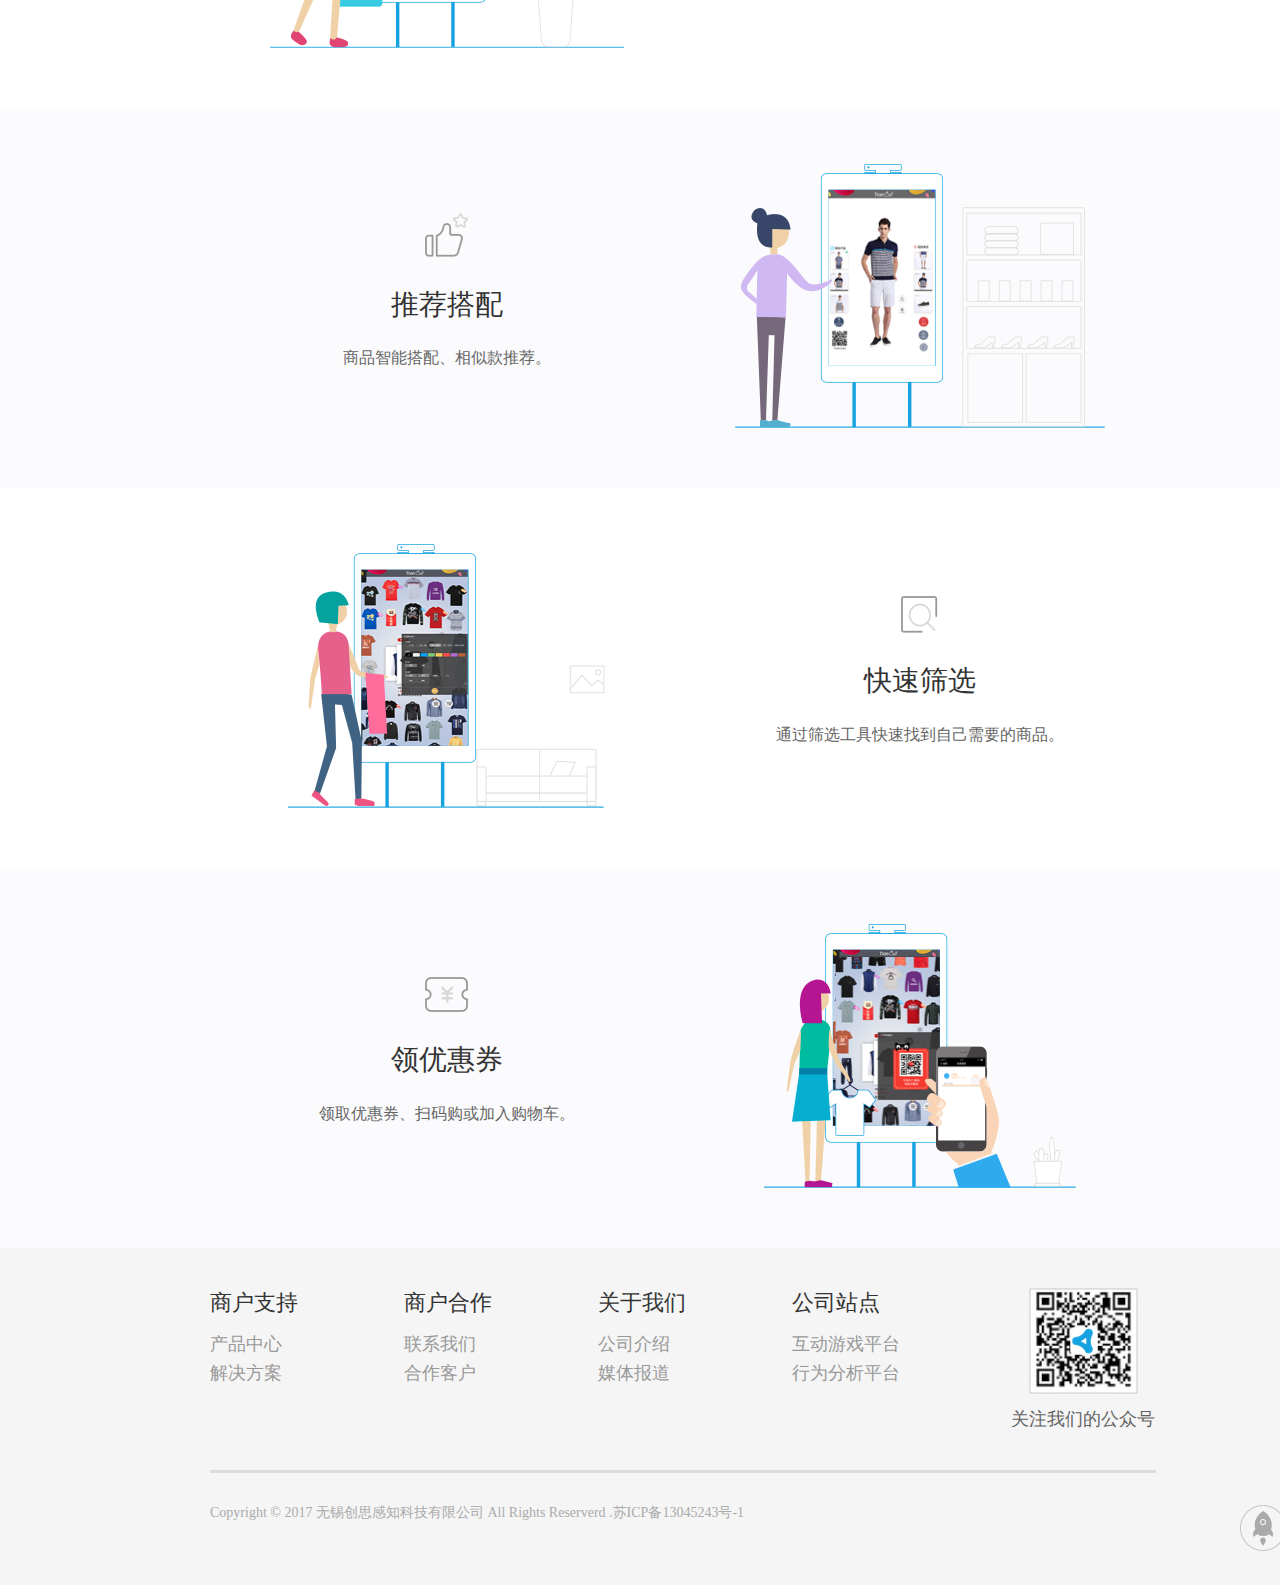
<file: html/shop.html>
<!DOCTYPE html>
<html lang="en">

<head>
  <meta charset="UTF-8">
  <meta http-equiv="X-UA-Compatible" content="ie=edge">
  <title>创思感知</title>

  <link rel="stylesheet" href="../lib/normalize.css">
  <link rel="stylesheet" href="../lib/element-ui/index.css">
  <link rel="stylesheet" href="../css/main.css">
  <link rel="stylesheet" href="../css/shop.css">
</head>

<body>
  <!-- 顶部logo及菜单 -->
  <header>
    <div id="logo" class="borderbox">
      <img id="menuButton" class="menuButton" src="../img/menubutton_normal.png" alt="menu">
    </div>
    <div class="header01">
      <div class="menu-group">
        <ul class="noStyle menu-ul">
          <li class="inline">
            <a class="noStyle inline menu-item" href="./index.html">首页</a>
          </li>
          <li class="inline">
            <a class="noStyle" href="./drainage.html">
              <div class="noStyle pointer inline menu-product selected menu-item">
                <span>产品中心</span>
                <div id="product-menu">
                  <div class="stfont product-type">
                    <a class="noStyle" href="./drainage.html">引流应用</a>
                  </div>
                  <div class="hr0"></div>
                  <div class="stfont product-type selected">
                    <a class="noStyle" href="./shop.html">购物应用</a>
                  </div>
                  <div class="hr0"></div>
                  <div class="stfont product-type">
                    <a class="noStyle" href="./behavioranalysis.html">行为分析</a>
                  </div>
                </div>
              </div>
            </a>
          </li>
          <li class="inline">
            <a class="noStyle inline menu-item" href="./program.html">解决方案</a>
          </li>
          <li class="inline">
            <a class="noStyle inline menu-item" href="./cooperation.html">合作客户</a>
          </li>
          <li class="inline">
            <a class="noStyle inline menu-item" href="../html/login.html">商家登录</a>
          </li>
        </ul>
      </div>
    </div>
    <div class="header02">
      <div class="mobileMenuGroup">
        <div class="mobileitem">
          <a class="noStyle" href="../html/index.html">首页</a>
        </div>
        <div class="mobileitem">
          <a class="noStyle" href="../html/drainage.html">引流应用</a>
        </div>
        <div class="mobileitem selected">
          <a class="noStyle" href="../html/shop.html">购物应用</a>
        </div>
        <div class="mobileitem">
          <a class="noStyle" href="../html/behavioranalysis.html">行为分析</a>
        </div>
        <div class="mobileitem">
          <a class="noStyle" href="../html/program.html">解决方案</a>
        </div>
        <div class="mobileitem">
          <a class="noStyle" href="../html/cooperation.html">合作客户</a>
        </div>
        <div class="mobileitem">
          <a class="noStyle" href="../html/about.html">公司介绍</a>
        </div>
        <div class="mobileitem">
          <a class="noStyle" href="../html/contact.html">联系我们</a>
        </div>
        <div class="mobileitem">
          <a class="noStyle" href="../html/login.html">商家登录</a>
        </div>
      </div>
    </div>
  </header>
  <!-- banner -->
  <div class="banner">
    <img src="../img/shop/shop_banner.png" alt="">
  </div>
  <div class="main">
    <!-- 内容 -->
    <div class="content" id="app">
      <div class="borderbox item item-menu">
        <div class="horizontal-menu">
          <div class="borderbox pointer stfont menu-item" :class="{selected:selectedType==='virtualcloud'}" @click="changeSelected('virtualcloud')">
            <div>虚拟云货架</div>
          </div>
          <div class="menu-br"></div>
          <div class="borderbox pointer stfont menu-item" :class="{selected:selectedType==='interactcloud'}" @click="changeSelected('interactcloud')">
            <div>互动云货架</div>
          </div>
          <div class="menu-br"></div>
          <div class="borderbox pointer stfont menu-item" :class="{selected:selectedType==='hardware'}" @click="changeSelected('hardware')">
            <div>智能硬件</div>
          </div>
        </div>
      </div>
      <div v-show="selectedType==='virtualcloud'">
        <div class="borderbox item">
          <div class="borderbox inline stfont title">
            产品特色
          </div>
          <div class="borderbox overview-content">
            <div class="borderbox overview-item content-item01">
              <div class="inline textmargin">
                <div style="color:#ffffff" class="stfont overview-title">扫码查询</div>
                <div style="color:#80BAB2" class="stfont overview-text">利用二维码高效购物</div>
              </div>
            </div>
            <div class="borderbox overview-item content-item02">
              <div class="inline textmargin">
                <div class="stfont overview-title">热款推荐</div>
                <div class="stfont overview-text">紧跟新潮时尚步伐</div>
              </div>
            </div>
            <div class="borderbox overview-item content-item03">
              <div class="inline textmargin">
                <div class="stfont overview-title">智能搭配</div>
                <div class="stfont overview-text">推荐最优搭配方案</div>
              </div>
            </div>
            <div class="borderbox overview-item content-item04">
              <div class="inline textmargin">
                <div style="color:#ffffff" class="stfont overview-title">在线订购</div>
                <div style="color:#AAE4FF" class="stfont overview-text">对接商家在线购买</div>
              </div>
            </div>
          </div>
        </div>

        <!-- 产品功能 -->
        <div class="borderbox item product-function">
          <div class="borderbox inline stfont title">
            产品功能
          </div>
        </div>
        <div class="borderbox product-function">
          <div class="function-module">
            <div class="module-content">
              <img src="../img/shop/vitrualcloud/product/picture01.png" alt="">
            </div>
            <div class="module-content">
              <img src="../img/shop/vitrualcloud/product/ico01.png" alt="">
              <p class="moudule-content-title">智能交互</p>
              <p class="moudule-content-content">无人时品牌广告展示，
                <br />有人时展示交互界面。</p>
            </div>
          </div>
        </div>

        <div class="NewgreyBG bg01"></div>
        <div class="borderbox product-function bg01">
          <div class="function-module">
            <div class="module-content">
              <img src="../img/shop/vitrualcloud/product/ico03.png" alt="">
              <p class="moudule-content-title">推荐搭配</p>
              <p class="moudule-content-content">商品智能搭配、相似款推荐。</p>
            </div>
            <div class="module-content">
              <img src="../img/shop/vitrualcloud/product/picture03.png" alt="">
            </div>
          </div>
        </div>
        <div class="borderbox product-function">
          <div class="function-module">
            <div class="module-content">
              <img src="../img/shop/vitrualcloud/product/picture04.png" alt="">
            </div>
            <div class="module-content">
              <img src="../img/shop/vitrualcloud/product/ico04.png" alt="">
              <p class="moudule-content-title">快速筛选</p>
              <p class="moudule-content-content">通过筛选工具快速找到自己需要的商品。</p>
            </div>
          </div>
        </div>
        <div class="NewgreyBG bg01"></div>
        <div class="borderbox product-function bg01 greybg">
          <div class="function-module">
            <div class="module-content">
              <img src="../img/shop/vitrualcloud/product/ico02.png" alt="">
              <p class="moudule-content-title">领优惠券</p>
              <p class="moudule-content-content">领取优惠券、扫码购或加入购物车。</p>
            </div>
            <div class="module-content">
              <img src="../img/shop/vitrualcloud/product/picture02.png" alt="">
            </div>
          </div>
        </div>
      </div>
      <div v-show="selectedType==='interactcloud'">
        <div class="borderbox item">
          <img src="../img/shop/interactcloud/banner.png" alt="">
        </div>
        <!-- 产品功能 -->
        <div class="borderbox item product-function">
          <div class="borderbox inline stfont title">
            智能感应货架体验流程
          </div>
        </div>
        <div class="borderbox product-function">
          <div class="function-module">
            <div class="module-content">
              <img src="../img/shop/interactcloud/picture01.png" alt="">
            </div>
            <div class="module-content">
              <img src="../img/shop/interactcloud/ico01.png" alt="">
              <p class="moudule-content-title">智能广告</p>
              <p class="moudule-content-content">无人时品牌广告展示，
                <br /> 有人时展示交互界面。</p>
            </div>
          </div>
        </div>
        <div class="NewgreyBG bg01"></div>
        <div class="borderbox product-function bg01 greybg">
          <div class="function-module">
            <div class="module-content">
              <img src="../img/shop/interactcloud/ico02.png" alt="">
              <p class="moudule-content-title">感应导购</p>
              <p class="moudule-content-content">智能货架上的商品拿起时自动感应显示商品信息。
              </p>
            </div>
            <div class="module-content">
              <img src="../img/shop/interactcloud/picture02.png" alt="">
            </div>
          </div>
        </div>
        <div class="borderbox product-function">
          <div class="function-module">
            <div class="module-content">
              <img src="../img/shop/interactcloud/picture03.png" alt="">
            </div>
            <div class="module-content">
              <img src="../img/shop/interactcloud/ico03.png" alt="">
              <p class="moudule-content-title">自助查询</p>
              <p class="moudule-content-content">顾客自助查询商品信息，同款推荐等功能。</p>
            </div>
          </div>
        </div>
        <div class="NewgreyBG bg01"></div>
        <div class="borderbox product-function bg01 greybg">
          <div class="function-module">
            <div class="module-content">
              <img src="../img/shop/interactcloud/ico04.png" alt="">
              <p class="moudule-content-title">领优惠券</p>
              <p class="moudule-content-content">领取优惠券、扫码购或加入购物车。
              </p>
            </div>
            <div class="module-content">
              <img src="../img/shop/interactcloud/picture04.png" alt="">
            </div>
          </div>
        </div>
      </div>
      <div v-show="selectedType==='hardware'">
        <div class="borderbox item product-function">
          <div class="borderbox inline stfont double-title">
            <ul>
              <li class="litop"> 站立式硬件设计</li>
              <li class="libottom"> Integrated Machine Design</li>
            </ul>
          </div>
        </div>
        <div class="borderbox product-function hardware">
          <img src="../img/shop/hardware/hardware01.png" alt="">
        </div>
        <div class="NewgreyBG bg02"></div>
        <div class="borderbox product-function hardware bg02 greybg">
          <img src="../img/shop/hardware/hardware02.png" alt="">
        </div>
        <div class="borderbox item product-function">
          <div style="margin-top:50px" class="borderbox inline stfont double-title">
            <ul>
              <li class="litop"> 嵌入式硬件设计</li>
              <li class="libottom">Overview of Digital Screen</li>
            </ul>
          </div>
        </div>
        <div class="borderbox product-function hardware">
          <img src="../img/shop/hardware/hardware03.png" alt="">
        </div>
        <div class="NewgreyBG bg03"></div>
        <div class="borderbox product-function hardware bg03 greybg">
          <img src="../img/shop/hardware/hardware04.png" alt="">
        </div>
        <div class="borderbox product-function hardware">
          <img src="../img/shop/hardware/hardware05.png" alt="">
        </div>
      </div>
    </div>


  </div>
  <!-- 页脚 -->
  <footer class="borderbox">
    <div class="footer01">
      <div class="footer-margin">
        <div class="link-group clear">
          <div class="links-item">
            <p class="link-title">商户支持</p>
            <a href="./drainage.html" class="noStyle block link">产品中心</a>
            <a href="./program.html" class="noStyle block link">解决方案</a>
          </div>
          <div class="links-item">
            <p class="link-title">商户合作</p>
            <a href="./contact.html" class="noStyle block link">联系我们</a>
            <a href="./cooperation.html" class="noStyle block link">合作客户</a>
          </div>
          <div class="links-item">
            <p class="link-title">关于我们</p>
            <a href="./about.html" class="noStyle block link">公司介绍</a>
            <a href="./news.html" class="noStyle block link">媒体报道</a>
          </div>
          <div class="links-item">
            <p class="link-title">公司站点</p>
            <a href="http://game.troncell.com/" target="view_window" class="noStyle block link">互动游戏平台</a>
            <a target="view_window" href="http://hooters.troncell.com/" class="noStyle block link">行为分析平台</a>
          </div>
          <div class="links-item wx">
            <img src="../img/wx.png" alt="微信公众号">
            <br>
            <span>关注我们的公众号</span>
          </div>
        </div>
        <div class="hr1"></div>
        <div class="inline copy">Copyright &copy; 2017 无锡创思感知科技有限公司 All Rights Reserverd .苏ICP备13045243号-1</div>
      </div>
    </div>
    <div class="footer02">
      <div class="footeritem01">
        <img src="../img/address_ico.png" alt="">
        <span>0510-8538 1098</span>
      </div>
      <div class="footeritem01">
        <img src="../img/email_ico.png" alt="">
        <span>sales@troncell.com</span>
      </div>
      <div class="footeritem01">
        <img src="../img/address_ico.png" alt="">
        <span>无锡市新区震泽路18号无锡(国家)软件园水瓶座411室</span>
      </div>
      <div class="footeritem02">
        <a class="noStyle" href="http://game.troncell.com/" target="view_window">互动游戏平台</a>
      </div>
      <div class="footeritem02">
        <a class="noStyle" target="view_window" href="http://hooters.troncell.com/">行为分析平台</a>
      </div>
      <div class="footeritem01">
        Copyright © 2017 无锡创思感知科技有限公司 All Rights Reserverd .苏ICP备13045243号-1
      </div>
    </div>
    <div id="toTop" class="pointer"></div>
  </footer>

  <script src="../lib/vue/vue.min.js"></script>
  <script src="../lib/element-ui/index.js"></script>
  <script src="../lib/jquery-3.2.1.min.js"></script>
  <script src="../js/shop.js"></script>
  <script src="../js/toTop.js"></script>
</body>

</html>
</file>
<file: lib/element-ui/index.css>
@charset "UTF-8";.el-breadcrumb:after,.el-breadcrumb:before,.el-button-group:after,.el-button-group:before,.el-form-item:after,.el-form-item:before,.el-form-item__content:after,.el-form-item__content:before{display:table;content:""}.el-checkbox-button__original,.el-pagination--small .arrow.disabled,.el-table .hidden-columns,.el-table td.is-hidden>*,.el-table th.is-hidden>*,.el-table--hidden{visibility:hidden}.el-form-item__content:after{clear:both}.el-form-item:after{clear:both}.el-breadcrumb:after{clear:both}.el-button-group:after{clear:both}.el-autocomplete-suggestion.is-loading li:after{display:inline-block;content:"";height:100%;vertical-align:middle}.el-dialog__header:after,.el-dialog__header:before{display:table;content:""}.el-dialog__header:after{clear:both}@font-face{font-family:element-icons;src:url(fonts/element-icons.woff?t=1472440741) format('woff'),url(fonts/element-icons.ttf?t=1472440741) format('truetype');font-weight:400;font-style:normal}[class*=" el-icon-"],[class^=el-icon-]{font-family:element-icons!important;speak:none;font-style:normal;font-weight:400;font-variant:normal;text-transform:none;line-height:1;vertical-align:baseline;display:inline-block;-webkit-font-smoothing:antialiased;-moz-osx-font-smoothing:grayscale}.el-icon-arrow-down:before{content:"\e600"}.el-icon-arrow-left:before{content:"\e601"}.el-icon-arrow-right:before{content:"\e602"}.el-icon-arrow-up:before{content:"\e603"}.el-icon-caret-bottom:before{content:"\e604"}.el-icon-caret-left:before{content:"\e605"}.el-icon-caret-right:before{content:"\e606"}.el-icon-caret-top:before{content:"\e607"}.el-icon-check:before{content:"\e608"}.el-icon-circle-check:before{content:"\e609"}.el-icon-circle-close:before{content:"\e60a"}.el-icon-circle-cross:before{content:"\e60b"}.el-icon-close:before{content:"\e60c"}.el-icon-upload:before{content:"\e60d"}.el-icon-d-arrow-left:before{content:"\e60e"}.el-icon-d-arrow-right:before{content:"\e60f"}.el-icon-d-caret:before{content:"\e610"}.el-icon-date:before{content:"\e611"}.el-icon-delete:before{content:"\e612"}.el-icon-document:before{content:"\e613"}.el-icon-edit:before{content:"\e614"}.el-icon-information:before{content:"\e615"}.el-icon-loading:before{content:"\e616"}.el-icon-menu:before{content:"\e617"}.el-icon-message:before{content:"\e618"}.el-icon-minus:before{content:"\e619"}.el-icon-more:before{content:"\e61a"}.el-icon-picture:before{content:"\e61b"}.el-icon-plus:before{content:"\e61c"}.el-icon-search:before{content:"\e61d"}.el-icon-setting:before{content:"\e61e"}.el-icon-share:before{content:"\e61f"}.el-icon-star-off:before{content:"\e620"}.el-icon-star-on:before{content:"\e621"}.el-icon-time:before{content:"\e622"}.el-icon-warning:before{content:"\e623"}.el-icon-delete2:before{content:"\e624"}.el-icon-upload2:before{content:"\e627"}.el-icon-view:before{content:"\e626"}.el-icon-loading{animation:rotating 1s linear infinite}.el-icon--right{margin-left:5px}.el-icon--left{margin-right:5px}@keyframes rotating{0%{transform:rotateZ(0)}100%{transform:rotateZ(360deg)}}.el-pagination{white-space:nowrap;padding:2px 5px;color:#48576a}.el-pagination:after,.el-pagination:before{display:table;content:""}.el-pagination:after{clear:both}.el-pagination button,.el-pagination span{display:inline-block;font-size:13px;min-width:28px;height:28px;line-height:28px;vertical-align:top;box-sizing:border-box}.el-pagination .el-select .el-input{width:110px}.el-pagination .el-select .el-input input{padding-right:25px;border-radius:2px;height:28px}.el-pagination button{border:none;padding:0 6px;background:0 0}.el-pagination button:focus{outline:0}.el-pagination button:hover{color:#20a0ff}.el-pagination button.disabled{color:#e4e4e4;background-color:#fff;cursor:not-allowed}.el-pager li,.el-pager li.btn-quicknext:hover,.el-pager li.btn-quickprev:hover{cursor:pointer}.el-pagination .btn-next,.el-pagination .btn-prev{background:center center no-repeat #fff;background-size:16px;border:1px solid #d1dbe5;cursor:pointer;margin:0;color:#97a8be}.el-pagination .btn-next .el-icon,.el-pagination .btn-prev .el-icon{display:block;font-size:12px}.el-pagination .btn-prev{border-radius:2px 0 0 2px;border-right:0}.el-pagination .btn-next{border-radius:0 2px 2px 0;border-left:0}.el-pagination--small .btn-next,.el-pagination--small .btn-prev,.el-pagination--small .el-pager li,.el-pagination--small .el-pager li:last-child{border-color:transparent;font-size:12px;line-height:22px;height:22px;min-width:22px}.el-pagination--small .el-pager li{border-radius:2px}.el-pagination__sizes{margin:0 10px 0 0}.el-pagination__sizes .el-input .el-input__inner{font-size:13px;border-color:#d1dbe5}.el-pagination__sizes .el-input .el-input__inner:hover{border-color:#20a0ff}.el-pagination__jump{margin-left:10px}.el-pagination__total{margin:0 10px}.el-pagination__rightwrapper{float:right}.el-pagination__editor{border:1px solid #d1dbe5;border-radius:2px;line-height:18px;padding:4px 2px;width:30px;text-align:center;margin:0 6px;box-sizing:border-box;transition:border .3s;-moz-appearance:textfield}.el-pager,.el-pager li{vertical-align:top;display:inline-block;margin:0}.el-pagination__editor::-webkit-inner-spin-button,.el-pagination__editor::-webkit-outer-spin-button{-webkit-appearance:none;margin:0}.el-pagination__editor:focus{outline:0;border-color:#20a0ff}.el-autocomplete-suggestion__wrap,.el-pager li{border:1px solid #d1dbe5;box-sizing:border-box}.el-pager{-webkit-user-select:none;-moz-user-select:none;-ms-user-select:none;user-select:none;list-style:none;font-size:0;padding:0}.el-date-table,.el-radio{-webkit-user-select:none;-ms-user-select:none}.el-date-table,.el-radio,.el-time-panel{-moz-user-select:none}.el-pager li{padding:0 4px;border-right:0;background:#fff;font-size:13px;min-width:28px;height:28px;line-height:28px;text-align:center}.el-pager li:last-child{border-right:1px solid #d1dbe5}.el-pager li.btn-quicknext,.el-pager li.btn-quickprev{line-height:28px;color:#97a8be}.el-pager li.active+li{border-left:0;padding-left:5px}.el-pager li:hover{color:#20a0ff}.el-pager li.active{border-color:#20a0ff;background-color:#20a0ff;color:#fff;cursor:default}.el-dialog{position:absolute;left:50%;-ms-transform:translateX(-50%);transform:translateX(-50%);background:#fff;border-radius:2px;box-shadow:0 1px 3px rgba(0,0,0,.3);box-sizing:border-box;margin-bottom:50px}.el-dialog--tiny{width:30%}.el-dialog--small{width:50%}.el-dialog--large{width:90%}.el-dialog--full{width:100%;top:0;margin-bottom:0;height:100%;overflow:auto}.el-dialog__wrapper{top:0;right:0;bottom:0;left:0;position:fixed;overflow:auto;margin:0}.el-autocomplete,.el-dropdown{display:inline-block;position:relative}.el-dialog__header{padding:20px 20px 0}.el-dialog__headerbtn{float:right;background:0 0;border:none;outline:0;padding:0;cursor:pointer;font-size:16px}.el-dialog__headerbtn .el-dialog__close{color:#bfcbd9}.el-dialog__headerbtn:focus .el-dialog__close,.el-dialog__headerbtn:hover .el-dialog__close{color:#20a0ff}.el-dialog__title{line-height:1;font-size:16px;font-weight:700;color:#1f2d3d}.el-dialog__body{padding:30px 20px;color:#48576a;font-size:14px}.el-dialog__footer{padding:10px 20px 15px;text-align:right;box-sizing:border-box}.dialog-fade-enter-active{animation:dialog-fade-in .3s}.dialog-fade-leave-active{animation:dialog-fade-out .3s}@keyframes dialog-fade-in{0%{transform:translate3d(0,-20px,0);opacity:0}100%{transform:translate3d(0,0,0);opacity:1}}@keyframes dialog-fade-out{0%{transform:translate3d(0,0,0);opacity:1}100%{transform:translate3d(0,-20px,0);opacity:0}}.el-autocomplete-suggestion{margin:5px 0;box-shadow:0 0 6px 0 rgba(0,0,0,.04),0 2px 4px 0 rgba(0,0,0,.12)}.el-autocomplete-suggestion li{list-style:none;line-height:36px;padding:0 10px;margin:0;cursor:pointer;color:#48576a;font-size:14px;white-space:nowrap;overflow:hidden;text-overflow:ellipsis}.el-autocomplete-suggestion li:hover{background-color:#e4e8f1}.el-autocomplete-suggestion li.highlighted{background-color:#20a0ff;color:#fff}.el-autocomplete-suggestion li:active{background-color:#0082e6}.el-autocomplete-suggestion.is-loading li:hover,.el-dropdown-menu{background-color:#fff}.el-autocomplete-suggestion li.divider{margin-top:6px;border-top:1px solid #d1dbe5}.el-autocomplete-suggestion li.divider:last-child{margin-bottom:-6px}.el-autocomplete-suggestion.is-loading li{text-align:center;height:100px;line-height:100px;font-size:20px;color:#999}.el-autocomplete-suggestion.is-loading .el-icon-loading{vertical-align:middle}.el-autocomplete-suggestion__wrap{max-height:280px;overflow:auto;background-color:#fff;padding:6px 0;border-radius:2px}.el-autocomplete-suggestion__list{margin:0;padding:0}.el-dropdown{color:#48576a;font-size:14px}.el-dropdown .el-button-group{display:block}.el-dropdown .el-button-group .el-button{float:none}.el-dropdown .el-dropdown__caret-button{padding-right:5px;padding-left:5px}.el-dropdown .el-dropdown__caret-button .el-dropdown__icon{padding-left:0}.el-dropdown__icon{font-size:12px;margin:0 3px}.el-dropdown-menu{margin:5px 0;border:1px solid #d1dbe5;box-shadow:0 2px 4px rgba(0,0,0,.12),0 0 6px rgba(0,0,0,.12);padding:6px 0;z-index:10;position:absolute;top:0;left:0;min-width:100px}.el-dropdown-menu__item{list-style:none;line-height:36px;padding:0 10px;margin:0;cursor:pointer}.el-dropdown-menu__item:not(.is-disabled):hover{background-color:#e4e8f1;color:#48576a}.el-dropdown-menu__item.is-disabled{cursor:default;color:#bfcbd9;pointer-events:none}.el-dropdown-menu__item--divided{position:relative;margin-top:6px;border-top:1px solid #d1dbe5}.el-dropdown-menu__item--divided:before{content:'';height:6px;display:block;margin:0 -10px;background-color:#fff}.el-menu-item,.el-submenu__title{height:56px;line-height:56px;font-size:14px;color:#48576a;padding:0 20px;cursor:pointer;position:relative;transition:border-color .3s,background-color .3s,color .3s;box-sizing:border-box;white-space:nowrap}.el-menu{border-radius:2px;list-style:none;position:relative;margin:0;padding-left:0;background-color:#eef1f6}.el-menu:after,.el-menu:before{display:table;content:""}.el-menu:after{clear:both}.el-menu li{list-style:none}.el-menu--dark{background-color:#324157}.el-menu--dark .el-menu-item,.el-menu--dark .el-submenu__title{color:#bfcbd9}.el-menu--dark .el-menu-item:hover,.el-menu--dark .el-submenu__title:hover{background-color:#48576a}.el-menu--dark .el-submenu .el-menu{background-color:#1f2d3d}.el-menu--dark .el-submenu .el-menu .el-menu-item:hover{background-color:#48576a}.el-menu--horizontal .el-menu-item{float:left;height:60px;line-height:60px;margin:0;cursor:pointer;position:relative;box-sizing:border-box;border-bottom:5px solid transparent}.el-menu--horizontal .el-menu-item a,.el-menu--horizontal .el-menu-item a:hover{color:inherit}.el-menu--horizontal .el-submenu{float:left;position:relative}.el-menu--horizontal .el-submenu>.el-menu{position:absolute;top:65px;left:0;border:1px solid #d1dbe5;padding:5px 0;background-color:#fff;z-index:100;min-width:100%;box-shadow:0 2px 4px 0 rgba(0,0,0,.12),0 0 6px 0 rgba(0,0,0,.04)}.el-menu--horizontal .el-submenu .el-submenu__title{height:60px;line-height:60px;border-bottom:5px solid transparent}.el-menu--horizontal .el-submenu .el-menu-item{background-color:#fff;float:none;height:36px;line-height:36px;padding:0 10px}.el-menu--horizontal .el-submenu .el-submenu__icon-arrow{position:static;vertical-align:middle;margin-left:5px;color:#97a8be;margin-top:-3px}.el-menu--horizontal .el-menu-item:hover,.el-menu--horizontal .el-submenu__title:hover{background-color:#eef1f6}.el-menu--horizontal>.el-menu-item:hover,.el-menu--horizontal>.el-submenu.is-active .el-submenu__title,.el-menu--horizontal>.el-submenu:hover .el-submenu__title{border-bottom:5px solid #20a0ff}.el-menu--horizontal.el-menu--dark .el-menu-item:hover,.el-menu--horizontal.el-menu--dark .el-submenu__title:hover{background-color:#324157}.el-menu--horizontal.el-menu--dark .el-submenu .el-menu-item:hover,.el-menu--horizontal.el-menu--dark .el-submenu .el-submenu-title:hover,.el-menu-item:hover{background-color:#d1dbe5}.el-menu--horizontal.el-menu--dark .el-submenu .el-menu-item,.el-menu--horizontal.el-menu--dark .el-submenu .el-submenu-title{color:#48576a}.el-menu--horizontal.el-menu--dark .el-submenu .el-menu-item.is-active,.el-menu-item.is-active{color:#20a0ff}.el-menu--collapse{width:64px}.el-menu--collapse>.el-menu-item [class^=el-icon-],.el-menu--collapse>.el-submenu>.el-submenu__title [class^=el-icon-]{margin:0;vertical-align:middle;width:24px;text-align:center}.el-menu--collapse>.el-menu-item .el-submenu__icon-arrow,.el-menu--collapse>.el-submenu>.el-submenu__title .el-submenu__icon-arrow{display:none}.el-menu--collapse>.el-menu-item span,.el-menu--collapse>.el-submenu>.el-submenu__title span{height:0;width:0;overflow:hidden;visibility:hidden;display:inline-block}.el-menu--collapse .el-submenu{position:relative}.el-menu--collapse .el-submenu .el-menu{position:absolute;margin-left:5px;top:0;left:100%;z-index:10}.el-menu--collapse .el-submenu.is-opened>.el-submenu__title .el-submenu__icon-arrow{-ms-transform:none;transform:none}.el-menu-item [class^=el-icon-]{margin-right:5px;width:24px;text-align:center}.el-menu-item *{vertical-align:middle}.el-menu-item:first-child{margin-left:0}.el-menu-item:last-child{margin-right:0}.el-submenu [class^=el-icon-]{vertical-align:middle;margin-right:5px;width:24px;text-align:center}.el-submenu .el-menu{background-color:#e4e8f1}.el-submenu .el-menu-item:hover,.el-submenu__title:hover{background-color:#d1dbe5}.el-submenu .el-menu-item{height:50px;line-height:50px;padding:0 45px;min-width:200px}.el-submenu.is-opened>.el-submenu__title .el-submenu__icon-arrow{-ms-transform:rotate(180deg);transform:rotateZ(180deg)}.el-submenu.is-active .el-submenu__title{border-bottom-color:#20a0ff}.el-submenu__title{position:relative}.el-submenu__title *{vertical-align:middle}.el-submenu__icon-arrow{position:absolute;top:50%;right:20px;margin-top:-7px;transition:transform .3s;font-size:12px}.el-radio,.el-radio__inner,.el-radio__input{position:relative;display:inline-block}.el-menu-item-group>ul{padding:0}.el-menu-item-group__title{padding-top:15px;line-height:normal;font-size:14px;padding-left:20px;color:#97a8be}.el-radio-button__inner,.el-radio-group,.el-radio__input{line-height:1;vertical-align:middle}.horizontal-collapse-transition .el-submenu__title .el-submenu__icon-arrow{transition:.2s;opacity:0}.el-radio{color:#1f2d3d;cursor:pointer;white-space:nowrap}.el-radio+.el-radio{margin-left:15px}.el-radio__input{white-space:nowrap;cursor:pointer;outline:0}.el-radio__input.is-focus .el-radio__inner{border-color:#20a0ff}.el-radio__input.is-checked .el-radio__inner{border-color:#20a0ff;background:#20a0ff}.el-radio__input.is-checked .el-radio__inner::after{-ms-transform:translate(-50%,-50%) scale(1);transform:translate(-50%,-50%) scale(1)}.el-radio__input.is-disabled .el-radio__inner{background-color:#eef1f6;border-color:#d1dbe5;cursor:not-allowed}.el-radio__input.is-disabled .el-radio__inner::after{cursor:not-allowed;background-color:#eef1f6}.el-radio__input.is-disabled .el-radio__inner+.el-radio__label{cursor:not-allowed}.el-radio__input.is-disabled.is-checked .el-radio__inner{background-color:#d1dbe5;border-color:#d1dbe5}.el-radio__inner,.el-radio__input.is-disabled.is-checked .el-radio__inner::after{background-color:#fff}.el-radio__input.is-disabled+.el-radio__label{color:#bbb;cursor:not-allowed}.el-radio__inner{border:1px solid #bfcbd9;width:18px;height:18px;border-radius:50%;cursor:pointer;box-sizing:border-box}.el-radio__inner:hover{border-color:#20a0ff}.el-radio__inner::after{width:6px;height:6px;border-radius:50%;background-color:#fff;content:"";position:absolute;left:50%;top:50%;-ms-transform:translate(-50%,-50%) scale(0);transform:translate(-50%,-50%) scale(0);transition:transform .15s cubic-bezier(.71,-.46,.88,.6)}.el-switch__core,.el-switch__label{width:46px;height:22px;cursor:pointer}.el-radio__original{opacity:0;outline:0;position:absolute;z-index:-1;top:0;left:0;right:0;bottom:0;margin:0}.el-radio-button,.el-radio-button__inner{display:inline-block;position:relative}.el-radio__label{font-size:14px;padding-left:5px}.el-radio-group{display:inline-block;font-size:0}.el-radio-group .el-radio{font-size:14px}.el-radio-button:first-child .el-radio-button__inner{border-left:1px solid #bfcbd9;border-radius:4px 0 0 4px;box-shadow:none!important}.el-radio-button:last-child .el-radio-button__inner{border-radius:0 4px 4px 0}.el-radio-button:first-child:last-child .el-radio-button__inner{border-radius:4px}.el-radio-button__inner{white-space:nowrap;background:#fff;border:1px solid #bfcbd9;border-left:0;color:#1f2d3d;-webkit-appearance:none;text-align:center;box-sizing:border-box;outline:0;margin:0;cursor:pointer;transition:all .3s cubic-bezier(.645,.045,.355,1);padding:10px 15px;font-size:14px;border-radius:0}.el-radio-button__inner:hover{color:#20a0ff}.el-radio-button__inner [class*=el-icon-]{line-height:.9}.el-radio-button__inner [class*=el-icon-]+span{margin-left:5px}.el-radio-button__orig-radio{opacity:0;outline:0;position:absolute;z-index:-1;left:-999px}.el-radio-button__orig-radio:checked+.el-radio-button__inner{color:#fff;background-color:#20a0ff;border-color:#20a0ff;box-shadow:-1px 0 0 0 #20a0ff}.el-radio-button__orig-radio:disabled+.el-radio-button__inner{color:#bfcbd9;cursor:not-allowed;background-image:none;background-color:#eef1f6;border-color:#d1dbe5;box-shadow:none}.el-radio-button--large .el-radio-button__inner{padding:11px 19px;font-size:16px;border-radius:0}.el-radio-button--small .el-radio-button__inner{padding:7px 9px;font-size:12px;border-radius:0}.el-radio-button--mini .el-radio-button__inner{padding:4px;font-size:12px;border-radius:0}.el-switch,.el-switch__label,.el-switch__label *{font-size:14px;display:inline-block}.el-switch{position:relative;line-height:22px;height:22px;vertical-align:middle}.el-switch .label-fade-enter,.el-switch .label-fade-leave-active{opacity:0}.el-switch.is-disabled .el-switch__core{border-color:#e4e8f1!important;background:#e4e8f1!important}.el-switch.is-disabled .el-switch__core span{background-color:#fbfdff!important}.el-switch.is-disabled .el-switch__core~.el-switch__label *{color:#fbfdff!important}.el-switch.is-checked .el-switch__core{border-color:#20a0ff;background-color:#20a0ff}.el-switch.is-disabled .el-switch__core,.el-switch.is-disabled .el-switch__label{cursor:not-allowed}.el-switch__label{transition:.2s;position:absolute;left:0;top:0;z-index:2}.el-switch__label *{line-height:1;top:4px;position:absolute;color:#fff}.el-switch__label--left i{left:6px}.el-switch__label--right i{right:6px}.el-switch__input{display:none}.el-switch__input.allow-focus{z-index:0;display:inline;display:initial;position:absolute;left:0;top:0;outline:0;opacity:0}.el-switch__input.allow-focus:focus+.el-switch__core{box-shadow:0 0 2px #20a0ff}.el-switch__core{margin:0;display:inline-block;position:relative;border:1px solid #bfcbd9;outline:0;border-radius:12px;box-sizing:border-box;background:#bfcbd9;transition:border-color .3s,background-color .3s;z-index:1}.el-switch__core .el-switch__button{top:0;left:0;position:absolute;border-radius:100%;transition:transform .3s;width:16px;height:16px;background-color:#fff}.el-switch--wide .el-switch__label.el-switch__label--left span{left:10px}.el-switch--wide .el-switch__label.el-switch__label--right span{right:10px}.el-select-dropdown{position:absolute;z-index:1001;border:1px solid #d1dbe5;border-radius:2px;background-color:#fff;box-shadow:0 2px 4px rgba(0,0,0,.12),0 0 6px rgba(0,0,0,.04);box-sizing:border-box;margin:5px 0}.el-select-dropdown .el-scrollbar.is-empty .el-select-dropdown__list{padding:0}.el-select-dropdown.is-multiple .el-select-dropdown__item.selected{color:#20a0ff;background-color:#fff}.el-select-dropdown.is-multiple .el-select-dropdown__item.selected.hover,.el-select-dropdown__item.hover,.el-select-dropdown__item:hover{background-color:#e4e8f1}.el-select-dropdown.is-multiple .el-select-dropdown__item.selected::after{position:absolute;right:10px;font-family:element-icons;content:"\E608";font-size:11px;-webkit-font-smoothing:antialiased;-moz-osx-font-smoothing:grayscale}.el-select-dropdown__empty{padding:10px 0;margin:0;text-align:center;color:#999;font-size:14px}.el-select-dropdown__wrap{max-height:274px}.el-select-dropdown__list{list-style:none;padding:6px 0;margin:0;box-sizing:border-box}.el-select-dropdown__item{font-size:14px;padding:8px 10px;position:relative;white-space:nowrap;overflow:hidden;text-overflow:ellipsis;color:#48576a;height:36px;line-height:1.5;box-sizing:border-box;cursor:pointer}.el-select-dropdown__item.selected{color:#fff;background-color:#20a0ff}.el-select-dropdown__item.selected.hover{background-color:#1c8de0}.el-select-dropdown__item span{line-height:1.5!important}.el-select-dropdown__item.is-disabled{color:#bfcbd9;cursor:not-allowed}.el-select-dropdown__item.is-disabled:hover{background-color:#fff}.el-select-group{margin:0;padding:0}.el-select-group .el-select-dropdown__item{padding-left:20px}.el-select-group__wrap{list-style:none;margin:0;padding:0}.el-select-group__title{padding-left:10px;font-size:12px;color:#999;height:30px;line-height:30px}.el-select{display:inline-block;position:relative}.el-select:hover .el-input__inner{border-color:#8391a5}.el-select .el-input__inner{cursor:pointer;padding-right:35px}.el-select .el-input__inner:focus{border-color:#20a0ff}.el-select .el-input .el-input__icon{color:#bfcbd9;font-size:12px;transition:transform .3s;-ms-transform:translateY(-50%) rotate(180deg);transform:translateY(-50%) rotateZ(180deg);line-height:16px;top:50%;cursor:pointer}.el-select .el-input .el-input__icon.is-show-close{transition:0s;width:16px;height:16px;font-size:14px;right:8px;text-align:center;-ms-transform:translateY(-50%) rotate(180deg);transform:translateY(-50%) rotateZ(180deg);border-radius:100%;color:#bfcbd9}.el-select .el-input .el-input__icon.is-show-close:hover{color:#97a8be}.el-select .el-input .el-input__icon.is-reverse{-ms-transform:translateY(-50%);transform:translateY(-50%)}.el-select .el-input.is-disabled .el-input__inner{cursor:not-allowed}.el-select .el-input.is-disabled .el-input__inner:hover{border-color:#d1dbe5}.el-select>.el-input{display:block}.el-select .el-tag__close{margin-top:-2px}.el-select .el-tag{height:24px;line-height:24px;box-sizing:border-box;margin:3px 0 3px 6px}.el-select__input{border:none;outline:0;padding:0;margin-left:10px;color:#666;font-size:14px;vertical-align:baseline;-webkit-appearance:none;-moz-appearance:none;appearance:none;height:28px;background-color:transparent}.el-select__input.is-mini{height:14px}.el-select__close{cursor:pointer;position:absolute;top:8px;z-index:1000;right:25px;color:#bfcbd9;line-height:18px;font-size:12px}.el-select__close:hover{color:#97a8be}.el-select__tags{position:absolute;line-height:normal;white-space:normal;z-index:1;top:50%;-ms-transform:translateY(-50%);transform:translateY(-50%)}.el-table,.el-table td,.el-table th{box-sizing:border-box;position:relative}.el-select__tag{display:inline-block;height:24px;line-height:24px;font-size:14px;border-radius:4px;color:#fff;background-color:#20a0ff}.el-select__tag .el-icon-close{font-size:12px}.el-table{overflow:hidden;width:100%;max-width:100%;background-color:#fff;border:1px solid #dfe6ec;font-size:14px;color:#1f2d3d}.el-table .el-tooltip.cell{white-space:nowrap;min-width:50px}.el-table td,.el-table th{height:40px;min-width:0;text-overflow:ellipsis;vertical-align:middle}.el-table::after,.el-table::before{content:'';position:absolute;background-color:#dfe6ec;z-index:1}.el-table td.is-right,.el-table th.is-right{text-align:right}.el-table td.is-left,.el-table th.is-left{text-align:left}.el-table td.is-center,.el-table th.is-center{text-align:center}.el-table td,.el-table th.is-leaf{border-bottom:1px solid #dfe6ec}.el-table td.gutter,.el-table th.gutter{width:15px;border-right-width:0;border-bottom-width:0;padding:0}.el-table .cell,.el-table th>div{padding-left:18px;padding-right:18px;box-sizing:border-box;text-overflow:ellipsis}.el-table::before{left:0;bottom:0;width:100%;height:1px}.el-table::after{top:0;right:0;width:1px;height:100%}.el-table .caret-wrapper,.el-table th>.cell{position:relative;display:inline-block;vertical-align:middle}.el-table th{white-space:nowrap;overflow:hidden;background-color:#eef1f6;text-align:left}.el-table th.is-sortable{cursor:pointer}.el-table th>div{display:inline-block;line-height:40px;overflow:hidden;white-space:nowrap}.el-table td>div{box-sizing:border-box}.el-table th.required>div::before{display:inline-block;content:"";width:8px;height:8px;border-radius:50%;background:#ff4d51;margin-right:5px;vertical-align:middle}.el-table th>.cell{word-wrap:normal;text-overflow:ellipsis;line-height:30px;width:100%;box-sizing:border-box}.el-table th>.cell.highlight{color:#20a0ff}.el-table .caret-wrapper{cursor:pointer;margin-left:5px;margin-top:-2px;width:16px;height:30px;overflow:visible;overflow:initial}.el-table .cell,.el-table__footer-wrapper,.el-table__header-wrapper{overflow:hidden}.el-table .sort-caret{display:inline-block;width:0;height:0;border:0;content:"";position:absolute;left:3px;z-index:2}.el-table .sort-caret.ascending,.el-table .sort-caret.descending{border-right:5px solid transparent;border-left:5px solid transparent}.el-table .sort-caret.ascending{top:9px;border-top:none;border-bottom:5px solid #97a8be}.el-table .sort-caret.descending{bottom:9px;border-top:5px solid #97a8be;border-bottom:none}.el-table .ascending .sort-caret.ascending{border-bottom-color:#48576a}.el-table .descending .sort-caret.descending{border-top-color:#48576a}.el-table td.gutter{width:0}.el-table .cell{white-space:normal;word-break:break-all;line-height:24px}.el-badge__content,.el-message__group p,.el-progress-bar__inner,.el-steps.is-horizontal,.el-tabs__nav,.el-tag,.el-time-spinner,.el-tree-node,.el-upload-list__item-name{white-space:nowrap}.el-table tr input[type=checkbox]{margin:0}.el-table tr{background-color:#fff}.el-table .hidden-columns{position:absolute;z-index:-1}.el-table__empty-block{position:relative;min-height:60px;text-align:center;width:100%;height:100%}.el-table__empty-text{position:absolute;left:50%;top:50%;-ms-transform:translate(-50%,-50%);transform:translate(-50%,-50%);color:#5e7382}.el-table__expand-column .cell{padding:0;text-align:center}.el-table__expand-icon{position:relative;cursor:pointer;color:#666;font-size:12px;transition:transform .2s ease-in-out;height:40px}.el-table__expand-icon>.el-icon{position:absolute;left:50%;top:50%;margin-left:-5px;margin-top:-5px}.el-table__expand-icon--expanded{-ms-transform:rotate(90deg);transform:rotate(90deg)}.el-table__expanded-cell{padding:20px 50px;background-color:#fbfdff;box-shadow:inset 0 2px 0 #f4f4f4}.el-table__expanded-cell:hover{background-color:#fbfdff!important}.el-table--fit{border-right:0;border-bottom:0}.el-table--border th,.el-table__fixed-right-patch{border-bottom:1px solid #dfe6ec}.el-table--fit td.gutter,.el-table--fit th.gutter{border-right-width:1px}.el-table--border td,.el-table--border th{border-right:1px solid #dfe6ec}.el-table__fixed,.el-table__fixed-right{position:absolute;top:0;left:0;box-shadow:1px 0 8px #d3d4d6;overflow-x:hidden}.el-table__fixed-right::before,.el-table__fixed::before{content:'';position:absolute;left:0;bottom:0;width:100%;height:1px;background-color:#dfe6ec;z-index:4}.el-table__fixed-right-patch{position:absolute;top:-1px;right:0;background-color:#eef1f6}.el-table__fixed-right{top:0;left:auto;right:0;box-shadow:-1px 0 8px #d3d4d6}.el-table__fixed-right .el-table__fixed-body-wrapper,.el-table__fixed-right .el-table__fixed-footer-wrapper,.el-table__fixed-right .el-table__fixed-header-wrapper{left:auto;right:0}.el-table__fixed-header-wrapper{position:absolute;left:0;top:0;z-index:3}.el-table__fixed-header-wrapper thead div{background-color:#eef1f6;color:#1f2d3d}.el-table__fixed-footer-wrapper{position:absolute;left:0;bottom:0;z-index:3}.el-table__fixed-footer-wrapper tbody td{border-top:1px solid #dfe6ec;background-color:#fbfdff;color:#1f2d3d}.el-table__fixed-body-wrapper{position:absolute;left:0;top:37px;overflow:hidden;z-index:3}.el-table__body-wrapper,.el-table__footer-wrapper,.el-table__header-wrapper{width:100%}.el-table__footer-wrapper{margin-top:-1px}.el-table__footer-wrapper td{border-top:1px solid #dfe6ec}.el-table__body,.el-table__footer,.el-table__header{table-layout:fixed}.el-table__footer-wrapper thead div,.el-table__header-wrapper thead div{background-color:#eef1f6;color:#1f2d3d}.el-table__footer-wrapper tbody td,.el-table__header-wrapper tbody td{background-color:#fbfdff;color:#1f2d3d}.el-table__body-wrapper{overflow:auto;position:relative}.el-table--striped .el-table__body tr.el-table__row--striped td{background:#FAFAFA;background-clip:padding-box}.el-table--striped .el-table__body tr.el-table__row--striped.current-row td{background:#edf7ff}.el-table__body tr.hover-row.current-row>td,.el-table__body tr.hover-row.el-table__row--striped.current-row>td,.el-table__body tr.hover-row.el-table__row--striped>td,.el-table__body tr.hover-row>td{background-color:#eef1f6}.el-table__body tr.current-row>td{background:#edf7ff}.el-table__column-resize-proxy{position:absolute;left:200px;top:0;bottom:0;width:0;border-left:1px solid #dfe6ec;z-index:10}.el-table__column-filter-trigger{display:inline-block;line-height:34px;margin-left:5px;cursor:pointer}.el-table__column-filter-trigger i{color:#97a8be}.el-table--enable-row-transition .el-table__body td{transition:background-color .25s ease}.el-fade-in-linear-enter-active,.el-fade-in-linear-leave-active,.fade-in-linear-enter-active,.fade-in-linear-leave-active{transition:opacity .2s linear}.el-table--enable-row-hover .el-table__body tr:hover>td{background-color:#eef1f6;background-clip:padding-box}.el-table--fluid-height .el-table__fixed,.el-table--fluid-height .el-table__fixed-right{bottom:0;overflow:hidden}.el-table-column--selection .cell{padding-left:14px;padding-right:14px}.el-table-filter{border:1px solid #d1dbe5;border-radius:2px;background-color:#fff;box-shadow:0 2px 4px rgba(0,0,0,.12),0 0 6px rgba(0,0,0,.12);box-sizing:border-box;margin:2px 0}.el-table-filter__list{padding:5px 0;margin:0;list-style:none;min-width:100px}.el-table-filter__list-item{line-height:36px;padding:0 10px;cursor:pointer;font-size:14px}.el-table-filter__list-item:hover{background-color:#e4e8f1;color:#48576a}.el-table-filter__list-item.is-active{background-color:#20a0ff;color:#fff}.el-table-filter__content{min-width:100px}.el-table-filter__bottom{border-top:1px solid #d1dbe5;padding:8px}.el-table-filter__bottom button{background:0 0;border:none;color:#8391a5;cursor:pointer;font-size:14px;padding:0 3px}.el-table-filter__bottom button:hover{color:#20a0ff}.el-table-filter__bottom button:focus{outline:0}.el-table-filter__bottom button.is-disabled{color:#bfcbd9;cursor:not-allowed}.el-table-filter__checkbox-group{padding:10px}.el-table-filter__checkbox-group label.el-checkbox{display:block;margin-bottom:8px;margin-left:5px}.el-table-filter__checkbox-group .el-checkbox:last-child{margin-bottom:0}.el-date-table{font-size:12px;min-width:224px;user-select:none}.el-date-table td{width:32px;height:32px;box-sizing:border-box;text-align:center;cursor:pointer}.el-date-table td.next-month,.el-date-table td.prev-month{color:#ddd}.el-date-table td.today{color:#20a0ff;position:relative}.el-date-table td.today:before{content:" ";position:absolute;top:0;right:0;width:0;height:0;border-top:.5em solid #20a0ff;border-left:.5em solid transparent}.el-month-table td .cell,.el-year-table td .cell{width:48px;height:32px;display:block;line-height:32px}.el-date-table td.available:hover{background-color:#e4e8f1}.el-date-table td.in-range{background-color:#d2ecff}.el-date-table td.in-range:hover{background-color:#afddff}.el-date-table td.current:not(.disabled),.el-date-table td.end-date,.el-date-table td.start-date{background-color:#20a0ff!important;color:#fff}.el-date-table td.disabled{background-color:#f4f4f4;opacity:1;cursor:not-allowed;color:#ccc}.el-fade-in-enter,.el-fade-in-leave-active,.el-fade-in-linear-enter,.el-fade-in-linear-leave,.el-fade-in-linear-leave-active,.fade-in-linear-enter,.fade-in-linear-leave,.fade-in-linear-leave-active{opacity:0}.el-date-table td.week{font-size:80%;color:#8391a5}.el-month-table,.el-year-table{font-size:12px;margin:-1px;border-collapse:collapse}.el-date-table th{padding:5px;color:#8391a5;font-weight:400}.el-date-table.is-week-mode .el-date-table__row:hover{background-color:#e4e8f1}.el-date-table.is-week-mode .el-date-table__row.current{background-color:#d2ecff}.el-month-table td{text-align:center;padding:20px 3px;cursor:pointer}.el-month-table td .cell{color:#48576a}.el-month-table td .cell:hover{background-color:#e4e8f1}.el-month-table td.disabled .cell{background-color:#f4f4f4;cursor:not-allowed;color:#ccc}.el-month-table td.current:not(.disabled) .cell{background-color:#20a0ff!important;color:#fff}.el-year-table .el-icon{color:#97a8be}.el-year-table td{text-align:center;padding:20px 3px;cursor:pointer}.el-year-table td .cell{color:#48576a}.el-year-table td .cell:hover{background-color:#e4e8f1}.el-year-table td.disabled .cell{background-color:#f4f4f4;cursor:not-allowed;color:#ccc}.el-year-table td.current:not(.disabled) .cell{background-color:#20a0ff!important;color:#fff}.el-date-range-picker{min-width:520px}.el-date-range-picker table{table-layout:fixed;width:100%}.el-date-range-picker .el-picker-panel__body{min-width:513px}.el-date-range-picker .el-picker-panel__content{margin:0}.el-date-range-picker.has-sidebar.has-time{min-width:766px}.el-date-range-picker.has-sidebar{min-width:620px}.el-date-range-picker.has-time{min-width:660px}.el-date-range-picker__header{position:relative;text-align:center;height:28px}.el-date-range-picker__header button{float:left}.el-date-range-picker__header div{font-size:14px;margin-right:50px}.el-date-range-picker__content{float:left;width:50%;box-sizing:border-box;margin:0;padding:16px}.el-date-range-picker__content.is-right .el-date-range-picker__header button{float:right}.el-date-range-picker__content.is-right .el-date-range-picker__header div{margin-left:50px;margin-right:50px}.el-date-range-picker__content.is-left{border-right:1px solid #e4e4e4}.el-date-range-picker__editors-wrap{box-sizing:border-box;display:table-cell}.el-date-range-picker__editors-wrap.is-right{text-align:right}.el-date-range-picker__time-header{position:relative;border-bottom:1px solid #e4e4e4;font-size:12px;padding:8px 5px 5px;display:table;width:100%;box-sizing:border-box}.el-date-range-picker__time-header>.el-icon-arrow-right{font-size:20px;vertical-align:middle;display:table-cell;color:#97a8be}.el-date-range-picker__time-picker-wrap{position:relative;display:table-cell;padding:0 5px}.el-date-range-picker__time-picker-wrap .el-picker-panel{position:absolute;top:13px;right:0;z-index:1;background:#fff}.el-time-range-picker{min-width:354px;overflow:visible}.el-time-range-picker__content{position:relative;text-align:center;padding:10px}.el-time-range-picker__cell{box-sizing:border-box;margin:0;padding:4px 7px 7px;width:50%;display:inline-block}.el-time-range-picker__header{margin-bottom:5px;text-align:center;font-size:14px}.el-time-range-picker__body{border-radius:2px;border:1px solid #d1dbe5}.el-picker-panel{color:#48576a;border:1px solid #d1dbe5;box-shadow:0 2px 6px #ccc;background:#fff;border-radius:2px;line-height:20px;margin:5px 0}.el-picker-panel__body-wrapper::after,.el-picker-panel__body::after{content:"";display:table;clear:both}.el-picker-panel__content{position:relative;margin:15px}.el-picker-panel__footer{border-top:1px solid #e4e4e4;padding:4px;text-align:right;background-color:#fff;position:relative}.el-picker-panel__shortcut{display:block;width:100%;border:0;background-color:transparent;line-height:28px;font-size:14px;color:#48576a;padding-left:12px;text-align:left;outline:0;cursor:pointer}.el-picker-panel__shortcut:hover{background-color:#e4e8f1}.el-picker-panel__shortcut.active{background-color:#e6f1fe;color:#20a0ff}.el-picker-panel__btn{border:1px solid #dcdcdc;color:#333;line-height:24px;border-radius:2px;padding:0 20px;cursor:pointer;background-color:transparent;outline:0;font-size:12px}.el-picker-panel__btn[disabled]{color:#ccc;cursor:not-allowed}.el-picker-panel__icon-btn{font-size:12px;color:#97a8be;border:0;background:0 0;cursor:pointer;outline:0;margin-top:3px}.el-date-picker__header-label.active,.el-date-picker__header-label:hover,.el-picker-panel__icon-btn:hover{color:#20a0ff}.el-picker-panel__link-btn{cursor:pointer;color:#20a0ff;text-decoration:none;padding:15px;font-size:12px}.el-picker-panel [slot=sidebar],.el-picker-panel__sidebar{position:absolute;top:0;bottom:0;width:110px;border-right:1px solid #e4e4e4;box-sizing:border-box;padding-top:6px;background-color:#fbfdff;overflow:auto}.el-picker-panel [slot=sidebar]+.el-picker-panel__body,.el-picker-panel__sidebar+.el-picker-panel__body{margin-left:110px}.el-date-picker{min-width:254px}.el-date-picker .el-picker-panel__content{min-width:224px}.el-date-picker table{table-layout:fixed;width:100%}.el-date-picker.has-sidebar.has-time{min-width:434px}.el-date-picker.has-sidebar{min-width:370px}.el-date-picker.has-time{min-width:324px}.el-date-picker__editor-wrap{position:relative;display:table-cell;padding:0 5px}.el-date-picker__time-header{position:relative;border-bottom:1px solid #e4e4e4;font-size:12px;padding:8px 5px 5px;display:table;width:100%;box-sizing:border-box}.el-date-picker__header{margin:12px;text-align:center}.el-date-picker__header-label{font-size:14px;padding:0 5px;line-height:22px;text-align:center;cursor:pointer}.el-date-picker__prev-btn{float:left}.el-date-picker__next-btn{float:right}.el-date-picker__time-wrap{padding:10px;text-align:center}.el-date-picker__time-label{float:left;cursor:pointer;line-height:30px;margin-left:10px}.time-select{margin:5px 0;min-width:0}.time-select .el-picker-panel__content{max-height:200px;margin:0}.time-select-item{padding:8px 10px;font-size:14px}.time-select-item.selected:not(.disabled){background-color:#20a0ff;color:#fff}.time-select-item.selected:not(.disabled):hover{background-color:#20a0ff}.time-select-item.disabled{color:#d1dbe5;cursor:not-allowed}.time-select-item:hover{background-color:#e4e8f1;cursor:pointer}.el-fade-in-enter-active,.el-fade-in-leave-active,.el-zoom-in-center-enter-active,.el-zoom-in-center-leave-active{transition:all .3s cubic-bezier(.55,0,.1,1)}.el-zoom-in-bottom-enter-active,.el-zoom-in-bottom-leave-active,.el-zoom-in-left-enter-active,.el-zoom-in-left-leave-active,.el-zoom-in-top-enter-active,.el-zoom-in-top-leave-active{transition:transform .3s cubic-bezier(.23,1,.32,1) .1s,opacity .3s cubic-bezier(.23,1,.32,1) .1s}.el-zoom-in-center-enter,.el-zoom-in-center-leave-active{opacity:0;-ms-transform:scaleX(0);transform:scaleX(0)}.el-zoom-in-top-enter-active,.el-zoom-in-top-leave-active{opacity:1;-ms-transform:scaleY(1);transform:scaleY(1);-ms-transform-origin:center top;transform-origin:center top}.el-zoom-in-top-enter,.el-zoom-in-top-leave-active{opacity:0;-ms-transform:scaleY(0);transform:scaleY(0)}.el-zoom-in-bottom-enter-active,.el-zoom-in-bottom-leave-active{opacity:1;-ms-transform:scaleY(1);transform:scaleY(1);-ms-transform-origin:center bottom;transform-origin:center bottom}.el-zoom-in-bottom-enter,.el-zoom-in-bottom-leave-active{opacity:0;-ms-transform:scaleY(0);transform:scaleY(0)}.el-zoom-in-left-enter-active,.el-zoom-in-left-leave-active{opacity:1;-ms-transform:scale(1,1);transform:scale(1,1);-ms-transform-origin:top left;transform-origin:top left}.el-zoom-in-left-enter,.el-zoom-in-left-leave-active{opacity:0;-ms-transform:scale(.45,.45);transform:scale(.45,.45)}.collapse-transition{transition:.3s height ease-in-out,.3s padding-top ease-in-out,.3s padding-bottom ease-in-out}.horizontal-collapse-transition{transition:.3s width ease-in-out,.3s padding-left ease-in-out,.3s padding-right ease-in-out}.el-list-enter-active,.el-list-leave-active{transition:all 1s}.el-list-enter,.el-list-leave-active{opacity:0;-ms-transform:translateY(-30px);transform:translateY(-30px)}.el-opacity-transition{transition:opacity .3s cubic-bezier(.55,0,.1,1)}.el-date-editor{position:relative;display:inline-block}.el-date-editor .el-picker-panel{position:absolute;min-width:180px;box-sizing:border-box;box-shadow:0 2px 6px #ccc;background:#fff;z-index:10;top:41px}.el-date-editor.el-input{width:193px}.el-date-editor--daterange.el-input{width:220px}.el-date-editor--datetimerange.el-input{width:350px}.el-time-spinner.has-seconds .el-time-spinner__wrapper{width:33%}.el-time-spinner.has-seconds .el-time-spinner__wrapper:nth-child(2){margin-left:1%}.el-time-spinner__wrapper{max-height:190px;overflow:auto;display:inline-block;width:50%;vertical-align:top;position:relative}.el-time-spinner__wrapper .el-scrollbar__wrap:not(.el-scrollbar__wrap--hidden-default){padding-bottom:15px}.el-time-spinner__list{padding:0;margin:0;list-style:none;text-align:center}.el-time-spinner__list::after,.el-time-spinner__list::before{content:'';display:block;width:100%;height:80px}.el-time-spinner__item{height:32px;line-height:32px;font-size:12px}.el-time-spinner__item:hover:not(.disabled):not(.active){background:#e4e8f1;cursor:pointer}.el-time-spinner__item.active:not(.disabled){color:#fff}.el-time-spinner__item.disabled{color:#d1dbe5;cursor:not-allowed}.el-time-panel{margin:5px 0;border:1px solid #d1dbe5;background-color:#fff;box-shadow:0 2px 4px rgba(0,0,0,.12),0 0 6px rgba(0,0,0,.04);border-radius:2px;position:absolute;width:180px;left:0;z-index:1000;-webkit-user-select:none;-ms-user-select:none;user-select:none}.el-popover,.el-tabs--border-card{box-shadow:0 2px 4px 0 rgba(0,0,0,.12),0 0 6px 0 rgba(0,0,0,.04)}.el-slider__button,.el-slider__button-wrapper{-webkit-user-select:none;-moz-user-select:none}.el-time-panel__content{font-size:0;position:relative;overflow:hidden}.el-time-panel__content::after,.el-time-panel__content::before{content:":";top:50%;color:#fff;position:absolute;font-size:14px;margin-top:-15px;line-height:16px;background-color:#20a0ff;height:32px;z-index:-1;left:0;right:0;box-sizing:border-box;padding-top:6px;text-align:left}.el-time-panel__content::after{left:50%;margin-left:-2px}.el-time-panel__content::before{padding-left:50%;margin-right:-2px}.el-time-panel__content.has-seconds::after{left:66.66667%}.el-time-panel__content.has-seconds::before{padding-left:33.33333%}.el-time-panel__footer{border-top:1px solid #e4e4e4;padding:4px;height:36px;line-height:25px;text-align:right;box-sizing:border-box}.el-time-panel__btn{border:none;line-height:28px;padding:0 5px;margin:0 5px;cursor:pointer;background-color:transparent;outline:0;font-size:12px;color:#8391a5}.el-time-panel__btn.confirm{font-weight:800;color:#20a0ff}.el-popover{position:absolute;background:#fff;min-width:150px;border-radius:2px;border:1px solid #d1dbe5;padding:10px;z-index:2000;font-size:12px}.el-popover .popper__arrow,.el-popover .popper__arrow::after{position:absolute;display:block;width:0;height:0;border-color:transparent;border-style:solid}.el-popover .popper__arrow{border-width:6px}.el-popover .popper__arrow::after{content:" ";border-width:6px}.el-popover[x-placement^=top]{margin-bottom:12px}.el-popover[x-placement^=top] .popper__arrow{bottom:-6px;left:50%;margin-right:3px;border-top-color:#d1dbe5;border-bottom-width:0}.el-popover[x-placement^=top] .popper__arrow::after{bottom:1px;margin-left:-6px;border-top-color:#fff;border-bottom-width:0}.el-popover[x-placement^=bottom]{margin-top:12px}.el-popover[x-placement^=bottom] .popper__arrow{top:-6px;left:50%;margin-right:3px;border-top-width:0;border-bottom-color:#d1dbe5}.el-popover[x-placement^=bottom] .popper__arrow::after{top:1px;margin-left:-6px;border-top-width:0;border-bottom-color:#fff}.el-popover[x-placement^=right]{margin-left:12px}.el-popover[x-placement^=right] .popper__arrow{top:50%;left:-6px;margin-bottom:3px;border-right-color:#d1dbe5;border-left-width:0}.el-popover[x-placement^=right] .popper__arrow::after{bottom:-6px;left:1px;border-right-color:#fff;border-left-width:0}.el-popover[x-placement^=left]{margin-right:12px}.el-popover[x-placement^=left] .popper__arrow{top:50%;right:-6px;margin-bottom:3px;border-right-width:0;border-left-color:#d1dbe5}.el-popover[x-placement^=left] .popper__arrow::after{right:1px;bottom:-6px;margin-left:-6px;border-right-width:0;border-left-color:#fff}.el-popover__title{color:#1f2d3d;font-size:13px;line-height:1;margin-bottom:9px}.v-modal-enter{animation:v-modal-in .2s ease}.v-modal-leave{animation:v-modal-out .2s ease forwards}@keyframes v-modal-in{0%{opacity:0}}@keyframes v-modal-out{100%{opacity:0}}.v-modal{position:fixed;left:0;top:0;width:100%;height:100%;opacity:.5;background:#000}.el-message-box{text-align:left;display:inline-block;vertical-align:middle;background-color:#fff;width:420px;border-radius:3px;font-size:16px;overflow:hidden;-webkit-backface-visibility:hidden;backface-visibility:hidden}.el-message-box__wrapper{position:fixed;top:0;bottom:0;left:0;right:0;text-align:center}.el-message-box__wrapper::after{content:"";display:inline-block;height:100%;width:0;vertical-align:middle}.el-message-box__header{position:relative;padding:20px 20px 0}.el-message-box__headerbtn{position:absolute;top:19px;right:20px;background:0 0;border:none;outline:0;padding:0;cursor:pointer}.el-message-box__headerbtn .el-message-box__close{color:#999}.el-message-box__headerbtn:focus .el-message-box__close,.el-message-box__headerbtn:hover .el-message-box__close{color:#20a0ff}.el-message-box__content{padding:30px 20px;color:#48576a;font-size:14px;position:relative}.el-message-box__input{padding-top:15px}.el-message-box__input input.invalid,.el-message-box__input input.invalid:focus{border-color:#ff4949}.el-message-box__errormsg{color:#ff4949;font-size:12px;min-height:18px;margin-top:2px}.el-message-box__title{padding-left:0;margin-bottom:0;font-size:16px;font-weight:700;height:18px;color:#333}.el-message-box__message{margin:0}.el-message-box__message p{margin:0;line-height:1.4}.el-message-box__btns{padding:10px 20px 15px;text-align:right}.el-message-box__btns button:nth-child(2){margin-left:10px}.el-message-box__btns-reverse{-ms-flex-direction:row-reverse;flex-direction:row-reverse}.el-message-box__status{position:absolute;top:50%;-ms-transform:translateY(-50%);transform:translateY(-50%);font-size:36px!important}.el-message-box__status.el-icon-circle-check{color:#13ce66}.el-message-box__status.el-icon-information{color:#50bfff}.el-message-box__status.el-icon-warning{color:#f7ba2a}.el-message-box__status.el-icon-circle-cross{color:#ff4949}.msgbox-fade-enter-active{animation:msgbox-fade-in .3s}.msgbox-fade-leave-active{animation:msgbox-fade-out .3s}@keyframes msgbox-fade-in{0%{transform:translate3d(0,-20px,0);opacity:0}100%{transform:translate3d(0,0,0);opacity:1}}@keyframes msgbox-fade-out{0%{transform:translate3d(0,0,0);opacity:1}100%{transform:translate3d(0,-20px,0);opacity:0}}.el-breadcrumb{font-size:13px;line-height:1}.el-breadcrumb__separator{margin:0 8px;color:#bfcbd9}.el-breadcrumb__item{float:left}.el-breadcrumb__item:last-child .el-breadcrumb__item__inner,.el-breadcrumb__item:last-child .el-breadcrumb__item__inner a,.el-breadcrumb__item:last-child .el-breadcrumb__item__inner a:hover,.el-breadcrumb__item:last-child .el-breadcrumb__item__inner:hover{color:#97a8be;cursor:text}.el-breadcrumb__item:last-child .el-breadcrumb__separator{display:none}.el-breadcrumb__item__inner,.el-breadcrumb__item__inner a{transition:color .15s linear;color:#48576a}.el-breadcrumb__item__inner a:hover,.el-breadcrumb__item__inner:hover{color:#20a0ff;cursor:pointer}.el-form--label-left .el-form-item__label{text-align:left}.el-form--label-top .el-form-item__label{float:none;display:inline-block;text-align:left;padding:0 0 10px}.el-form--inline .el-form-item{display:inline-block;margin-right:10px;vertical-align:top}.el-form--inline .el-form-item__label{float:none;display:inline-block}.el-form--inline .el-form-item__content{display:inline-block;vertical-align:top}.el-form--inline.el-form--label-top .el-form-item__content{display:block}.el-form-item{margin-bottom:22px}.el-form-item .el-form-item{margin-bottom:0}.el-form-item.is-error .el-input-group__append .el-input__inner,.el-form-item.is-error .el-input-group__prepend .el-input__inner,.el-form-item.is-error .el-input__inner{border-color:transparent}.el-form-item.is-error .el-input__inner,.el-form-item.is-error .el-textarea__inner{border-color:#ff4949}.el-form-item.is-required .el-form-item__label:before{content:'*';color:#ff4949;margin-right:4px}.el-form-item__label{text-align:right;vertical-align:middle;float:left;font-size:14px;color:#48576a;line-height:1;padding:11px 12px 11px 0;box-sizing:border-box}.el-form-item__content{line-height:36px;position:relative;font-size:14px}.el-form-item__error{color:#ff4949;font-size:12px;line-height:1;padding-top:4px;position:absolute;top:100%;left:0}.el-tabs__header{border-bottom:1px solid #d1dbe5;padding:0;position:relative;margin:0 0 15px}.el-tabs__active-bar{position:absolute;bottom:0;left:0;height:3px;background-color:#20a0ff;z-index:1;transition:transform .3s cubic-bezier(.645,.045,.355,1);list-style:none}.el-tabs__new-tab{float:right;border:1px solid #d3dce6;height:18px;width:18px;line-height:18px;margin:12px 0 9px 10px;border-radius:3px;text-align:center;font-size:12px;color:#d3dce6;cursor:pointer;transition:all .15s}.el-tabs__new-tab .el-icon-plus{-ms-transform:scale(.8,.8);transform:scale(.8,.8)}.el-tabs__new-tab:hover{color:#20a0ff}.el-tabs__nav-wrap{overflow:hidden;margin-bottom:-1px;position:relative}.el-tabs__nav-wrap.is-scrollable{padding:0 15px}.el-tabs__nav-scroll{overflow:hidden}.el-tabs__nav-next,.el-tabs__nav-prev{position:absolute;cursor:pointer;line-height:44px;font-size:12px;color:#8391a5}.el-tabs__nav-next{right:0}.el-tabs__nav-prev{left:0}.el-tabs__nav{position:relative;transition:transform .3s;float:left}.el-tabs__item{padding:0 16px;height:42px;box-sizing:border-box;line-height:42px;display:inline-block;list-style:none;font-size:14px;color:#8391a5;position:relative}.el-tabs__item .el-icon-close{border-radius:50%;text-align:center;transition:all .3s cubic-bezier(.645,.045,.355,1);margin-left:5px}.el-tabs__item .el-icon-close:before{-ms-transform:scale(.7,.7);transform:scale(.7,.7);display:inline-block}.el-tabs__item .el-icon-close:hover{background-color:#97a8be;color:#fff}.el-tabs__item:hover{color:#1f2d3d;cursor:pointer}.el-tabs__item.is-disabled{color:#bbb;cursor:default}.el-tabs__item.is-active{color:#20a0ff}.el-tabs__content{overflow:hidden;position:relative}.el-tabs--card>.el-tabs__header .el-tabs__active-bar{display:none}.el-tag,.slideInLeft-transition,.slideInRight-transition{display:inline-block}.el-tabs--card>.el-tabs__header .el-tabs__item .el-icon-close{position:relative;font-size:12px;width:0;height:14px;vertical-align:middle;line-height:15px;overflow:hidden;top:-1px;right:-2px;-ms-transform-origin:100% 50%;transform-origin:100% 50%}.el-tabs--card>.el-tabs__header .el-tabs__item.is-active.is-closable .el-icon-close,.el-tabs--card>.el-tabs__header .el-tabs__item.is-closable:hover .el-icon-close{width:14px}.el-tabs--card>.el-tabs__header .el-tabs__item{border:1px solid transparent;transition:all .3s cubic-bezier(.645,.045,.355,1)}.el-tabs--card>.el-tabs__header .el-tabs__item.is-closable:hover{padding-right:9px;padding-left:9px}.el-tabs--card>.el-tabs__header .el-tabs__item.is-active{border:1px solid #d1dbe5;border-bottom-color:#fff;border-radius:4px 4px 0 0}.el-tabs--card>.el-tabs__header .el-tabs__item.is-active.is-closable{padding-right:16px;padding-left:16px}.el-tabs--border-card{background:#fff;border:1px solid #d1dbe5}.el-tabs--border-card>.el-tabs__content{padding:15px}.el-tabs--border-card>.el-tabs__header{background-color:#eef1f6;margin:0}.el-tabs--border-card>.el-tabs__header .el-tabs__item{transition:all .3s cubic-bezier(.645,.045,.355,1);border:1px solid transparent;border-top:0;margin-right:-1px;margin-left:-1px}.el-tabs--border-card>.el-tabs__header .el-tabs__item.is-active{background-color:#fff;border-right-color:#d1dbe5;border-left-color:#d1dbe5}.el-tabs--border-card>.el-tabs__header .el-tabs__item.is-active:first-child{border-left-color:#d1dbe5}.el-tabs--border-card>.el-tabs__header .el-tabs__item.is-active:last-child{border-right-color:#d1dbe5}.slideInRight-enter{animation:slideInRight-enter .3s}.slideInRight-leave{position:absolute;left:0;right:0;animation:slideInRight-leave .3s}.slideInLeft-enter{animation:slideInLeft-enter .3s}.slideInLeft-leave{position:absolute;left:0;right:0;animation:slideInLeft-leave .3s}@keyframes slideInRight-enter{0%{opacity:0;transform-origin:0 0;transform:translateX(100%)}to{opacity:1;transform-origin:0 0;transform:translateX(0)}}@keyframes slideInRight-leave{0%{transform-origin:0 0;transform:translateX(0);opacity:1}100%{transform-origin:0 0;transform:translateX(100%);opacity:0}}@keyframes slideInLeft-enter{0%{opacity:0;transform-origin:0 0;transform:translateX(-100%)}to{opacity:1;transform-origin:0 0;transform:translateX(0)}}@keyframes slideInLeft-leave{0%{transform-origin:0 0;transform:translateX(0);opacity:1}100%{transform-origin:0 0;transform:translateX(-100%);opacity:0}}.el-tag{background-color:#8391a5;padding:0 5px;height:24px;line-height:22px;font-size:12px;color:#fff;border-radius:4px;box-sizing:border-box;border:1px solid transparent}.el-tag .el-icon-close{border-radius:50%;text-align:center;position:relative;cursor:pointer;font-size:12px;-ms-transform:scale(.75,.75);transform:scale(.75,.75);height:18px;width:18px;line-height:18px;vertical-align:middle;top:-1px;right:-2px}.el-tag .el-icon-close:hover{background-color:#fff;color:#8391a5}.el-tag--gray{background-color:#e4e8f1;border-color:#e4e8f1;color:#48576a}.el-tag--gray .el-tag__close:hover{background-color:#48576a;color:#fff}.el-tag--gray.is-hit{border-color:#48576a}.el-tag--primary{background-color:rgba(32,160,255,.1);border-color:rgba(32,160,255,.2);color:#20a0ff}.el-tag--primary .el-tag__close:hover{background-color:#20a0ff;color:#fff}.el-tag--primary.is-hit{border-color:#20a0ff}.el-tag--success{background-color:rgba(18,206,102,.1);border-color:rgba(18,206,102,.2);color:#13ce66}.el-tag--success .el-tag__close:hover{background-color:#13ce66;color:#fff}.el-tag--success.is-hit{border-color:#13ce66}.el-tag--warning{background-color:rgba(247,186,41,.1);border-color:rgba(247,186,41,.2);color:#f7ba2a}.el-tag--warning .el-tag__close:hover{background-color:#f7ba2a;color:#fff}.el-tag--warning.is-hit{border-color:#f7ba2a}.el-tag--danger{background-color:rgba(255,73,73,.1);border-color:rgba(255,73,73,.2);color:#ff4949}.el-tag--danger .el-tag__close:hover{background-color:#ff4949;color:#fff}.el-tag--danger.is-hit{border-color:#ff4949}.el-tree{cursor:default;background:#fff;border:1px solid #d1dbe5}.el-tree__empty-block{position:relative;min-height:60px;text-align:center;width:100%;height:100%}.el-tree__empty-text{position:absolute;left:50%;top:50%;-ms-transform:translate(-50%,-50%);transform:translate(-50%,-50%);color:#5e7382}.el-tree-node>.el-tree-node__children{overflow:hidden;background-color:transparent}.el-tree-node.is-expanded>.el-tree-node__children{display:block}.el-tree-node__expand-icon,.el-tree-node__label,.el-tree-node__loading-icon{display:inline-block;vertical-align:middle}.el-tree-node__content{line-height:36px;height:36px;cursor:pointer}.el-tree-node__content>.el-checkbox,.el-tree-node__content>.el-tree-node__expand-icon{margin-right:8px}.el-tree-node__content>.el-checkbox{vertical-align:middle}.el-tree-node__content:hover{background:#e4e8f1}.el-tree-node__expand-icon{cursor:pointer;width:0;height:0;margin-left:10px;border:6px solid transparent;border-right-width:0;border-left-color:#97a8be;border-left-width:7px;-ms-transform:rotate(0);transform:rotate(0);transition:transform .3s ease-in-out}.el-tree-node__expand-icon:hover{border-left-color:#999}.el-tree-node__expand-icon.expanded{-ms-transform:rotate(90deg);transform:rotate(90deg)}.el-tree-node__expand-icon.is-leaf{border-color:transparent;cursor:default}.el-tree-node__label{font-size:14px}.el-tree-node__loading-icon{margin-right:4px;font-size:14px;color:#97a8be}.el-tree--highlight-current .el-tree-node.is-current>.el-tree-node__content{background-color:#edf7ff}.el-alert{width:100%;padding:8px 16px;margin:0;box-sizing:border-box;border-radius:4px;position:relative;background-color:#fff;overflow:hidden;color:#fff;opacity:1;display:table;transition:opacity .2s}.el-alert .el-alert__description{color:#fff;font-size:12px;margin:5px 0 0}.el-alert--success{background-color:#13ce66}.el-alert--info{background-color:#50bfff}.el-alert--warning{background-color:#f7ba2a}.el-alert--error{background-color:#ff4949}.el-alert__content{display:table-cell;padding:0 8px}.el-alert__icon{font-size:16px;width:16px;display:table-cell;color:#fff;vertical-align:middle}.el-alert__icon.is-big{font-size:28px;width:28px}.el-alert__title{font-size:13px;line-height:18px}.el-alert__title.is-bold{font-weight:700}.el-alert__closebtn{font-size:12px;color:#fff;opacity:1;top:12px;right:15px;position:absolute;cursor:pointer}.el-alert-fade-enter,.el-alert-fade-leave-active,.el-loading-fade-enter,.el-loading-fade-leave-active,.el-notification-fade-leave-active{opacity:0}.el-alert__closebtn.is-customed{font-style:normal;font-size:13px;top:9px}.el-notification{width:330px;padding:20px;box-sizing:border-box;border-radius:2px;position:fixed;right:16px;background-color:#fff;box-shadow:0 2px 4px rgba(0,0,0,.12),0 0 6px rgba(0,0,0,.04);transition:opacity .3s,transform .3s,right .3s,top .4s;overflow:hidden}.el-notification .el-icon-circle-check{color:#13ce66}.el-notification .el-icon-circle-cross{color:#ff4949}.el-notification .el-icon-information{color:#50bfff}.el-notification .el-icon-warning{color:#f7ba2a}.el-notification__group{margin-left:0}.el-notification__group.is-with-icon{margin-left:55px}.el-notification__title{font-weight:400;font-size:16px;color:#1f2d3d;margin:0}.el-notification__content{font-size:14px;line-height:21px;margin:10px 0 0;color:#8391a5;text-align:justify}.el-notification__icon{width:40px;height:40px;font-size:40px;float:left;position:relative;top:3px}.el-notification__closeBtn{top:20px;right:20px;position:absolute;cursor:pointer;color:#bfcbd9;font-size:14px}.el-notification__closeBtn:hover{color:#97a8be}.el-notification-fade-enter{-ms-transform:translateX(100%);transform:translateX(100%);right:0}.el-input-number{display:inline-block;width:180px;position:relative;line-height:normal}.el-input-number .el-input{display:block}.el-input-number .el-input__inner{-webkit-appearance:none;-moz-appearance:none;appearance:none;padding-right:82px}.el-input-number.is-without-controls .el-input__inner{padding-right:10px}.el-input-number.is-disabled .el-input-number__decrease,.el-input-number.is-disabled .el-input-number__increase{border-color:#d1dbe5;color:#d1dbe5}.el-input-number.is-disabled .el-input-number__decrease:hover,.el-input-number.is-disabled .el-input-number__increase:hover{color:#d1dbe5;cursor:not-allowed}.el-input-number__decrease,.el-input-number__increase{height:auto;border-left:1px solid #bfcbd9;width:36px;line-height:34px;top:1px;text-align:center;color:#97a8be;cursor:pointer;position:absolute;z-index:1}.el-input-number__decrease:hover,.el-input-number__increase:hover{color:#20a0ff}.el-input-number__decrease:hover:not(.is-disabled)~.el-input .el-input__inner:not(.is-disabled),.el-input-number__increase:hover:not(.is-disabled)~.el-input .el-input__inner:not(.is-disabled){border-color:#20a0ff}.el-input-number__decrease.is-disabled,.el-input-number__increase.is-disabled{color:#d1dbe5;cursor:not-allowed}.el-input-number__increase{right:0}.el-input-number__decrease{right:37px}.el-input-number--large{width:200px}.el-input-number--large .el-input-number__decrease,.el-input-number--large .el-input-number__increase{line-height:40px;width:42px;font-size:16px}.el-input-number--large .el-input-number__decrease{right:43px}.el-input-number--large .el-input__inner{padding-right:94px}.el-input-number--small{width:130px}.el-input-number--small .el-input-number__decrease,.el-input-number--small .el-input-number__increase{line-height:28px;width:30px;font-size:13px}.el-input-number--small .el-input-number__decrease{right:31px}.el-input-number--small .el-input__inner{padding-right:70px}.el-tooltip__popper{position:absolute;border-radius:4px;padding:10px;z-index:2000;font-size:12px;line-height:1.2}.el-tooltip__popper .popper__arrow,.el-tooltip__popper .popper__arrow::after{position:absolute;display:block;width:0;height:0;border-color:transparent;border-style:solid}.el-tooltip__popper .popper__arrow{border-width:6px}.el-tooltip__popper .popper__arrow::after{content:" ";border-width:5px}.el-progress-bar__inner:after,.el-row:after,.el-row:before,.el-slider:after,.el-slider:before,.el-slider__button-wrapper:after,.el-upload-cover:after{content:""}.el-tooltip__popper[x-placement^=top]{margin-bottom:12px}.el-tooltip__popper[x-placement^=top] .popper__arrow{bottom:-6px;border-top-color:#1f2d3d;border-bottom-width:0}.el-tooltip__popper[x-placement^=top] .popper__arrow::after{bottom:1px;margin-left:-5px;border-top-color:#1f2d3d;border-bottom-width:0}.el-tooltip__popper[x-placement^=bottom]{margin-top:12px}.el-tooltip__popper[x-placement^=bottom] .popper__arrow{top:-6px;border-top-width:0;border-bottom-color:#1f2d3d}.el-tooltip__popper[x-placement^=bottom] .popper__arrow::after{top:1px;margin-left:-5px;border-top-width:0;border-bottom-color:#1f2d3d}.el-tooltip__popper[x-placement^=right]{margin-left:12px}.el-tooltip__popper[x-placement^=right] .popper__arrow{left:-6px;border-right-color:#1f2d3d;border-left-width:0}.el-tooltip__popper[x-placement^=right] .popper__arrow::after{bottom:-5px;left:1px;border-right-color:#1f2d3d;border-left-width:0}.el-tooltip__popper[x-placement^=left]{margin-right:12px}.el-tooltip__popper[x-placement^=left] .popper__arrow{right:-6px;border-right-width:0;border-left-color:#1f2d3d}.el-tooltip__popper[x-placement^=left] .popper__arrow::after{right:1px;bottom:-5px;margin-left:-5px;border-right-width:0;border-left-color:#1f2d3d}.el-tooltip__popper.is-light{background:#fff;border:1px solid #1f2d3d}.el-tooltip__popper.is-light[x-placement^=top] .popper__arrow{border-top-color:#1f2d3d}.el-tooltip__popper.is-light[x-placement^=top] .popper__arrow::after{border-top-color:#fff}.el-tooltip__popper.is-light[x-placement^=bottom] .popper__arrow{border-bottom-color:#1f2d3d}.el-tooltip__popper.is-light[x-placement^=bottom] .popper__arrow::after{border-bottom-color:#fff}.el-tooltip__popper.is-light[x-placement^=left] .popper__arrow{border-left-color:#1f2d3d}.el-tooltip__popper.is-light[x-placement^=left] .popper__arrow::after{border-left-color:#fff}.el-tooltip__popper.is-light[x-placement^=right] .popper__arrow{border-right-color:#1f2d3d}.el-tooltip__popper.is-light[x-placement^=right] .popper__arrow::after{border-right-color:#fff}.el-tooltip__popper.is-dark{background:#1f2d3d;color:#fff}.el-slider:after,.el-slider:before{display:table}.el-slider__button-wrapper .el-tooltip,.el-slider__button-wrapper:after{display:inline-block;vertical-align:middle}.el-slider:after{clear:both}.el-slider.is-vertical{position:relative}.el-slider.is-vertical .el-slider__runway{width:4px;height:100%;margin:0 16px}.el-slider.is-vertical .el-slider__bar{width:4px;height:auto;border-radius:0 0 3px 3px}.el-slider.is-vertical .el-slider__button-wrapper{top:auto;left:-16px;-ms-transform:translateY(50%);transform:translateY(50%)}.el-slider.is-vertical .el-slider__stop{-ms-transform:translateY(50%);transform:translateY(50%)}.el-slider.is-vertical.el-slider--with-input{padding-bottom:64px}.el-slider.is-vertical.el-slider--with-input .el-slider__input{overflow:visible;float:none;position:absolute;bottom:22px;width:36px;margin-top:15px}.el-slider.is-vertical.el-slider--with-input .el-slider__input .el-input__inner{text-align:center;padding-left:5px;padding-right:5px}.el-slider.is-vertical.el-slider--with-input .el-slider__input .el-input-number__decrease,.el-slider.is-vertical.el-slider--with-input .el-slider__input .el-input-number__increase{top:30px;margin-top:-1px;border:1px solid #bfcbd9;line-height:20px;box-sizing:border-box;transition:border-color .2s cubic-bezier(.645,.045,.355,1)}.el-slider.is-vertical.el-slider--with-input .el-slider__input .el-input-number__decrease{width:18px;right:18px;border-bottom-left-radius:4px}.el-slider.is-vertical.el-slider--with-input .el-slider__input .el-input-number__increase{width:19px;border-bottom-right-radius:4px}.el-slider.is-vertical.el-slider--with-input .el-slider__input .el-input-number__increase~.el-input .el-input__inner{border-bottom-left-radius:0;border-bottom-right-radius:0}.el-slider.is-vertical.el-slider--with-input .el-slider__input:hover .el-input-number__decrease,.el-slider.is-vertical.el-slider--with-input .el-slider__input:hover .el-input-number__increase{border-color:#8391a5}.el-slider.is-vertical.el-slider--with-input .el-slider__input:active .el-input-number__decrease,.el-slider.is-vertical.el-slider--with-input .el-slider__input:active .el-input-number__increase{border-color:#20a0ff}.el-slider__runway{width:100%;height:4px;margin:16px 0;background-color:#e4e8f1;border-radius:3px;position:relative;cursor:pointer;vertical-align:middle}.el-slider__runway.show-input{margin-right:160px;width:auto}.el-slider__runway.disabled{cursor:default}.el-slider__runway.disabled .el-slider__bar,.el-slider__runway.disabled .el-slider__button{background-color:#bfcbd9}.el-slider__runway.disabled .el-slider__button-wrapper.dragging,.el-slider__runway.disabled .el-slider__button-wrapper.hover,.el-slider__runway.disabled .el-slider__button-wrapper:hover{cursor:not-allowed}.el-slider__runway.disabled .el-slider__button.dragging,.el-slider__runway.disabled .el-slider__button.hover,.el-slider__runway.disabled .el-slider__button:hover{-ms-transform:scale(1);transform:scale(1);cursor:not-allowed}.el-slider__input{float:right;margin-top:3px}.el-slider__bar{height:4px;background-color:#20a0ff;border-top-left-radius:3px;border-bottom-left-radius:3px;position:absolute}.el-slider__button-wrapper{width:36px;height:36px;position:absolute;z-index:1001;top:-16px;-ms-transform:translateX(-50%);transform:translateX(-50%);background-color:transparent;text-align:center;-ms-user-select:none;user-select:none}.el-slider__button-wrapper:after{height:100%}.el-slider__button-wrapper.hover,.el-slider__button-wrapper:hover{cursor:-webkit-grab;cursor:grab}.el-slider__button-wrapper.dragging{cursor:-webkit-grabbing;cursor:grabbing}.el-slider__button{width:12px;height:12px;background-color:#20a0ff;border-radius:50%;transition:.2s;-ms-user-select:none;user-select:none}.el-slider__button.dragging,.el-slider__button.hover,.el-slider__button:hover{-ms-transform:scale(1.5);transform:scale(1.5);background-color:#1c8de0}.el-slider__button.hover,.el-slider__button:hover{cursor:-webkit-grab;cursor:grab}.el-slider__button.dragging{cursor:-webkit-grabbing;cursor:grabbing}.el-slider__stop{position:absolute;width:4px;height:4px;border-radius:100%;background-color:#bfcbd9;-ms-transform:translateX(-50%);transform:translateX(-50%)}.el-loading-mask{position:absolute;z-index:10000;background-color:rgba(255,255,255,.9);margin:0;top:0;right:0;bottom:0;left:0;transition:opacity .3s}.el-loading-mask.is-fullscreen{position:fixed}.el-loading-mask.is-fullscreen .el-loading-spinner{margin-top:-25px}.el-loading-mask.is-fullscreen .el-loading-spinner .circular{width:50px;height:50px}.el-loading-spinner{top:50%;margin-top:-21px;width:100%;text-align:center;position:absolute}.el-col-pull-0,.el-col-pull-1,.el-col-pull-10,.el-col-pull-11,.el-col-pull-13,.el-col-pull-14,.el-col-pull-15,.el-col-pull-16,.el-col-pull-17,.el-col-pull-18,.el-col-pull-19,.el-col-pull-2,.el-col-pull-20,.el-col-pull-21,.el-col-pull-22,.el-col-pull-23,.el-col-pull-24,.el-col-pull-3,.el-col-pull-4,.el-col-pull-5,.el-col-pull-6,.el-col-pull-7,.el-col-pull-8,.el-col-pull-9,.el-col-push-0,.el-col-push-1,.el-col-push-10,.el-col-push-11,.el-col-push-12,.el-col-push-13,.el-col-push-14,.el-col-push-15,.el-col-push-16,.el-col-push-17,.el-col-push-18,.el-col-push-19,.el-col-push-2,.el-col-push-20,.el-col-push-21,.el-col-push-22,.el-col-push-23,.el-col-push-24,.el-col-push-3,.el-col-push-4,.el-col-push-5,.el-col-push-6,.el-col-push-7,.el-col-push-8,.el-col-push-9,.el-row{position:relative}.el-loading-spinner .el-loading-text{color:#20a0ff;margin:3px 0;font-size:14px}.el-loading-spinner .circular{width:42px;height:42px;animation:loading-rotate 2s linear infinite}.el-loading-spinner .path{animation:loading-dash 1.5s ease-in-out infinite;stroke-dasharray:90,150;stroke-dashoffset:0;stroke-width:2;stroke:#20a0ff;stroke-linecap:round}@keyframes loading-rotate{100%{transform:rotate(360deg)}}@keyframes loading-dash{0%{stroke-dasharray:1,200;stroke-dashoffset:0}50%{stroke-dasharray:90,150;stroke-dashoffset:-40px}100%{stroke-dasharray:90,150;stroke-dashoffset:-120px}}.el-row{box-sizing:border-box}.el-row:after,.el-row:before{display:table}.el-row:after{clear:both}.el-row--flex{display:-ms-flexbox;display:flex}.el-row--flex:after,.el-row--flex:before{display:none}.el-row--flex.is-align-bottom{-ms-flex-align:end;align-items:flex-end}.el-row--flex.is-align-middle{-ms-flex-align:center;align-items:center}.el-row--flex.is-justify-space-around{-ms-flex-pack:distribute;justify-content:space-around}.el-row--flex.is-justify-space-between{-ms-flex-pack:justify;justify-content:space-between}.el-row--flex.is-justify-end{-ms-flex-pack:end;justify-content:flex-end}.el-row--flex.is-justify-center{-ms-flex-pack:center;justify-content:center}.el-col-1,.el-col-10,.el-col-11,.el-col-12,.el-col-13,.el-col-14,.el-col-15,.el-col-16,.el-col-17,.el-col-18,.el-col-19,.el-col-2,.el-col-20,.el-col-21,.el-col-22,.el-col-23,.el-col-24,.el-col-3,.el-col-4,.el-col-5,.el-col-6,.el-col-7,.el-col-8,.el-col-9{float:left;box-sizing:border-box}.el-col-0{width:0}.el-col-offset-0{margin-left:0}.el-col-pull-0{right:0}.el-col-push-0{left:0}.el-col-1{width:4.16667%}.el-col-offset-1{margin-left:4.16667%}.el-col-pull-1{right:4.16667%}.el-col-push-1{left:4.16667%}.el-col-2{width:8.33333%}.el-col-offset-2{margin-left:8.33333%}.el-col-pull-2{right:8.33333%}.el-col-push-2{left:8.33333%}.el-col-3{width:12.5%}.el-col-offset-3{margin-left:12.5%}.el-col-pull-3{right:12.5%}.el-col-push-3{left:12.5%}.el-col-4{width:16.66667%}.el-col-offset-4{margin-left:16.66667%}.el-col-pull-4{right:16.66667%}.el-col-push-4{left:16.66667%}.el-col-5{width:20.83333%}.el-col-offset-5{margin-left:20.83333%}.el-col-pull-5{right:20.83333%}.el-col-push-5{left:20.83333%}.el-col-6{width:25%}.el-col-offset-6{margin-left:25%}.el-col-pull-6{right:25%}.el-col-push-6{left:25%}.el-col-7{width:29.16667%}.el-col-offset-7{margin-left:29.16667%}.el-col-pull-7{right:29.16667%}.el-col-push-7{left:29.16667%}.el-col-8{width:33.33333%}.el-col-offset-8{margin-left:33.33333%}.el-col-pull-8{right:33.33333%}.el-col-push-8{left:33.33333%}.el-col-9{width:37.5%}.el-col-offset-9{margin-left:37.5%}.el-col-pull-9{right:37.5%}.el-col-push-9{left:37.5%}.el-col-10{width:41.66667%}.el-col-offset-10{margin-left:41.66667%}.el-col-pull-10{right:41.66667%}.el-col-push-10{left:41.66667%}.el-col-11{width:45.83333%}.el-col-offset-11{margin-left:45.83333%}.el-col-pull-11{right:45.83333%}.el-col-push-11{left:45.83333%}.el-col-12{width:50%}.el-col-offset-12{margin-left:50%}.el-col-pull-12{position:relative;right:50%}.el-col-push-12{left:50%}.el-col-13{width:54.16667%}.el-col-offset-13{margin-left:54.16667%}.el-col-pull-13{right:54.16667%}.el-col-push-13{left:54.16667%}.el-col-14{width:58.33333%}.el-col-offset-14{margin-left:58.33333%}.el-col-pull-14{right:58.33333%}.el-col-push-14{left:58.33333%}.el-col-15{width:62.5%}.el-col-offset-15{margin-left:62.5%}.el-col-pull-15{right:62.5%}.el-col-push-15{left:62.5%}.el-col-16{width:66.66667%}.el-col-offset-16{margin-left:66.66667%}.el-col-pull-16{right:66.66667%}.el-col-push-16{left:66.66667%}.el-col-17{width:70.83333%}.el-col-offset-17{margin-left:70.83333%}.el-col-pull-17{right:70.83333%}.el-col-push-17{left:70.83333%}.el-col-18{width:75%}.el-col-offset-18{margin-left:75%}.el-col-pull-18{right:75%}.el-col-push-18{left:75%}.el-col-19{width:79.16667%}.el-col-offset-19{margin-left:79.16667%}.el-col-pull-19{right:79.16667%}.el-col-push-19{left:79.16667%}.el-col-20{width:83.33333%}.el-col-offset-20{margin-left:83.33333%}.el-col-pull-20{right:83.33333%}.el-col-push-20{left:83.33333%}.el-col-21{width:87.5%}.el-col-offset-21{margin-left:87.5%}.el-col-pull-21{right:87.5%}.el-col-push-21{left:87.5%}.el-col-22{width:91.66667%}.el-col-offset-22{margin-left:91.66667%}.el-col-pull-22{right:91.66667%}.el-col-push-22{left:91.66667%}.el-col-23{width:95.83333%}.el-col-offset-23{margin-left:95.83333%}.el-col-pull-23{right:95.83333%}.el-col-push-23{left:95.83333%}.el-col-24{width:100%}.el-col-offset-24{margin-left:100%}.el-col-pull-24{right:100%}.el-col-push-24{left:100%}@media (max-width:768px){.el-col-xs-0{width:0}.el-col-xs-offset-0{margin-left:0}.el-col-xs-pull-0{position:relative;right:0}.el-col-xs-push-0{position:relative;left:0}.el-col-xs-1{width:4.16667%}.el-col-xs-offset-1{margin-left:4.16667%}.el-col-xs-pull-1{position:relative;right:4.16667%}.el-col-xs-push-1{position:relative;left:4.16667%}.el-col-xs-2{width:8.33333%}.el-col-xs-offset-2{margin-left:8.33333%}.el-col-xs-pull-2{position:relative;right:8.33333%}.el-col-xs-push-2{position:relative;left:8.33333%}.el-col-xs-3{width:12.5%}.el-col-xs-offset-3{margin-left:12.5%}.el-col-xs-pull-3{position:relative;right:12.5%}.el-col-xs-push-3{position:relative;left:12.5%}.el-col-xs-4{width:16.66667%}.el-col-xs-offset-4{margin-left:16.66667%}.el-col-xs-pull-4{position:relative;right:16.66667%}.el-col-xs-push-4{position:relative;left:16.66667%}.el-col-xs-5{width:20.83333%}.el-col-xs-offset-5{margin-left:20.83333%}.el-col-xs-pull-5{position:relative;right:20.83333%}.el-col-xs-push-5{position:relative;left:20.83333%}.el-col-xs-6{width:25%}.el-col-xs-offset-6{margin-left:25%}.el-col-xs-pull-6{position:relative;right:25%}.el-col-xs-push-6{position:relative;left:25%}.el-col-xs-7{width:29.16667%}.el-col-xs-offset-7{margin-left:29.16667%}.el-col-xs-pull-7{position:relative;right:29.16667%}.el-col-xs-push-7{position:relative;left:29.16667%}.el-col-xs-8{width:33.33333%}.el-col-xs-offset-8{margin-left:33.33333%}.el-col-xs-pull-8{position:relative;right:33.33333%}.el-col-xs-push-8{position:relative;left:33.33333%}.el-col-xs-9{width:37.5%}.el-col-xs-offset-9{margin-left:37.5%}.el-col-xs-pull-9{position:relative;right:37.5%}.el-col-xs-push-9{position:relative;left:37.5%}.el-col-xs-10{width:41.66667%}.el-col-xs-offset-10{margin-left:41.66667%}.el-col-xs-pull-10{position:relative;right:41.66667%}.el-col-xs-push-10{position:relative;left:41.66667%}.el-col-xs-11{width:45.83333%}.el-col-xs-offset-11{margin-left:45.83333%}.el-col-xs-pull-11{position:relative;right:45.83333%}.el-col-xs-push-11{position:relative;left:45.83333%}.el-col-xs-12{width:50%}.el-col-xs-offset-12{margin-left:50%}.el-col-xs-pull-12{position:relative;right:50%}.el-col-xs-push-12{position:relative;left:50%}.el-col-xs-13{width:54.16667%}.el-col-xs-offset-13{margin-left:54.16667%}.el-col-xs-pull-13{position:relative;right:54.16667%}.el-col-xs-push-13{position:relative;left:54.16667%}.el-col-xs-14{width:58.33333%}.el-col-xs-offset-14{margin-left:58.33333%}.el-col-xs-pull-14{position:relative;right:58.33333%}.el-col-xs-push-14{position:relative;left:58.33333%}.el-col-xs-15{width:62.5%}.el-col-xs-offset-15{margin-left:62.5%}.el-col-xs-pull-15{position:relative;right:62.5%}.el-col-xs-push-15{position:relative;left:62.5%}.el-col-xs-16{width:66.66667%}.el-col-xs-offset-16{margin-left:66.66667%}.el-col-xs-pull-16{position:relative;right:66.66667%}.el-col-xs-push-16{position:relative;left:66.66667%}.el-col-xs-17{width:70.83333%}.el-col-xs-offset-17{margin-left:70.83333%}.el-col-xs-pull-17{position:relative;right:70.83333%}.el-col-xs-push-17{position:relative;left:70.83333%}.el-col-xs-18{width:75%}.el-col-xs-offset-18{margin-left:75%}.el-col-xs-pull-18{position:relative;right:75%}.el-col-xs-push-18{position:relative;left:75%}.el-col-xs-19{width:79.16667%}.el-col-xs-offset-19{margin-left:79.16667%}.el-col-xs-pull-19{position:relative;right:79.16667%}.el-col-xs-push-19{position:relative;left:79.16667%}.el-col-xs-20{width:83.33333%}.el-col-xs-offset-20{margin-left:83.33333%}.el-col-xs-pull-20{position:relative;right:83.33333%}.el-col-xs-push-20{position:relative;left:83.33333%}.el-col-xs-21{width:87.5%}.el-col-xs-offset-21{margin-left:87.5%}.el-col-xs-pull-21{position:relative;right:87.5%}.el-col-xs-push-21{position:relative;left:87.5%}.el-col-xs-22{width:91.66667%}.el-col-xs-offset-22{margin-left:91.66667%}.el-col-xs-pull-22{position:relative;right:91.66667%}.el-col-xs-push-22{position:relative;left:91.66667%}.el-col-xs-23{width:95.83333%}.el-col-xs-offset-23{margin-left:95.83333%}.el-col-xs-pull-23{position:relative;right:95.83333%}.el-col-xs-push-23{position:relative;left:95.83333%}.el-col-xs-24{width:100%}.el-col-xs-offset-24{margin-left:100%}.el-col-xs-pull-24{position:relative;right:100%}.el-col-xs-push-24{position:relative;left:100%}}@media (min-width:768px){.el-col-sm-0{width:0}.el-col-sm-offset-0{margin-left:0}.el-col-sm-pull-0{position:relative;right:0}.el-col-sm-push-0{position:relative;left:0}.el-col-sm-1{width:4.16667%}.el-col-sm-offset-1{margin-left:4.16667%}.el-col-sm-pull-1{position:relative;right:4.16667%}.el-col-sm-push-1{position:relative;left:4.16667%}.el-col-sm-2{width:8.33333%}.el-col-sm-offset-2{margin-left:8.33333%}.el-col-sm-pull-2{position:relative;right:8.33333%}.el-col-sm-push-2{position:relative;left:8.33333%}.el-col-sm-3{width:12.5%}.el-col-sm-offset-3{margin-left:12.5%}.el-col-sm-pull-3{position:relative;right:12.5%}.el-col-sm-push-3{position:relative;left:12.5%}.el-col-sm-4{width:16.66667%}.el-col-sm-offset-4{margin-left:16.66667%}.el-col-sm-pull-4{position:relative;right:16.66667%}.el-col-sm-push-4{position:relative;left:16.66667%}.el-col-sm-5{width:20.83333%}.el-col-sm-offset-5{margin-left:20.83333%}.el-col-sm-pull-5{position:relative;right:20.83333%}.el-col-sm-push-5{position:relative;left:20.83333%}.el-col-sm-6{width:25%}.el-col-sm-offset-6{margin-left:25%}.el-col-sm-pull-6{position:relative;right:25%}.el-col-sm-push-6{position:relative;left:25%}.el-col-sm-7{width:29.16667%}.el-col-sm-offset-7{margin-left:29.16667%}.el-col-sm-pull-7{position:relative;right:29.16667%}.el-col-sm-push-7{position:relative;left:29.16667%}.el-col-sm-8{width:33.33333%}.el-col-sm-offset-8{margin-left:33.33333%}.el-col-sm-pull-8{position:relative;right:33.33333%}.el-col-sm-push-8{position:relative;left:33.33333%}.el-col-sm-9{width:37.5%}.el-col-sm-offset-9{margin-left:37.5%}.el-col-sm-pull-9{position:relative;right:37.5%}.el-col-sm-push-9{position:relative;left:37.5%}.el-col-sm-10{width:41.66667%}.el-col-sm-offset-10{margin-left:41.66667%}.el-col-sm-pull-10{position:relative;right:41.66667%}.el-col-sm-push-10{position:relative;left:41.66667%}.el-col-sm-11{width:45.83333%}.el-col-sm-offset-11{margin-left:45.83333%}.el-col-sm-pull-11{position:relative;right:45.83333%}.el-col-sm-push-11{position:relative;left:45.83333%}.el-col-sm-12{width:50%}.el-col-sm-offset-12{margin-left:50%}.el-col-sm-pull-12{position:relative;right:50%}.el-col-sm-push-12{position:relative;left:50%}.el-col-sm-13{width:54.16667%}.el-col-sm-offset-13{margin-left:54.16667%}.el-col-sm-pull-13{position:relative;right:54.16667%}.el-col-sm-push-13{position:relative;left:54.16667%}.el-col-sm-14{width:58.33333%}.el-col-sm-offset-14{margin-left:58.33333%}.el-col-sm-pull-14{position:relative;right:58.33333%}.el-col-sm-push-14{position:relative;left:58.33333%}.el-col-sm-15{width:62.5%}.el-col-sm-offset-15{margin-left:62.5%}.el-col-sm-pull-15{position:relative;right:62.5%}.el-col-sm-push-15{position:relative;left:62.5%}.el-col-sm-16{width:66.66667%}.el-col-sm-offset-16{margin-left:66.66667%}.el-col-sm-pull-16{position:relative;right:66.66667%}.el-col-sm-push-16{position:relative;left:66.66667%}.el-col-sm-17{width:70.83333%}.el-col-sm-offset-17{margin-left:70.83333%}.el-col-sm-pull-17{position:relative;right:70.83333%}.el-col-sm-push-17{position:relative;left:70.83333%}.el-col-sm-18{width:75%}.el-col-sm-offset-18{margin-left:75%}.el-col-sm-pull-18{position:relative;right:75%}.el-col-sm-push-18{position:relative;left:75%}.el-col-sm-19{width:79.16667%}.el-col-sm-offset-19{margin-left:79.16667%}.el-col-sm-pull-19{position:relative;right:79.16667%}.el-col-sm-push-19{position:relative;left:79.16667%}.el-col-sm-20{width:83.33333%}.el-col-sm-offset-20{margin-left:83.33333%}.el-col-sm-pull-20{position:relative;right:83.33333%}.el-col-sm-push-20{position:relative;left:83.33333%}.el-col-sm-21{width:87.5%}.el-col-sm-offset-21{margin-left:87.5%}.el-col-sm-pull-21{position:relative;right:87.5%}.el-col-sm-push-21{position:relative;left:87.5%}.el-col-sm-22{width:91.66667%}.el-col-sm-offset-22{margin-left:91.66667%}.el-col-sm-pull-22{position:relative;right:91.66667%}.el-col-sm-push-22{position:relative;left:91.66667%}.el-col-sm-23{width:95.83333%}.el-col-sm-offset-23{margin-left:95.83333%}.el-col-sm-pull-23{position:relative;right:95.83333%}.el-col-sm-push-23{position:relative;left:95.83333%}.el-col-sm-24{width:100%}.el-col-sm-offset-24{margin-left:100%}.el-col-sm-pull-24{position:relative;right:100%}.el-col-sm-push-24{position:relative;left:100%}}@media (min-width:992px){.el-col-md-0{width:0}.el-col-md-offset-0{margin-left:0}.el-col-md-pull-0{position:relative;right:0}.el-col-md-push-0{position:relative;left:0}.el-col-md-1{width:4.16667%}.el-col-md-offset-1{margin-left:4.16667%}.el-col-md-pull-1{position:relative;right:4.16667%}.el-col-md-push-1{position:relative;left:4.16667%}.el-col-md-2{width:8.33333%}.el-col-md-offset-2{margin-left:8.33333%}.el-col-md-pull-2{position:relative;right:8.33333%}.el-col-md-push-2{position:relative;left:8.33333%}.el-col-md-3{width:12.5%}.el-col-md-offset-3{margin-left:12.5%}.el-col-md-pull-3{position:relative;right:12.5%}.el-col-md-push-3{position:relative;left:12.5%}.el-col-md-4{width:16.66667%}.el-col-md-offset-4{margin-left:16.66667%}.el-col-md-pull-4{position:relative;right:16.66667%}.el-col-md-push-4{position:relative;left:16.66667%}.el-col-md-5{width:20.83333%}.el-col-md-offset-5{margin-left:20.83333%}.el-col-md-pull-5{position:relative;right:20.83333%}.el-col-md-push-5{position:relative;left:20.83333%}.el-col-md-6{width:25%}.el-col-md-offset-6{margin-left:25%}.el-col-md-pull-6{position:relative;right:25%}.el-col-md-push-6{position:relative;left:25%}.el-col-md-7{width:29.16667%}.el-col-md-offset-7{margin-left:29.16667%}.el-col-md-pull-7{position:relative;right:29.16667%}.el-col-md-push-7{position:relative;left:29.16667%}.el-col-md-8{width:33.33333%}.el-col-md-offset-8{margin-left:33.33333%}.el-col-md-pull-8{position:relative;right:33.33333%}.el-col-md-push-8{position:relative;left:33.33333%}.el-col-md-9{width:37.5%}.el-col-md-offset-9{margin-left:37.5%}.el-col-md-pull-9{position:relative;right:37.5%}.el-col-md-push-9{position:relative;left:37.5%}.el-col-md-10{width:41.66667%}.el-col-md-offset-10{margin-left:41.66667%}.el-col-md-pull-10{position:relative;right:41.66667%}.el-col-md-push-10{position:relative;left:41.66667%}.el-col-md-11{width:45.83333%}.el-col-md-offset-11{margin-left:45.83333%}.el-col-md-pull-11{position:relative;right:45.83333%}.el-col-md-push-11{position:relative;left:45.83333%}.el-col-md-12{width:50%}.el-col-md-offset-12{margin-left:50%}.el-col-md-pull-12{position:relative;right:50%}.el-col-md-push-12{position:relative;left:50%}.el-col-md-13{width:54.16667%}.el-col-md-offset-13{margin-left:54.16667%}.el-col-md-pull-13{position:relative;right:54.16667%}.el-col-md-push-13{position:relative;left:54.16667%}.el-col-md-14{width:58.33333%}.el-col-md-offset-14{margin-left:58.33333%}.el-col-md-pull-14{position:relative;right:58.33333%}.el-col-md-push-14{position:relative;left:58.33333%}.el-col-md-15{width:62.5%}.el-col-md-offset-15{margin-left:62.5%}.el-col-md-pull-15{position:relative;right:62.5%}.el-col-md-push-15{position:relative;left:62.5%}.el-col-md-16{width:66.66667%}.el-col-md-offset-16{margin-left:66.66667%}.el-col-md-pull-16{position:relative;right:66.66667%}.el-col-md-push-16{position:relative;left:66.66667%}.el-col-md-17{width:70.83333%}.el-col-md-offset-17{margin-left:70.83333%}.el-col-md-pull-17{position:relative;right:70.83333%}.el-col-md-push-17{position:relative;left:70.83333%}.el-col-md-18{width:75%}.el-col-md-offset-18{margin-left:75%}.el-col-md-pull-18{position:relative;right:75%}.el-col-md-push-18{position:relative;left:75%}.el-col-md-19{width:79.16667%}.el-col-md-offset-19{margin-left:79.16667%}.el-col-md-pull-19{position:relative;right:79.16667%}.el-col-md-push-19{position:relative;left:79.16667%}.el-col-md-20{width:83.33333%}.el-col-md-offset-20{margin-left:83.33333%}.el-col-md-pull-20{position:relative;right:83.33333%}.el-col-md-push-20{position:relative;left:83.33333%}.el-col-md-21{width:87.5%}.el-col-md-offset-21{margin-left:87.5%}.el-col-md-pull-21{position:relative;right:87.5%}.el-col-md-push-21{position:relative;left:87.5%}.el-col-md-22{width:91.66667%}.el-col-md-offset-22{margin-left:91.66667%}.el-col-md-pull-22{position:relative;right:91.66667%}.el-col-md-push-22{position:relative;left:91.66667%}.el-col-md-23{width:95.83333%}.el-col-md-offset-23{margin-left:95.83333%}.el-col-md-pull-23{position:relative;right:95.83333%}.el-col-md-push-23{position:relative;left:95.83333%}.el-col-md-24{width:100%}.el-col-md-offset-24{margin-left:100%}.el-col-md-pull-24{position:relative;right:100%}.el-col-md-push-24{position:relative;left:100%}}@media (min-width:1200px){.el-col-lg-0{width:0}.el-col-lg-offset-0{margin-left:0}.el-col-lg-pull-0{position:relative;right:0}.el-col-lg-push-0{position:relative;left:0}.el-col-lg-1{width:4.16667%}.el-col-lg-offset-1{margin-left:4.16667%}.el-col-lg-pull-1{position:relative;right:4.16667%}.el-col-lg-push-1{position:relative;left:4.16667%}.el-col-lg-2{width:8.33333%}.el-col-lg-offset-2{margin-left:8.33333%}.el-col-lg-pull-2{position:relative;right:8.33333%}.el-col-lg-push-2{position:relative;left:8.33333%}.el-col-lg-3{width:12.5%}.el-col-lg-offset-3{margin-left:12.5%}.el-col-lg-pull-3{position:relative;right:12.5%}.el-col-lg-push-3{position:relative;left:12.5%}.el-col-lg-4{width:16.66667%}.el-col-lg-offset-4{margin-left:16.66667%}.el-col-lg-pull-4{position:relative;right:16.66667%}.el-col-lg-push-4{position:relative;left:16.66667%}.el-col-lg-5{width:20.83333%}.el-col-lg-offset-5{margin-left:20.83333%}.el-col-lg-pull-5{position:relative;right:20.83333%}.el-col-lg-push-5{position:relative;left:20.83333%}.el-col-lg-6{width:25%}.el-col-lg-offset-6{margin-left:25%}.el-col-lg-pull-6{position:relative;right:25%}.el-col-lg-push-6{position:relative;left:25%}.el-col-lg-7{width:29.16667%}.el-col-lg-offset-7{margin-left:29.16667%}.el-col-lg-pull-7{position:relative;right:29.16667%}.el-col-lg-push-7{position:relative;left:29.16667%}.el-col-lg-8{width:33.33333%}.el-col-lg-offset-8{margin-left:33.33333%}.el-col-lg-pull-8{position:relative;right:33.33333%}.el-col-lg-push-8{position:relative;left:33.33333%}.el-col-lg-9{width:37.5%}.el-col-lg-offset-9{margin-left:37.5%}.el-col-lg-pull-9{position:relative;right:37.5%}.el-col-lg-push-9{position:relative;left:37.5%}.el-col-lg-10{width:41.66667%}.el-col-lg-offset-10{margin-left:41.66667%}.el-col-lg-pull-10{position:relative;right:41.66667%}.el-col-lg-push-10{position:relative;left:41.66667%}.el-col-lg-11{width:45.83333%}.el-col-lg-offset-11{margin-left:45.83333%}.el-col-lg-pull-11{position:relative;right:45.83333%}.el-col-lg-push-11{position:relative;left:45.83333%}.el-col-lg-12{width:50%}.el-col-lg-offset-12{margin-left:50%}.el-col-lg-pull-12{position:relative;right:50%}.el-col-lg-push-12{position:relative;left:50%}.el-col-lg-13{width:54.16667%}.el-col-lg-offset-13{margin-left:54.16667%}.el-col-lg-pull-13{position:relative;right:54.16667%}.el-col-lg-push-13{position:relative;left:54.16667%}.el-col-lg-14{width:58.33333%}.el-col-lg-offset-14{margin-left:58.33333%}.el-col-lg-pull-14{position:relative;right:58.33333%}.el-col-lg-push-14{position:relative;left:58.33333%}.el-col-lg-15{width:62.5%}.el-col-lg-offset-15{margin-left:62.5%}.el-col-lg-pull-15{position:relative;right:62.5%}.el-col-lg-push-15{position:relative;left:62.5%}.el-col-lg-16{width:66.66667%}.el-col-lg-offset-16{margin-left:66.66667%}.el-col-lg-pull-16{position:relative;right:66.66667%}.el-col-lg-push-16{position:relative;left:66.66667%}.el-col-lg-17{width:70.83333%}.el-col-lg-offset-17{margin-left:70.83333%}.el-col-lg-pull-17{position:relative;right:70.83333%}.el-col-lg-push-17{position:relative;left:70.83333%}.el-col-lg-18{width:75%}.el-col-lg-offset-18{margin-left:75%}.el-col-lg-pull-18{position:relative;right:75%}.el-col-lg-push-18{position:relative;left:75%}.el-col-lg-19{width:79.16667%}.el-col-lg-offset-19{margin-left:79.16667%}.el-col-lg-pull-19{position:relative;right:79.16667%}.el-col-lg-push-19{position:relative;left:79.16667%}.el-col-lg-20{width:83.33333%}.el-col-lg-offset-20{margin-left:83.33333%}.el-col-lg-pull-20{position:relative;right:83.33333%}.el-col-lg-push-20{position:relative;left:83.33333%}.el-col-lg-21{width:87.5%}.el-col-lg-offset-21{margin-left:87.5%}.el-col-lg-pull-21{position:relative;right:87.5%}.el-col-lg-push-21{position:relative;left:87.5%}.el-col-lg-22{width:91.66667%}.el-col-lg-offset-22{margin-left:91.66667%}.el-col-lg-pull-22{position:relative;right:91.66667%}.el-col-lg-push-22{position:relative;left:91.66667%}.el-col-lg-23{width:95.83333%}.el-col-lg-offset-23{margin-left:95.83333%}.el-col-lg-pull-23{position:relative;right:95.83333%}.el-col-lg-push-23{position:relative;left:95.83333%}.el-col-lg-24{width:100%}.el-col-lg-offset-24{margin-left:100%}.el-col-lg-pull-24{position:relative;right:100%}.el-col-lg-push-24{position:relative;left:100%}}.el-progress-bar__inner:after{display:inline-block;height:100%;vertical-align:middle}.el-upload{display:inline-block;text-align:center;cursor:pointer}.el-upload iframe{position:absolute;z-index:-1;top:0;left:0;opacity:0;filter:alpha(opacity=0)}.el-upload__input{display:none}.el-upload__tip{font-size:12px;color:#8391a5;margin-top:7px}.el-upload--picture-card{background-color:#fbfdff;border:1px dashed #c0ccda;border-radius:6px;box-sizing:border-box;width:148px;height:148px;cursor:pointer;line-height:146px;vertical-align:top}.el-upload--picture-card i{font-size:28px;color:#8c939d}.el-upload--picture-card:hover{border-color:#20a0ff;color:#20a0ff}.el-upload-dragger{background-color:#fff;border:1px dashed #d9d9d9;border-radius:6px;box-sizing:border-box;width:360px;height:180px;text-align:center;cursor:pointer;position:relative;overflow:hidden}.el-upload-dragger .el-upload__text{color:#97a8be;font-size:14px;text-align:center}.el-upload-dragger .el-upload__text em{color:#20a0ff;font-style:normal}.el-upload-dragger .el-icon-upload{font-size:67px;color:#97a8be;margin:40px 0 16px;line-height:50px}.el-upload-dragger+.el-upload__tip{text-align:center}.el-upload-dragger~.el-upload__files{border-top:1px solid rgba(191,203,217,.2);margin-top:7px;padding-top:5px}.el-upload-dragger:hover{border-color:#20a0ff}.el-upload-dragger.is-dragover{background-color:rgba(32,159,255,.06);border:2px dashed #20a0ff}.el-upload-list{margin:0;padding:0;list-style:none}.el-upload-list.is-disabled .el-upload-list__item:hover .el-upload-list__item-status-label{display:block}.el-upload-list__item{transition:all .5s cubic-bezier(.55,0,.1,1);font-size:14px;color:#48576a;line-height:1.8;margin-top:5px;box-sizing:border-box;border-radius:4px;width:100%;position:relative}.el-upload-list__item .el-progress-bar{margin-right:0;padding-right:0}.el-upload-list__item .el-progress{position:absolute;top:20px;width:100%}.el-upload-list__item .el-progress__text{position:absolute;top:-13px;right:0}.el-upload-list__item:first-child{margin-top:10px}.el-upload-list__item .el-icon-upload-success{color:#13ce66}.el-upload-list__item .el-icon-close{display:none;position:absolute;top:5px;right:5px;cursor:pointer;opacity:.75;color:#48576a;-ms-transform:scale(.7);transform:scale(.7)}.el-upload-list__item .el-icon-close:hover{opacity:1}.el-upload-list__item:hover{background-color:#eef1f6}.el-upload-list__item:hover .el-icon-close{display:inline-block}.el-upload-list__item:hover .el-progress__text{display:none}.el-upload-list__item.is-success .el-upload-list__item-status-label{display:block}.el-upload-list__item.is-success .el-upload-list__item-name:hover{color:#20a0ff;cursor:pointer}.el-upload-list__item.is-success:hover .el-upload-list__item-status-label{display:none}.el-upload-list__item-name{color:#48576a;display:block;margin-right:40px;overflow:hidden;padding-left:4px;text-overflow:ellipsis;transition:color .3s}.el-upload-list__item-name [class^=el-icon]{color:#97a8be;margin-right:7px;height:100%;line-height:inherit}.el-upload-list__item-status-label{position:absolute;right:5px;top:0;line-height:inherit;display:none}.el-upload-list__item-delete{position:absolute;right:10px;top:0;font-size:12px;color:#48576a;display:none}.el-upload-list__item-delete:hover{color:#20a0ff}.el-upload-list--picture-card{margin:0;display:inline;vertical-align:top}.el-upload-list--picture-card .el-upload-list__item{overflow:hidden;background-color:#fff;border:1px solid #c0ccda;border-radius:6px;box-sizing:border-box;width:148px;height:148px;margin:0 8px 8px 0;display:inline-block}.el-upload-list--picture-card .el-upload-list__item .el-icon-check,.el-upload-list--picture-card .el-upload-list__item .el-icon-circle-check{color:#fff}.el-upload-list--picture-card .el-upload-list__item .el-icon-close,.el-upload-list--picture-card .el-upload-list__item:hover .el-upload-list__item-status-label{display:none}.el-upload-list--picture-card .el-upload-list__item:hover .el-progress__text{display:block}.el-upload-list--picture-card .el-upload-list__item-name{display:none}.el-upload-list--picture-card .el-upload-list__item-thumbnail{width:100%;height:100%}.el-upload-list--picture-card .el-upload-list__item-status-label{position:absolute;right:-15px;top:-6px;width:40px;height:24px;background:#13ce66;text-align:center;-ms-transform:rotate(45deg);transform:rotate(45deg);box-shadow:0 0 1pc 1px rgba(0,0,0,.2)}.el-upload-list--picture-card .el-upload-list__item-status-label i{font-size:12px;margin-top:11px;-ms-transform:rotate(-45deg) scale(.8);transform:rotate(-45deg) scale(.8)}.el-upload-list--picture-card .el-upload-list__item-actions{position:absolute;width:100%;height:100%;left:0;top:0;cursor:default;text-align:center;color:#fff;opacity:0;font-size:20px;background-color:rgba(0,0,0,.5);transition:opacity .3s}.el-upload-list--picture-card .el-upload-list__item-actions:after{display:inline-block;content:"";height:100%;vertical-align:middle}.el-upload-list--picture-card .el-upload-list__item-actions span{display:none;cursor:pointer}.el-upload-list--picture-card .el-upload-list__item-actions span+span{margin-left:15px}.el-upload-list--picture-card .el-upload-list__item-actions .el-upload-list__item-delete{position:static;font-size:inherit;color:inherit}.el-upload-list--picture-card .el-upload-list__item-actions:hover{opacity:1}.el-upload-list--picture-card .el-upload-list__item-actions:hover span{display:inline-block}.el-upload-list--picture-card .el-progress{top:50%;left:50%;-ms-transform:translate(-50%,-50%);transform:translate(-50%,-50%);bottom:auto;width:126px}.el-upload-list--picture-card .el-progress .el-progress__text{top:50%}.el-upload-list--picture .el-upload-list__item{overflow:hidden;background-color:#fff;border:1px solid #c0ccda;border-radius:6px;box-sizing:border-box;margin-top:10px;padding:10px 10px 10px 90px;height:92px}.el-upload-list--picture .el-upload-list__item .el-icon-check,.el-upload-list--picture .el-upload-list__item .el-icon-circle-check{color:#fff}.el-upload-list--picture .el-upload-list__item:hover .el-upload-list__item-status-label{background:0 0;box-shadow:none;top:-2px;right:-12px}.el-upload-list--picture .el-upload-list__item:hover .el-progress__text{display:block}.el-upload-list--picture .el-upload-list__item.is-success .el-upload-list__item-name{line-height:70px;margin-top:0}.el-upload-list--picture .el-upload-list__item.is-success .el-upload-list__item-name i{display:none}.el-upload-list--picture .el-upload-list__item-thumbnail{vertical-align:middle;display:inline-block;width:70px;height:70px;float:left;position:relative;z-index:1;margin-left:-80px}.el-upload-list--picture .el-upload-list__item-name{display:block;margin-top:20px}.el-upload-list--picture .el-upload-list__item-name i{font-size:70px;line-height:1;position:absolute;left:9px;top:10px}.el-upload-list--picture .el-upload-list__item-status-label{position:absolute;right:-17px;top:-7px;width:46px;height:26px;background:#13ce66;text-align:center;-ms-transform:rotate(45deg);transform:rotate(45deg);box-shadow:0 1px 1px #ccc}.el-upload-list--picture .el-upload-list__item-status-label i{font-size:12px;margin-top:12px;-ms-transform:rotate(-45deg) scale(.8);transform:rotate(-45deg) scale(.8)}.el-upload-list--picture .el-progress{position:relative;top:-7px}.el-upload-cover{position:absolute;left:0;top:0;width:100%;height:100%;overflow:hidden;z-index:10;cursor:default}.el-upload-cover:after{display:inline-block;height:100%;vertical-align:middle}.el-upload-cover img{display:block;width:100%;height:100%}.el-upload-cover+.el-upload__inner{opacity:0;position:relative;z-index:1}.el-upload-cover__label{position:absolute;right:-15px;top:-6px;width:40px;height:24px;background:#13ce66;text-align:center;-ms-transform:rotate(45deg);transform:rotate(45deg);box-shadow:0 0 1pc 1px rgba(0,0,0,.2)}.el-upload-cover__label i{font-size:12px;margin-top:11px;-ms-transform:rotate(-45deg) scale(.8);transform:rotate(-45deg) scale(.8);color:#fff}.el-upload-cover__progress{display:inline-block;vertical-align:middle;position:static;width:243px}.el-upload-cover__progress+.el-upload__inner{opacity:0}.el-upload-cover__content{position:absolute;top:0;left:0;width:100%;height:100%}.el-upload-cover__interact{position:absolute;bottom:0;left:0;width:100%;height:100%;background-color:rgba(0,0,0,.72);text-align:center}.el-upload-cover__interact .btn{display:inline-block;color:#fff;font-size:14px;cursor:pointer;vertical-align:middle;transition:transform .3s cubic-bezier(.23,1,.32,1) .1s,opacity .3s cubic-bezier(.23,1,.32,1) .1s;margin-top:60px}.el-upload-cover__interact .btn span{opacity:0;transition:opacity .15s linear}.el-upload-cover__interact .btn:not(:first-child){margin-left:35px}.el-upload-cover__interact .btn:hover{-ms-transform:translateY(-13px);transform:translateY(-13px)}.el-upload-cover__interact .btn:hover span{opacity:1}.el-upload-cover__interact .btn i{color:#fff;display:block;font-size:24px;line-height:inherit;margin:0 auto 5px}.el-upload-cover__title{position:absolute;bottom:0;left:0;background-color:#fff;height:36px;width:100%;overflow:hidden;text-overflow:ellipsis;white-space:nowrap;font-weight:400;text-align:left;padding:0 10px;margin:0;line-height:36px;font-size:14px;color:#48576a}.el-progress{position:relative;line-height:1}.el-progress.is-exception .el-progress-bar__inner{background-color:#ff4949}.el-progress.is-exception .el-progress__text{color:#ff4949}.el-progress.is-success .el-progress-bar__inner{background-color:#13ce66}.el-progress.is-success .el-progress__text{color:#13ce66}.el-progress__text{font-size:14px;color:#48576a;display:inline-block;vertical-align:middle;margin-left:10px;line-height:1}.el-progress__text i{vertical-align:middle;display:block}.el-progress--circle{display:inline-block}.el-progress--circle .el-progress__text{position:absolute;top:50%;left:0;width:100%;text-align:center;margin:0;-ms-transform:translate(0,-50%);transform:translate(0,-50%)}.el-progress--circle .el-progress__text i{vertical-align:middle;display:inline-block}.el-progress--without-text .el-progress__text{display:none}.el-progress--without-text .el-progress-bar{padding-right:0;margin-right:0;display:block}.el-progress-bar,.el-progress-bar__innerText,.el-spinner{display:inline-block;vertical-align:middle}.el-progress--text-inside .el-progress-bar{padding-right:0;margin-right:0}.el-progress-bar{padding-right:50px;width:100%;margin-right:-55px;box-sizing:border-box}.el-progress-bar__outer{height:6px;border-radius:100px;background-color:#e4e8f1;overflow:hidden;position:relative;vertical-align:middle}.el-progress-bar__inner{position:absolute;left:0;top:0;height:100%;background-color:#20a0ff;text-align:right;border-radius:100px;line-height:1}.el-progress-bar__innerText{color:#fff;font-size:12px;margin:0 5px}@keyframes progress{0%{background-position:0 0}100%{background-position:32px 0}}.el-time-spinner{width:100%}.el-spinner-inner{animation:rotate 2s linear infinite;width:50px;height:50px}.el-spinner-inner .path{stroke:#ececec;stroke-linecap:round;animation:dash 1.5s ease-in-out infinite}@keyframes rotate{100%{transform:rotate(360deg)}}@keyframes dash{0%{stroke-dasharray:1,150;stroke-dashoffset:0}50%{stroke-dasharray:90,150;stroke-dashoffset:-35}100%{stroke-dasharray:90,150;stroke-dashoffset:-124}}.el-message{box-shadow:0 2px 4px rgba(0,0,0,.12),0 0 6px rgba(0,0,0,.04);min-width:300px;padding:10px 12px;box-sizing:border-box;border-radius:2px;position:fixed;left:50%;top:20px;-ms-transform:translateX(-50%);transform:translateX(-50%);background-color:#fff;transition:opacity .3s,transform .4s;overflow:hidden}.el-message .el-icon-circle-check{color:#13ce66}.el-message .el-icon-circle-cross{color:#ff4949}.el-message .el-icon-information{color:#50bfff}.el-message .el-icon-warning{color:#f7ba2a}.el-message__group{margin-left:38px;position:relative;height:20px;line-height:20px;display:-ms-flexbox;display:flex;-ms-flex-align:center;align-items:center}.el-message__group p{font-size:14px;margin:0 34px 0 0;color:#8391a5;text-align:justify}.el-step__head,.el-steps.is-horizontal.is-center{text-align:center}.el-message__group.is-with-icon{margin-left:0}.el-message__img{width:40px;height:40px;position:absolute;left:0;top:0}.el-message__icon{vertical-align:middle;margin-right:8px}.el-message__closeBtn{top:3px;right:0;position:absolute;cursor:pointer;color:#bfcbd9;font-size:14px}.el-message__closeBtn:hover{color:#97a8be}.el-message-fade-enter,.el-message-fade-leave-active{opacity:0;-ms-transform:translate(-50%,-100%);transform:translate(-50%,-100%)}.el-badge{position:relative;vertical-align:middle;display:inline-block}.el-badge__content{background-color:#ff4949;border-radius:10px;color:#fff;display:inline-block;font-size:12px;height:18px;line-height:18px;padding:0 6px;text-align:center;border:1px solid #fff}.el-badge__content.is-dot{width:8px;height:8px;padding:0;right:0;border-radius:50%}.el-badge__content.is-fixed{top:0;right:10px;position:absolute;-ms-transform:translateY(-50%) translateX(100%);transform:translateY(-50%) translateX(100%)}.el-rate__icon,.el-rate__item{position:relative;display:inline-block}.el-badge__content.is-fixed.is-dot{right:5px}.el-card{border:1px solid #d1dbe5;border-radius:4px;background-color:#fff;overflow:hidden;box-shadow:0 2px 4px 0 rgba(0,0,0,.12),0 0 6px 0 rgba(0,0,0,.04)}.el-card__header{padding:18px 20px;border-bottom:1px solid #d1dbe5;box-sizing:border-box}.el-card__body{padding:20px}.el-rate{height:20px;line-height:1}.el-rate__item{font-size:0;vertical-align:middle}.el-rate__icon{font-size:18px;margin-right:6px;color:#bfcbd9;transition:.3s}.el-rate__decimal,.el-rate__icon .path2{position:absolute;top:0;left:0}.el-rate__icon.hover{-ms-transform:scale(1.15);transform:scale(1.15)}.el-rate__decimal{display:inline-block;overflow:hidden}.el-rate__text{font-size:14px;vertical-align:middle}.el-steps{font-size:0}.el-steps>:last-child .el-step__line{display:none}.el-step.is-horizontal,.el-step.is-vertical .el-step__head,.el-step.is-vertical .el-step__main,.el-step__line{display:inline-block}.el-step{position:relative;vertical-align:top}.el-step:last-child .el-step__main{padding-right:0}.el-step.is-vertical .el-step__main{padding-left:10px}.el-step__line{position:absolute;border-color:inherit;background-color:#bfcbd9}.el-step__line.is-vertical{width:2px;box-sizing:border-box;top:32px;bottom:0;left:15px}.el-step__line.is-horizontal{top:15px;height:2px;left:32px;right:0}.el-step__line.is-icon.is-horizontal{right:4px}.el-step__line-inner{display:block;border-width:1px;border-style:solid;border-color:inherit;transition:all 150ms;box-sizing:border-box;width:0;height:0}.el-step__icon{display:block;line-height:28px}.el-step__icon>*{line-height:inherit;vertical-align:middle}.el-step__head{width:28px;height:28px;border-radius:50%;background-color:transparent;line-height:28px;font-size:28px;vertical-align:top;transition:all 150ms}.el-carousel__arrow,.el-carousel__button{margin:0;transition:.3s;cursor:pointer;outline:0}.el-step__head.is-finish{color:#20a0ff;border-color:#20a0ff}.el-step__head.is-error{color:#ff4949;border-color:#ff4949}.el-step__head.is-success{color:#13ce66;border-color:#13ce66}.el-step__head.is-process,.el-step__head.is-wait{color:#bfcbd9;border-color:#bfcbd9}.el-step__head.is-text{font-size:14px;border-width:2px;border-style:solid}.el-step__head.is-text.is-finish{color:#fff;background-color:#20a0ff;border-color:#20a0ff}.el-step__head.is-text.is-error{color:#fff;background-color:#ff4949;border-color:#ff4949}.el-step__head.is-text.is-success{color:#fff;background-color:#13ce66;border-color:#13ce66}.el-step__head.is-text.is-wait{color:#bfcbd9;background-color:#fff;border-color:#bfcbd9}.el-step__head.is-text.is-process{color:#fff;background-color:#bfcbd9;border-color:#bfcbd9}.el-step__main{white-space:normal;padding-right:10px;text-align:left}.el-step__title{font-size:14px;line-height:32px;display:inline-block}.el-step__title.is-finish{font-weight:700;color:#20a0ff}.el-step__title.is-error{font-weight:700;color:#ff4949}.el-step__title.is-success{font-weight:700;color:#13ce66}.el-step__title.is-wait{font-weight:400;color:#97a8be}.el-step__title.is-process{font-weight:700;color:#48576a}.el-step__description{font-size:12px;font-weight:400;line-height:14px}.el-step__description.is-finish{color:#20a0ff}.el-step__description.is-error{color:#ff4949}.el-step__description.is-success{color:#13ce66}.el-step__description.is-wait{color:#bfcbd9}.el-step__description.is-process{color:#8391a5}.el-carousel{overflow-x:hidden;position:relative}.el-carousel__container{position:relative;height:300px}.el-carousel__arrow{border:none;padding:0;width:36px;height:36px;border-radius:50%;background-color:rgba(31,45,61,.11);color:#fff;position:absolute;top:50%;z-index:10;-ms-transform:translateY(-50%);transform:translateY(-50%);text-align:center;font-size:12px}.el-carousel__arrow:hover{background-color:rgba(31,45,61,.23)}.el-carousel__arrow i{cursor:pointer}.el-carousel__arrow--left{left:16px}.el-carousel__arrow--right{right:16px}.el-carousel__indicators{position:absolute;list-style:none;bottom:0;left:50%;-ms-transform:translateX(-50%);transform:translateX(-50%);margin:0;padding:0;z-index:2}.el-carousel__indicators--outside{bottom:26px;text-align:center;position:static;-ms-transform:none;transform:none}.el-carousel__indicators--outside .el-carousel__indicator:hover button{opacity:.64}.el-carousel__indicators--outside button{background-color:#8391a5;opacity:.24}.el-carousel__indicators--labels{left:0;right:0;-ms-transform:none;transform:none;text-align:center}.el-carousel__indicators--labels .el-carousel__button{width:auto;height:auto;padding:2px 18px;font-size:12px}.el-carousel__indicators--labels .el-carousel__indicator{padding:6px 4px}.el-carousel__indicator{display:inline-block;background-color:transparent;padding:12px 4px;cursor:pointer}.el-carousel__indicator:hover button{opacity:.72}.el-carousel__indicator.is-active button{opacity:1}.el-carousel__button{display:block;opacity:.48;width:30px;height:2px;background-color:#fff;border:none;padding:0}.carousel-arrow-left-enter,.carousel-arrow-left-leave-active{-ms-transform:translateY(-50%) translateX(-10px);transform:translateY(-50%) translateX(-10px);opacity:0}.carousel-arrow-right-enter,.carousel-arrow-right-leave-active{-ms-transform:translateY(-50%) translateX(10px);transform:translateY(-50%) translateX(10px);opacity:0}.el-scrollbar{overflow:hidden;position:relative}.el-scrollbar:active .el-scrollbar__bar,.el-scrollbar:focus .el-scrollbar__bar,.el-scrollbar:hover .el-scrollbar__bar{opacity:1;transition:opacity 340ms ease-out}.el-scrollbar__wrap{overflow:scroll}.el-scrollbar__wrap--hidden-default::-webkit-scrollbar{width:0;height:0}.el-scrollbar__thumb{position:relative;display:block;width:0;height:0;cursor:pointer;border-radius:inherit;background-color:rgba(151,168,190,.3);transition:.3s background-color}.el-scrollbar__thumb:hover{background-color:rgba(151,168,190,.5)}.el-scrollbar__bar{position:absolute;right:2px;bottom:2px;z-index:1;border-radius:4px;opacity:0;transition:opacity 120ms ease-out}.el-carousel__item--card,.el-carousel__item.is-animating{transition:transform .4s ease-in-out}.el-scrollbar__bar.is-horizontal{height:6px;left:2px}.el-scrollbar__bar.is-horizontal>div{height:100%}.el-scrollbar__bar.is-vertical{width:6px;top:2px}.el-scrollbar__bar.is-vertical>div{width:100%}.el-carousel__item{position:absolute;top:0;left:0;width:100%;height:100%;display:inline-block;overflow:hidden;z-index:0}.el-carousel__item.is-active{z-index:2}.el-carousel__item--card{width:50%}.el-carousel__item--card.is-in-stage{cursor:pointer;z-index:1}.el-carousel__item--card.is-active,.el-cascader .el-icon-circle-close,.el-cascader-menus{z-index:2}.el-carousel__item--card.is-in-stage.is-hover .el-carousel__mask,.el-carousel__item--card.is-in-stage:hover .el-carousel__mask{opacity:.12}.el-carousel__mask{position:absolute;width:100%;height:100%;top:0;left:0;background-color:#fff;opacity:.24;transition:.2s}.el-collapse{border:1px solid #dfe6ec;border-radius:0}.el-collapse-item:last-child{margin-bottom:-1px}.el-collapse-item.is-active>.el-collapse-item__header .el-collapse-item__header__arrow{-ms-transform:rotate(90deg);transform:rotate(90deg)}.el-collapse-item__header{height:43px;line-height:43px;padding-left:15px;background-color:#fff;color:#48576a;cursor:pointer;border-bottom:1px solid #dfe6ec;font-size:13px}.el-collapse-item__header__arrow{margin-right:8px;transition:transform .3s}.el-collapse-item__wrap{will-change:height;background-color:#fbfdff;overflow:hidden;box-sizing:border-box;border-bottom:1px solid #dfe6ec}.el-collapse-item__content{padding:10px 15px;font-size:13px;color:#1f2d3d;line-height:1.769230769230769}.el-cascader{display:inline-block;position:relative}.el-cascader .el-input,.el-cascader .el-input__inner{cursor:pointer}.el-cascader .el-input__icon{transition:none}.el-cascader .el-icon-caret-bottom{transition:transform .3s}.el-cascader .el-icon-caret-bottom.is-reverse{-ms-transform:rotate(180deg);transform:rotateZ(180deg)}.el-cascader.is-disabled .el-cascader__label{z-index:2;color:#bbb}.el-cascader__label{position:absolute;left:0;top:0;height:100%;line-height:36px;padding:0 25px 0 10px;color:#1f2d3d;width:100%;white-space:nowrap;text-overflow:ellipsis;overflow:hidden;box-sizing:border-box;cursor:pointer;font-size:14px;text-align:left}.el-cascader__label span{color:#97a8be}.el-cascader--large{font-size:16px}.el-cascader--large .el-cascader__label{line-height:40px}.el-cascader--small{font-size:13px}.el-cascader--small .el-cascader__label{line-height:28px}.el-cascader-menus{white-space:nowrap;background:#fff;position:absolute;margin:5px 0;border:1px solid #d1dbe5;border-radius:2px;box-shadow:0 2px 4px rgba(0,0,0,.12),0 0 6px rgba(0,0,0,.04)}.el-cascader-menu{display:inline-block;vertical-align:top;height:204px;overflow:auto;border-right:solid 1px #d1dbe5;background-color:#fff;box-sizing:border-box;margin:0;padding:6px 0;min-width:160px}.el-cascader-menu:last-child{border-right:0}.el-cascader-menu__item{font-size:14px;padding:8px 30px 8px 10px;position:relative;white-space:nowrap;overflow:hidden;text-overflow:ellipsis;color:#48576a;height:36px;line-height:1.5;box-sizing:border-box;cursor:pointer}.el-cascader-menu__item:hover{background-color:#e4e8f1}.el-cascader-menu__item.selected{color:#fff;background-color:#20a0ff}.el-cascader-menu__item.selected.hover{background-color:#1c8de0}.el-cascader-menu__item.is-active{color:#fff;background-color:#20a0ff}.el-cascader-menu__item.is-active:hover{background-color:#1c8de0}.el-cascader-menu__item.is-disabled{color:#bfcbd9;background-color:#fff;cursor:not-allowed}.el-cascader-menu__item.is-disabled:hover{background-color:#fff}.el-cascader-menu__item__keyword{font-weight:700}.el-cascader-menu__item--extensible:after{font-family:element-icons;content:"\e606";font-size:12px;-ms-transform:scale(.8);transform:scale(.8);color:#bfcbd9;position:absolute;right:10px;margin-top:1px}.el-cascader-menu--flexible{height:auto;max-height:180px;overflow:auto}.el-cascader-menu--flexible .el-cascader-menu__item{overflow:visible}.el-color-hue-slider{position:relative;box-sizing:border-box;width:280px;height:12px;background-color:red;padding:0 2px}.el-color-hue-slider.is-vertical{width:12px;height:180px;padding:2px 0}.el-color-hue-slider.is-vertical .el-color-hue-slider__bar{background:linear-gradient(to bottom,red 0,#ff0 17%,#0f0 33%,#0ff 50%,#00f 67%,#f0f 83%,red 100%)}.el-color-hue-slider.is-vertical .el-color-hue-slider__thumb{left:0;top:0;width:100%;height:4px}.el-color-hue-slider__bar{position:relative;background:linear-gradient(to right,red 0,#ff0 17%,#0f0 33%,#0ff 50%,#00f 67%,#f0f 83%,red 100%);height:100%}.el-color-hue-slider__thumb{position:absolute;cursor:pointer;box-sizing:border-box;left:0;top:0;width:4px;height:100%;border-radius:1px;background:#fff;border:1px solid #f0f0f0;box-shadow:0 0 2px rgba(0,0,0,.6);z-index:1}.el-color-svpanel{position:relative;width:280px;height:180px}.el-color-svpanel__black,.el-color-svpanel__white{position:absolute;top:0;left:0;right:0;bottom:0}.el-color-svpanel__white{background:linear-gradient(to right,#fff,rgba(255,255,255,0))}.el-color-svpanel__black{background:linear-gradient(to top,#000,rgba(0,0,0,0))}.el-color-svpanel__cursor{position:absolute}.el-color-svpanel__cursor>div{cursor:head;width:4px;height:4px;box-shadow:0 0 0 1.5px #fff,inset 0 0 1px 1px rgba(0,0,0,.3),0 0 1px 2px rgba(0,0,0,.4);border-radius:50%;-ms-transform:translate(-2px,-2px);transform:translate(-2px,-2px)}.el-color-alpha-slider{position:relative;box-sizing:border-box;width:280px;height:12px;background:url([data-uri])}.el-color-alpha-slider.is-vertical{width:20px;height:180px}.el-color-alpha-slider.is-vertical .el-color-alpha-slider__bar{background:linear-gradient(to bottom,rgba(255,255,255,0) 0,rgba(255,255,255,1) 100%)}.el-color-alpha-slider.is-vertical .el-color-alpha-slider__thumb{left:0;top:0;width:100%;height:4px}.el-color-alpha-slider__bar{position:relative;background:linear-gradient(to right,rgba(255,255,255,0) 0,rgba(255,255,255,1) 100%);height:100%}.el-color-alpha-slider__thumb{position:absolute;cursor:pointer;box-sizing:border-box;left:0;top:0;width:4px;height:100%;border-radius:1px;background:#fff;border:1px solid #f0f0f0;box-shadow:0 0 2px rgba(0,0,0,.6);z-index:1}.el-color-dropdown{width:300px}.el-color-dropdown__main-wrapper{margin-bottom:6px}.el-color-dropdown__main-wrapper::after{content:"";display:table;clear:both}.el-color-dropdown__btns{margin-top:6px;text-align:right}.el-color-dropdown__value{float:left;line-height:26px;font-size:12px;color:#1f2d3d}.el-color-dropdown__btn{border:1px solid #dcdcdc;color:#333;line-height:24px;border-radius:2px;padding:0 20px;cursor:pointer;background-color:transparent;outline:0;font-size:12px}.el-color-dropdown__btn[disabled]{color:#ccc;cursor:not-allowed}.el-color-dropdown__btn:hover{color:#20a0ff;border-color:#20a0ff}.el-color-dropdown__link-btn{cursor:pointer;color:#20a0ff;text-decoration:none;padding:15px;font-size:12px}.el-color-dropdown__link-btn:hover{color:#4db3ff}.el-color-picker{display:inline-block;position:relative;line-height:normal}.el-color-picker__trigger{display:inline-block;box-sizing:border-box;height:36px;padding:6px;border:1px solid #bfcbd9;border-radius:4px;font-size:0}.el-color-picker__color{position:relative;display:inline-block;box-sizing:border-box;border:1px solid #666;width:22px;height:22px;text-align:center}.el-color-picker__color.is-alpha{background-image:url([data-uri])}.el-color-picker__color-inner{position:absolute;left:0;top:0;right:0;bottom:0}.el-color-picker__empty{font-size:12px;vertical-align:middle;color:#666;position:absolute;top:4px;left:4px}.el-color-picker__icon{display:inline-block;position:relative;top:-6px;margin-left:8px;width:12px;color:#888;font-size:12px}.el-input,.el-input__inner{width:100%;display:inline-block}.el-color-picker__panel{position:absolute;z-index:10;padding:6px;background-color:#fff;border:1px solid #d1dbe5;box-shadow:0 2px 4px rgba(0,0,0,.12),0 0 6px rgba(0,0,0,.12)}.el-input{position:relative;font-size:14px}.el-input.is-disabled .el-input__inner{background-color:#eef1f6;border-color:#d1dbe5;color:#bbb;cursor:not-allowed}.el-input.is-disabled .el-input__inner::-webkit-input-placeholder{color:#bfcbd9}.el-input.is-disabled .el-input__inner::-moz-placeholder{color:#bfcbd9}.el-input.is-disabled .el-input__inner:-ms-input-placeholder{color:#bfcbd9}.el-input.is-disabled .el-input__inner::placeholder{color:#bfcbd9}.el-input.is-active .el-input__inner{outline:0;border-color:#20a0ff}.el-input__inner{-webkit-appearance:none;-moz-appearance:none;appearance:none;background-color:#fff;background-image:none;border-radius:4px;border:1px solid #bfcbd9;box-sizing:border-box;color:#1f2d3d;font-size:inherit;height:36px;line-height:1;outline:0;padding:3px 10px;transition:border-color .2s cubic-bezier(.645,.045,.355,1)}.el-button,.el-checkbox-button__inner{-webkit-appearance:none;-moz-user-select:none;-webkit-user-select:none;-ms-user-select:none;outline:0;text-align:center}.el-input__inner::-webkit-input-placeholder{color:#97a8be}.el-input__inner::-moz-placeholder{color:#97a8be}.el-input__inner:-ms-input-placeholder{color:#97a8be}.el-input__inner::placeholder{color:#97a8be}.el-input__inner:hover{border-color:#8391a5}.el-input__inner:focus{outline:0;border-color:#20a0ff}.el-input__icon{position:absolute;width:35px;height:100%;right:0;top:0;text-align:center;color:#bfcbd9;transition:all .3s}.el-input__icon:after{content:'';height:100%;width:0;display:inline-block;vertical-align:middle}.el-input__icon+.el-input__inner{padding-right:35px}.el-input__icon.is-clickable:hover{cursor:pointer;color:#8391a5}.el-input__icon.is-clickable:hover+.el-input__inner{border-color:#8391a5}.el-input--large{font-size:16px}.el-input--large .el-input__inner{height:42px}.el-input--small{font-size:13px}.el-input--small .el-input__inner{height:30px}.el-input--mini{font-size:12px}.el-input--mini .el-input__inner{height:22px}.el-input-group{line-height:normal;display:inline-table;width:100%;border-collapse:separate}.el-input-group>.el-input__inner{vertical-align:middle;display:table-cell}.el-input-group__append,.el-input-group__prepend{background-color:#fbfdff;color:#97a8be;vertical-align:middle;display:table-cell;position:relative;border:1px solid #bfcbd9;border-radius:4px;padding:0 10px;width:1px;white-space:nowrap}.el-input-group--prepend .el-input__inner,.el-input-group__append{border-top-left-radius:0;border-bottom-left-radius:0}.el-input-group--append .el-input__inner,.el-input-group__prepend{border-top-right-radius:0;border-bottom-right-radius:0}.el-input-group__append .el-button,.el-input-group__append .el-select,.el-input-group__prepend .el-button,.el-input-group__prepend .el-select{display:block;margin:-10px}.el-input-group__append button.el-button,.el-input-group__append div.el-select .el-input__inner,.el-input-group__append div.el-select:hover .el-input__inner,.el-input-group__prepend button.el-button,.el-input-group__prepend div.el-select .el-input__inner,.el-input-group__prepend div.el-select:hover .el-input__inner{border-color:transparent;background-color:transparent;color:inherit;border-top:0;border-bottom:0}.el-input-group__append .el-button,.el-input-group__append .el-input,.el-input-group__prepend .el-button,.el-input-group__prepend .el-input{font-size:inherit}.el-button,.el-textarea__inner{font-size:14px;box-sizing:border-box}.el-input-group__prepend{border-right:0}.el-input-group__append{border-left:0}.el-textarea{display:inline-block;width:100%;vertical-align:bottom}.el-textarea.is-disabled .el-textarea__inner{background-color:#eef1f6;border-color:#d1dbe5;color:#bbb;cursor:not-allowed}.el-textarea.is-disabled .el-textarea__inner::-webkit-input-placeholder{color:#bfcbd9}.el-textarea.is-disabled .el-textarea__inner::-moz-placeholder{color:#bfcbd9}.el-textarea.is-disabled .el-textarea__inner:-ms-input-placeholder{color:#bfcbd9}.el-textarea.is-disabled .el-textarea__inner::placeholder{color:#bfcbd9}.el-textarea__inner{display:block;resize:vertical;padding:5px 7px;line-height:1.5;width:100%;color:#1f2d3d;background-color:#fff;background-image:none;border:1px solid #bfcbd9;border-radius:4px;transition:border-color .2s cubic-bezier(.645,.045,.355,1)}.el-textarea__inner::-webkit-input-placeholder{color:#97a8be}.el-textarea__inner::-moz-placeholder{color:#97a8be}.el-textarea__inner:-ms-input-placeholder{color:#97a8be}.el-textarea__inner::placeholder{color:#97a8be}.el-textarea__inner:hover{border-color:#8391a5}.el-textarea__inner:focus{outline:0;border-color:#20a0ff}.el-button{display:inline-block;line-height:1;white-space:nowrap;cursor:pointer;background:#fff;border:1px solid #c4c4c4;color:#1f2d3d;margin:0;padding:10px 15px;border-radius:4px}.el-button+.el-button{margin-left:10px}.el-button:focus,.el-button:hover{color:#20a0ff;border-color:#20a0ff}.el-button:active{color:#1d90e6;border-color:#1d90e6;outline:0}.el-button::-moz-focus-inner{border:0}.el-button [class*=el-icon-]+span{margin-left:5px}.el-button.is-loading{position:relative;pointer-events:none}.el-button.is-loading:before{pointer-events:none;content:'';position:absolute;left:-1px;top:-1px;right:-1px;bottom:-1px;border-radius:inherit;background-color:rgba(255,255,255,.35)}.el-button.is-disabled,.el-button.is-disabled:focus,.el-button.is-disabled:hover{color:#bfcbd9;cursor:not-allowed;background-image:none;background-color:#eef1f6;border-color:#d1dbe5}.el-checkbox,.el-checkbox__input{cursor:pointer;display:inline-block;position:relative;white-space:nowrap}.el-button.is-disabled.el-button--text{background-color:transparent}.el-button.is-disabled.is-plain,.el-button.is-disabled.is-plain:focus,.el-button.is-disabled.is-plain:hover{background-color:#fff;border-color:#d1dbe5;color:#bfcbd9}.el-button.is-active{color:#1d90e6;border-color:#1d90e6}.el-button.is-plain:focus,.el-button.is-plain:hover{background:#fff;border-color:#20a0ff;color:#20a0ff}.el-button.is-plain:active{background:#fff;border-color:#1d90e6;color:#1d90e6;outline:0}.el-button--primary{color:#fff;background-color:#20a0ff;border-color:#20a0ff}.el-button--primary:focus,.el-button--primary:hover{background:#4db3ff;border-color:#4db3ff;color:#fff}.el-button--primary.is-active,.el-button--primary:active{background:#1d90e6;border-color:#1d90e6;color:#fff}.el-button--primary:active{outline:0}.el-button--primary.is-plain{background:#fff;border:1px solid #bfcbd9;color:#1f2d3d}.el-button--primary.is-plain:focus,.el-button--primary.is-plain:hover{background:#fff;border-color:#20a0ff;color:#20a0ff}.el-button--primary.is-plain:active{background:#fff;border-color:#1d90e6;color:#1d90e6;outline:0}.el-button--success{color:#fff;background-color:#13ce66;border-color:#13ce66}.el-button--success:focus,.el-button--success:hover{background:#42d885;border-color:#42d885;color:#fff}.el-button--success.is-active,.el-button--success:active{background:#11b95c;border-color:#11b95c;color:#fff}.el-button--success:active{outline:0}.el-button--success.is-plain{background:#fff;border:1px solid #bfcbd9;color:#1f2d3d}.el-button--success.is-plain:focus,.el-button--success.is-plain:hover{background:#fff;border-color:#13ce66;color:#13ce66}.el-button--success.is-plain:active{background:#fff;border-color:#11b95c;color:#11b95c;outline:0}.el-button--warning{color:#fff;background-color:#f7ba2a;border-color:#f7ba2a}.el-button--warning:focus,.el-button--warning:hover{background:#f9c855;border-color:#f9c855;color:#fff}.el-button--warning.is-active,.el-button--warning:active{background:#dea726;border-color:#dea726;color:#fff}.el-button--warning:active{outline:0}.el-button--warning.is-plain{background:#fff;border:1px solid #bfcbd9;color:#1f2d3d}.el-button--warning.is-plain:focus,.el-button--warning.is-plain:hover{background:#fff;border-color:#f7ba2a;color:#f7ba2a}.el-button--warning.is-plain:active{background:#fff;border-color:#dea726;color:#dea726;outline:0}.el-button--danger{color:#fff;background-color:#ff4949;border-color:#ff4949}.el-button--danger:focus,.el-button--danger:hover{background:#ff6d6d;border-color:#ff6d6d;color:#fff}.el-button--danger.is-active,.el-button--danger:active{background:#e64242;border-color:#e64242;color:#fff}.el-button--danger:active{outline:0}.el-button--danger.is-plain{background:#fff;border:1px solid #bfcbd9;color:#1f2d3d}.el-button--danger.is-plain:focus,.el-button--danger.is-plain:hover{background:#fff;border-color:#ff4949;color:#ff4949}.el-button--danger.is-plain:active{background:#fff;border-color:#e64242;color:#e64242;outline:0}.el-button--info{color:#fff;background-color:#50bfff;border-color:#50bfff}.el-button--info:focus,.el-button--info:hover{background:#73ccff;border-color:#73ccff;color:#fff}.el-button--info.is-active,.el-button--info:active{background:#48ace6;border-color:#48ace6;color:#fff}.el-button--info:active{outline:0}.el-button--info.is-plain{background:#fff;border:1px solid #bfcbd9;color:#1f2d3d}.el-button--info.is-plain:focus,.el-button--info.is-plain:hover{background:#fff;border-color:#50bfff;color:#50bfff}.el-button--info.is-plain:active{background:#fff;border-color:#48ace6;color:#48ace6;outline:0}.el-button--large{padding:11px 19px;font-size:16px;border-radius:4px}.el-button--small{padding:7px 9px;font-size:12px;border-radius:4px}.el-button--mini{padding:4px;font-size:12px;border-radius:4px}.el-button--text{border:none;color:#20a0ff;background:0 0;padding-left:0;padding-right:0}.el-button--text:focus,.el-button--text:hover{color:#4db3ff}.el-button--text:active{color:#1d90e6}.el-button-group{display:inline-block;vertical-align:middle}.el-button-group .el-button--primary:first-child{border-right-color:rgba(255,255,255,.5)}.el-button-group .el-button--primary:last-child{border-left-color:rgba(255,255,255,.5)}.el-button-group .el-button--primary:not(:first-child):not(:last-child){border-left-color:rgba(255,255,255,.5);border-right-color:rgba(255,255,255,.5)}.el-button-group .el-button--success:first-child{border-right-color:rgba(255,255,255,.5)}.el-button-group .el-button--success:last-child{border-left-color:rgba(255,255,255,.5)}.el-button-group .el-button--success:not(:first-child):not(:last-child){border-left-color:rgba(255,255,255,.5);border-right-color:rgba(255,255,255,.5)}.el-button-group .el-button--warning:first-child{border-right-color:rgba(255,255,255,.5)}.el-button-group .el-button--warning:last-child{border-left-color:rgba(255,255,255,.5)}.el-button-group .el-button--warning:not(:first-child):not(:last-child){border-left-color:rgba(255,255,255,.5);border-right-color:rgba(255,255,255,.5)}.el-button-group .el-button--danger:first-child{border-right-color:rgba(255,255,255,.5)}.el-button-group .el-button--danger:last-child{border-left-color:rgba(255,255,255,.5)}.el-button-group .el-button--danger:not(:first-child):not(:last-child){border-left-color:rgba(255,255,255,.5);border-right-color:rgba(255,255,255,.5)}.el-button-group .el-button--info:first-child{border-right-color:rgba(255,255,255,.5)}.el-button-group .el-button--info:last-child{border-left-color:rgba(255,255,255,.5)}.el-button-group .el-button--info:not(:first-child):not(:last-child){border-left-color:rgba(255,255,255,.5);border-right-color:rgba(255,255,255,.5)}.el-button-group .el-button{float:left;position:relative}.el-button-group .el-button+.el-button{margin-left:0}.el-button-group .el-button:first-child{border-top-right-radius:0;border-bottom-right-radius:0}.el-button-group .el-button:last-child{border-top-left-radius:0;border-bottom-left-radius:0}.el-button-group .el-button:not(:first-child):not(:last-child){border-radius:0}.el-button-group .el-button:not(:last-child){margin-right:-1px}.el-button-group .el-button.is-active,.el-button-group .el-button:active,.el-button-group .el-button:focus,.el-button-group .el-button:hover{z-index:1}.el-checkbox{color:#1f2d3d;-moz-user-select:none;-webkit-user-select:none;-ms-user-select:none}.el-checkbox+.el-checkbox{margin-left:15px}.el-checkbox__input{outline:0;line-height:1;vertical-align:middle}.el-checkbox__input.is-indeterminate .el-checkbox__inner{background-color:#20a0ff;border-color:#0190fe}.el-checkbox__input.is-indeterminate .el-checkbox__inner::before{content:'';position:absolute;display:block;border:1px solid #fff;margin-top:-1px;left:3px;right:3px;top:50%}.el-checkbox__input.is-indeterminate .el-checkbox__inner::after{display:none}.el-checkbox__input.is-focus .el-checkbox__inner{border-color:#20a0ff}.el-checkbox__input.is-checked .el-checkbox__inner{background-color:#20a0ff;border-color:#0190fe}.el-checkbox__input.is-checked .el-checkbox__inner::after{-ms-transform:rotate(45deg) scaleY(1);transform:rotate(45deg) scaleY(1)}.el-checkbox__input.is-disabled .el-checkbox__inner{background-color:#eef1f6;border-color:#d1dbe5;cursor:not-allowed}.el-checkbox__input.is-disabled .el-checkbox__inner::after{cursor:not-allowed;border-color:#eef1f6}.el-checkbox__input.is-disabled .el-checkbox__inner+.el-checkbox__label{cursor:not-allowed}.el-checkbox__input.is-disabled.is-checked .el-checkbox__inner{background-color:#d1dbe5;border-color:#d1dbe5}.el-checkbox__input.is-disabled.is-checked .el-checkbox__inner::after{border-color:#fff}.el-checkbox__input.is-disabled.is-indeterminate .el-checkbox__inner{background-color:#d1dbe5;border-color:#d1dbe5}.el-checkbox__input.is-disabled.is-indeterminate .el-checkbox__inner::before{border-color:#fff}.el-checkbox__input.is-disabled+.el-checkbox__label{color:#bbb;cursor:not-allowed}.el-checkbox__inner{display:inline-block;position:relative;border:1px solid #bfcbd9;border-radius:4px;box-sizing:border-box;width:18px;height:18px;background-color:#fff;z-index:1;transition:border-color .25s cubic-bezier(.71,-.46,.29,1.46),background-color .25s cubic-bezier(.71,-.46,.29,1.46)}.el-checkbox__inner:hover{border-color:#20a0ff}.el-checkbox__inner::after{box-sizing:content-box;content:"";border:2px solid #fff;border-left:0;border-top:0;height:8px;left:5px;position:absolute;top:1px;-ms-transform:rotate(45deg) scaleY(0);transform:rotate(45deg) scaleY(0);width:4px;transition:transform .15s cubic-bezier(.71,-.46,.88,.6) .05s;-ms-transform-origin:center;transform-origin:center}.el-checkbox__original{opacity:0;outline:0;position:absolute;margin:0;width:0;height:0;left:-999px}.el-checkbox-button,.el-checkbox-button__inner{position:relative;display:inline-block}.el-checkbox__label{font-size:14px;padding-left:5px}.el-checkbox-button.is-checked .el-checkbox-button__inner{color:#fff;background-color:#20a0ff;border-color:#20a0ff;box-shadow:-1px 0 0 0 #20a0ff}.el-checkbox-button.is-disabled .el-checkbox-button__inner{color:#bfcbd9;cursor:not-allowed;background-image:none;background-color:#eef1f6;border-color:#d1dbe5;box-shadow:none}.el-checkbox-button__inner,.el-transfer-panel{background:#fff;vertical-align:middle;box-sizing:border-box}.el-checkbox-button.is-focus .el-checkbox-button__inner{border-color:#20a0ff}.el-checkbox-button:first-child .el-checkbox-button__inner{border-left:1px solid #bfcbd9;border-radius:4px 0 0 4px;box-shadow:none!important}.el-checkbox-button:last-child .el-checkbox-button__inner{border-radius:0 4px 4px 0}.el-checkbox-button__inner{line-height:1;white-space:nowrap;border:1px solid #bfcbd9;border-left:0;color:#1f2d3d;margin:0;cursor:pointer;transition:all .3s cubic-bezier(.645,.045,.355,1);padding:10px 15px;font-size:14px;border-radius:0}.el-checkbox-button__inner:hover{color:#20a0ff}.el-checkbox-button__inner [class*=el-icon-]{line-height:.9}.el-checkbox-button__inner [class*=el-icon-]+span{margin-left:5px}.el-checkbox-button__original{opacity:0;outline:0;position:absolute;margin:0;left:-999px}.el-checkbox-button--large .el-checkbox-button__inner{padding:11px 19px;font-size:16px;border-radius:0}.el-checkbox-button--small .el-checkbox-button__inner{padding:7px 9px;font-size:12px;border-radius:0}.el-checkbox-button--mini .el-checkbox-button__inner{padding:4px;font-size:12px;border-radius:0}.el-transfer{font-size:14px}.el-transfer__buttons{display:inline-block;vertical-align:middle;padding:0 10px}.el-transfer__buttons .el-button{display:block;margin:0 auto;padding:8px 12px}.el-transfer-panel__item+.el-transfer-panel__item,.el-transfer__buttons .el-button [class*=el-icon-]+span{margin-left:0}.el-transfer__buttons .el-button:first-child{margin-bottom:6px}.el-transfer-panel{border:1px solid #d1dbe5;box-shadow:0 2px 4px rgba(0,0,0,.12),0 0 6px rgba(0,0,0,.04);display:inline-block;width:200px;position:relative}.el-transfer-panel .el-transfer-panel__header{height:36px;line-height:36px;background:#fbfdff;margin:0;padding-left:20px;border-bottom:1px solid #d1dbe5;box-sizing:border-box;color:#1f2d3d}.el-transfer-panel .el-transfer-panel__footer{height:36px;background:#fff;margin:0;padding:0;border-top:1px solid #d1dbe5;position:absolute;bottom:0;left:0;width:100%;z-index:1}.el-transfer-panel .el-transfer-panel__footer:after{display:inline-block;content:"";height:100%;vertical-align:middle}.el-transfer-panel .el-transfer-panel__footer .el-checkbox{padding-left:20px;color:#8391a5}.el-transfer-panel .el-transfer-panel__empty{margin:0;height:32px;line-height:32px;padding:6px 20px 0;color:#8391a5}.el-transfer-panel .el-checkbox__label{padding-left:14px}.el-transfer-panel .el-checkbox__inner{width:14px;height:14px;border-radius:3px}.el-transfer-panel .el-checkbox__inner::after{height:6px;width:3px;left:4px}.el-transfer-panel__body{padding-bottom:36px;height:246px}.el-transfer-panel__list{margin:0;padding:6px 0;list-style:none;height:246px;overflow:auto;box-sizing:border-box}.el-transfer-panel__list.is-filterable{height:214px}.el-transfer-panel__item{height:32px;line-height:32px;padding-left:20px;display:block}.el-transfer-panel__item .el-checkbox__label{width:100%;overflow:hidden;text-overflow:ellipsis;white-space:nowrap;display:block;box-sizing:border-box;padding-left:28px}.el-transfer-panel__item .el-checkbox__input{position:absolute;top:9px}.el-transfer-panel__item.el-checkbox{color:#48576a}.el-transfer-panel__item:hover{background:#e4e8f1}.el-transfer-panel__filter{margin-top:10px;text-align:center;padding:0 10px;width:100%;box-sizing:border-box}.el-transfer-panel__filter .el-input__inner{height:22px;width:100%;display:inline-block;box-sizing:border-box}.el-transfer-panel__filter .el-input__icon{right:10px}.el-transfer-panel__filter .el-icon-circle-close{cursor:pointer}
</file>
<file: css/main.css>
.main{max-width:1366px;margin:0 auto}body{min-width:1366px;position:relative}@media screen and (min-width:1366px){body{overflow-x:hidden}}.borderbox{box-sizing:border-box}ul.noStyle{list-style:none;margin:0;padding:0}a.noStyle{text-decoration:none;color:inherit}.inline{display:inline-block}.block{display:block}.hr1{height:3px;background:#dcdcdc}.hr0{height:1px;background:#e8e8e8}.clear::after{content:"";display:block;clear:both}.pointer{cursor:pointer}.stfont{font-family:PingFang;font-style:normal;font-stretch:normal;font-weight:400}.clearRight{clear:right}.clearLeft{clear:left}.imgCenter{position:absolute;margin:auto;left:0;right:0;top:0;bottom:0}.fontSize0{font-size:0}#logo{width:100%;height:79px;background:url('../img/logo.png') no-repeat center;display:flex;align-items:center;justify-content:center}#logo img{display:none}.menu-group{height:30px;background:#333;position:relative;text-align:center}.menu-group .menu-ul{font-size:0}.menu-group .menu-item{font-size:16px;font-style:normal;font-stretch:normal;font-weight:400;color:#b3b3b3;font-family:PingFangSC;width:189.2px;height:30px;text-align:center;line-height:30px}.menu-group .menu-product{position:relative}.menu-group .menu-product:hover #product-menu{display:block}.menu-group #product-menu{display:none;position:absolute;z-index:9999;top:31px;left:21.5px;width:146px;height:154px;box-sizing:border-box;padding:17px 13px 21px;background:url('../img/product-bg.png')}.menu-group #product-menu .product-type{height:20px;color:#535353;font-size:14.0px;line-height:20px;margin:11px 0}.menu-group #product-menu .product-type:hover,.menu-group #product-menu .product-type.selected{color:#14a1df}.menu-group #product-menu .product-type a{color:inherit}.menu-group .menu-item.selected,.menu-group .menu-item:hover{background:#13a2e0;color:#fff}.banner{width:100%;display:flex;font-size:0;align-items:center;justify-content:center;background-color:#4b5eec}.footer01{width:100%;height:337px;background:#f5f5f5;position:relative;text-align:center}.footer01 .footer-margin{width:1366px;box-sizing:border-box;margin:0 auto}.footer01 .footer01content{width:1366px;margin:auto}.footer01 .link-group{height:222px;margin:0 210px 0}.footer01 .links-item{float:left;margin-top:42px;margin-right:106px;text-align:left}.footer01 .links-item:nth-child(4){margin-right:0}.footer01 .link-title{color:#333;font-family:PingFang;font-size:22px;font-style:normal;font-stretch:normal;font-weight:400;margin:0;margin-bottom:19px}.footer01 a.link{margin:0 0 8px 0;color:#999;font-family:PingFang;font-size:18.0px;font-style:normal;font-stretch:normal;font-weight:400}.footer01 .links-item.wx{margin:0;margin-top:40px;float:right}.footer01 .links-item.wx img{width:109px;margin:0 18px}.footer01 .links-item.wx span{color:#636363;margin-top:11px;display:block;font-family:PingFang;font-size:18.0px;font-style:normal;font-stretch:normal;font-weight:400}.footer01 .footer-margin>.hr1{margin:0 210px}.footer01 .copy{margin:0 210px;color:#aaa;margin-top:32px;font-family:PingFang;font-size:14px;font-style:normal;font-stretch:normal;font-weight:400;float:left}footer #toTop{width:46px;height:46px;margin-top:20px;margin-right:80px;float:right;background:url('../img/footer_button_up_normal.png') no-repeat center;margin-top:-80px;position:relative;background-size:contain}footer #toTop:hover{background:url('../img/footer_button_up_hover.png') no-repeat center;background-size:contain}.footer02{display:none}.horizontal-menu{margin-top:55px;width:100%;height:36px;box-sizing:border-box;border-bottom:1px solid #eaeaea;display:flex;justify-content:space-around}.horizontal-menu .menu-item{font-size:18.0px;height:100%;color:#aaa;flex-grow:1;display:flex;justify-content:center}.horizontal-menu .menu-item>div{border-bottom:3px solid transparent}.horizontal-menu .menu-item.selected>div{color:#333;border-color:#13a2e0;height:calc(100% - 3px)}.horizontal-menu .menu-br{width:2px;height:22px;background:#eaeaea;flex-shrink:0}.header02{overflow:hidden;z-index:100;display:none}.header02 .mobileMenuGroup{display:block;width:auto;height:300px;background-color:#14a2e0;padding:0;margin:0 auto}.header02 .mobileMenuGroup .mobileitem{width:33.33%;height:100px;font-size:45px;line-height:100px;display:block;float:left;text-align:center;color:#fff}.mobileitem.selected{background-color:#0e7aa8}@media screen and (min-width:981px){#logo{background-size:273px 43.4px}}@media screen and (max-width:980px){body{min-width:980px;position:relative}.footer01{display:none}.header01{display:none}.header02{display:none}#logo{height:200px;padding-top:0}#logo .menuButton{display:block;height:80px;width:80px;margin:0 auto;margin-right:50px}.footer02{display:block;background-color:#f5f5f5;padding-top:30px}.footer02 .footeritem01{height:50px;display:flex;justify-content:left;align-items:center;color:#666;padding-left:30px;font-size:22px}.footer02 .footeritem01 span{padding-left:20px}.footer02 .footeritem02{height:50px;font-size:35px;display:flex;justify-content:left;align-items:center;color:#14a2e0;padding-left:30px;margin:20px 0}
footer #toTop{height:100px;width:100px;margin-top:-180px;background-size:contain}footer #toTop:hover{background-size:contain}}
</file>
<file: css/index.css>
.banner{background-color:#0a0b11;width:100%;text-align:center}.banner .el-carousel{width:100%;max-width:1920px;max-height:440px}.carousel-img{max-width:100%;max-height:440px}.content .item{width:100%;padding:40px 210px 50px}.content .title{padding-left:20px;color:#333;font-size:36.0px;height:50px;line-height:50px;border-left:4px solid #13a2e0}.content .more{height:28px;line-height:28px;padding-right:38px;background:url('../img/index/more_normal.png') right center no-repeat;float:right}.content .more:hover{background-image:url('../img/index/more_pressed.png')}.content .product-group{width:100%;height:387px;margin-top:47px;display:flex;justify-content:space-around;align-items:center}.content .product-group .product-item{height:100%;width:230px;margin:0 64px}.content .product-group .product-img{width:230px;height:230px}.content .product-group .product-img .circle{position:relative;border-radius:50%;box-sizing:border-box;-webkit-transform:scale(0.6);-ms-transform:scale(0.6);transform:scale(0.6);opacity:.3}.content .product-group .product-item:hover .product-img .circle{animation:hoverScale .9s cubic-bezier(.17,.67,.83,.67) infinite alternate}@keyframes hoverScale{0%{-webkit-transform:scale(0.6);-ms-transform:scale(0.6);transform:scale(0.6);opacity:.3}100%{-webkit-transform:scale(1);-ms-transform:scale(1);transform:scale(1);opacity:1}}.content .product-group .product-img .circle1{width:10px;height:10px;background:#fff;margin-left:110px;margin-top:-120px}.content .product-group .product-img .circle2{width:50px;height:50px;border:1px solid #fff;margin-left:90px;margin-top:-30px}.content .product-group .product-img .circle3{width:230px;height:230px;border:1px solid #ddd;margin-left:0;margin-top:-142px}.content .product-group .product-hr{position:relative;width:1px;margin:0 auto;margin-top:-38px;height:76px;background:#ddd;z-index:10}.content .product-group .product-name{color:#333;font-size:24.0px;text-align:center;margin:8px 0 19px}.content .product-group .product-icon{width:60px;height:60px;margin:0 auto}.content .program{height:840px;background:#fbfbfd}.content .program-content{height:calc(100% - 50px);width:100%}.content .program-content .subtitle{width:284px;height:50px;line-height:50px;color:#fff;font-size:28.0px;background:url('../img/index/subtitle-bg.png') center center no-repeat;text-align:center;margin:18px auto}.content .program-content .control{display:inline-block;float:right;height:31px;line-height:31px;color:#999;font-size:20.0px;margin-right:50px;text-align:right;padding-right:70px;background-image:url('../img/index/close.png');background-position:right bottom;background-repeat:no-repeat}.content .program-content .control.close{background-image:url('../img/index/close.png')}.content .program-content .control.open{background-image:url('../img/index/open.png')}.content .program-content .program-img{margin:0 auto;margin-top:16px;position:relative}.content .program-content .program-img img{margin:0 auto;display:block}.content .program-content .program-img>.point{position:absolute;width:24px;height:24px}.content .program-content .program-img>.point>.point-circle-white{position:absolute;left:8px;top:8px;width:8px;height:8px;border-radius:4px;background:#fff;z-index:10}.content .program-content .program-img>.point>.point-circle-color{position:absolute;left:0;top:0;width:24px;height:24px;border-radius:12px;background:#13a2e0;z-index:1;animation:myglare 2s linear infinite}@keyframes myglare{0%{-webkit-transform:scale(0.4);-ms-transform:scale(.4);transform:scale(0.4);opacity:1}100%{-webkit-transform:scale(1);-ms-transform:scale(1);transform:scale(1);opacity:.0}}.content .program-content .program-img>.point>.point-text{position:absolute;left:10px;top:10px;padding:0 15px;white-space:nowrap;height:34px;line-height:34px;color:#666;font-size:16.0px;border:1px solid #d7d7d7;background:#fff;box-shadow:0 2px 4px rgba(105,105,105,0.5);transition:opacity .8s;opacity:0}.content .program-content .program-img>.point>.point-text.allshow{opacity:1}.content .program-content .program-img>.point:hover>.point-text{opacity:1}#point-1{left:478.51px;top:50.65px}#point-2{left:662.51px;top:113.65px}#point-3{left:488.51px;top:284.65px}#point-4{left:795.51px;top:280.65px}#point-5{left:209.51px;top:304.65px}#point-6{left:332.51px;top:355.65px}#point-7{left:389.51px;top:407.65px}#point-8{left:532.51px;top:367.65px}.content .item.news{padding-bottom:0}.content .news-content{margin-top:34px;display:flex;justify-content:space-around}.content .news-content .news-item{width:300px}.content .news-content .news-item .img-margin{width:300px;height:225px}.content .news-content .news-item .img-margin img{max-width:300px;max-height:225px}.content .news-content .news-item .news-value{font-size:16.0px;color:#333;margin:15px 0 8px}.content .news-content .news-item .news-time{font-size:12.0px;color:#999}.cooperation{width:100%;padding:0 210px 50px}.cooperation-count{height:208px;background:url('../img/index/cooperation-count-bg.png') center center no-repeat;background-size:100% 100%;width:100%;display:flex;justify-content:center}
.cooperation-count .count-item{width:236px;height:100%;margin:0 43px;color:#fff;display:flex;flex-direction:column;justify-content:center;align-items:center}.cooperation-count .count-item .count-name{display:block;margin-bottom:24px;height:33px;line-height:33px;font-size:24.0px}.cooperation-count .count-item .count-value{display:block;height:60px;line-height:60px;font-size:70.0px}.content .el-row{box-sizing:content-box;border-bottom:1px solid #eaeaea}.content .el-row:last-child{border-color:transparent}.content .cooperation-count .cooperation-brands{width:100%;height:auto}.content .bg-purple.brand-item{height:110px;cursor:pointer;display:flex;justify-content:center;align-items:center}.content .hasBg-margin{position:absolute;left:0;right:0;background:#fbfbfd;z-index:-1}#hasBg-1{height:840px}@media screen and (max-width:980px){.content .item{width:100%;padding:40px 10px 50px}.content .product-group .product-item{margin:0}.cooperation{padding:0 10px 50px}.content .more{font-size:25px}.horizontal-menu{height:60px}.horizontal-menu .menu-item{font-size:40px}.horizontal-menu .menu-br{height:45px}.content .news-content .news-item .news-value{font-size:25px;line-height:1.4}.content .news-content .news-item .news-time{font-size:25px}.content .program-content .control{font-size:25px}}
</file>
<file: css/about.css>
.about_banner{margin-bottom:50px;background-color:#5162ee;width:100%;max-height:440px}.about_banner img{max-height:440px;max-width:100%}.horizontal{display:flex;justify-content:center;margin-bottom:50px}.grid-content{border:1px solid;border-radius:10px;border-color:#999;width:448px;height:370px;margin:0 25px;display:flex;flex-direction:column;justify-content:flex-start;align-items:center}.row-bg{padding:10px 0;background-color:#f9fafc}.grid-content .gird_img{height:150px}.grid-content .gird_img img{vertical-align:middle}.grid-content .gird_img span{height:50%;display:inline-block}.grid-content .gird_title{height:70px}.grid-content .gird_title h1{height:30px;color:#333;font-size:22.0px;font-style:normal;font-stretch:normal;font-weight:400;text-align:center;margin:auto}.grid-content .gird_content p{width:320px;color:#666;font-size:14.0px;font-weight:400;letter-spacing:.8px;line-height:1.5;margin:auto}.content .item{width:100%;padding:0 210px 50px}.content .title{padding-left:20px;height:80px;border-left:4px solid #13a2e0}.content .title ul{height:80px;padding-left:0;margin:0}.content .title ul li{list-style-type:none}.content .title .litop{width:367px;height:50px;color:#333;font-size:36.0px;font-style:normal;font-stretch:normal;font-weight:400;text-align:left}.content .title .libottom{width:298px;height:30px;color:#a9a9a9;font-size:22.0px;font-style:normal;font-stretch:normal;font-weight:400;text-align:left}.content .timeline{margin-top:40px;text-align:center;position:relative}.content .timeline img{margin-top:40px}.content .timeline span{width:388px;height:33px;color:#000;font-size:24.0px;font-style:normal;font-stretch:normal;font-weight:400;text-align:left}.content .timeline .tooltip img{margin:0}.content .timeline .tooltip{position:absolute;margin:0}.content #tooltip201310{left:505px;top:170px}.content #tooltip201312{left:93px;top:305px}.content #tooltip201407{left:505px;top:610px}.content #tooltip201507{left:122px;top:915px}.content #tooltip201512{left:505px;top:1050px}.content #tooltip201608{left:122px;top:1355px}.content #tooltip201610{left:508px;top:1488px}.content #tooltip201706{left:-5px;top:1878px}.content .contactgroup{width:100%;height:120px;display:flex;justify-content:center;align-items:center;margin-top:10px}.content .contactgroup .groupitem{flex-direction:column;display:flex;justify-content:center;align-items:center;width:220px;position:relative}.content .contactgroup .groupitem img{cursor:pointer}.content .contactgroup .groupitem span{color:#666;font-size:14.0px;font-weight:400;margin-top:20px}.groupitem .wechatTooltip{position:absolute;top:70px;z-index:100;display:none}.fade-enter-active,.fade-leave-active{transition:opacity .5s}.fade-enter,.fade-leave-to{opacity:0}@media only screen and (max-width:980px){.content .item{width:100%;padding:0 12px 50px}.grid-content{height:460px}.grid-content .gird_title h1{font-size:30px}.grid-content .gird_content p{font-size:22px;line-height:1.3}.content .contactgroup .groupitem span{font-size:20px}}
</file>
<file: css/behavioranalysis.css>
.behavior_banner{width:100%;max-height:440px;background-color:#3663da}.behavior_banner img{max-width:100%;max-height:440px}.content .greybg{background-color:#fbfbfd}.content .item{width:100%;padding:0 210px 50px}@media only screen and (max-width:980px){.content .item{width:100%;padding:0 12px 50px}}.NewgreyBG{position:absolute;left:0;right:0;background-color:#fbfbfd;z-index:-1}.retargeting{height:720px}.instoreBg{height:600px}.managerBg{height:780px}.content .title{padding-left:20px;height:80px;border-left:4px solid #13a2e0;margin-bottom:50px;margin-top:50px}.content .title ul{height:80px;padding-left:0;margin:0}.content .title ul li{list-style-type:none}.content .title .litop{color:#333;font-size:36.0px}.content .title .libottom{color:#a9a9a9;font-size:22.0px;padding-top:10px}.enterstore{width:100%;height:279px;background-image:url('../img/behavioranalysis/enterstore-statistics.png');background-size:contain;background-position-x:right;background-repeat:no-repeat;display:flex;align-items:center}.enterstore .analysisItem{padding-left:70px}.analysisItem{width:230px}.analysisItem .itemImgText{display:flex;justify-content:center;align-items:center;padding:30px 0}.analysisItem .itemImgText span{font-size:22px;color:#333;padding-left:20px}.instore{width:100%;height:314px;background-image:url('../img/behavioranalysis/instore-analysis.png');background-size:contain;background-repeat:no-repeat;background-position-x:50px;display:flex;align-items:center;justify-content:flex-end}.areaheat{height:248px;background-image:url('../img/behavioranalysis/areaheat.png');background-size:contain;background-repeat:no-repeat;background-position-x:center;display:flex;align-items:center;justify-content:space-between;padding:0 30px}.behaviorImgBg{height:438px;width:745px;padding-left:100px}.backgroundIcoText{display:flex;justify-content:center;align-items:flex-end;margin-top:20px}.backgroundIcoText .backgroundIcoTextItem{display:inline-flex;flex-direction:column;margin:0 35px;align-items:center;justify-content:center}.backgroundIcoText .backgroundIcoTextItem span{font-size:22px;color:#333;margin-top:20px}
</file>
<file: css/contact.css>
.contact_banner{margin-bottom:50px;background-color:#5f75f8;width:100%;max-height:440px}.contact_banner img{max-width:100%;max-height:440px}.content .banner{width:100%;height:440px}.content .item{width:100%;padding:0 210px 50px}.content .title{padding-left:20px;color:#333;font-size:36.0px;height:50px;line-height:50px;border-left:4px solid #13a2e0}.content .contact .contactusRoot{height:48px;display:flex;justify-content:space-between;align-items:Center;margin:30px 0}.content .contact .contactus{color:#999;font-size:24.0px}.content .contact .contactusbutton{font-size:24.0px;background-color:#13a2e0;width:180px;height:48px;color:#fff;cursor:pointer;text-align:center;line-height:48px}.content .contact .contactusbutton .elbutton{width:180px;height:48px}.content .contact .contactus_bg{width:954px;text-align:center;margin:-40px auto;position:relative}.content .contact .contactus_bg .intro_title{color:#333;font-size:28.0px;position:absolute;left:41px;top:30px;margin:0}.content .address{margin-bottom:100px}.content .address .bitmap{width:100%;height:300px}.contactus_bg .intro_content{width:100%;height:130px;position:absolute;top:100px}.intro_content .contact-content{height:130px;position:relative}.contact-content .contactico{display:flex;justify-content:left;align-items:Center;padding-left:41px;height:40px}.contact-content .contactico p{color:#333;font-size:24.0px;padding-left:15px}.contact-content p{color:#999;font-size:14.0px;text-align:left;padding-left:41px}.content .contactgroup{width:100%;height:120px;display:flex;justify-content:center;align-items:center;margin-top:10px}.content .contactgroup .groupitem{flex-direction:column;display:flex;justify-content:center;align-items:center;width:220px;position:relative}.content .contactgroup .groupitem img{cursor:pointer}.content .contactgroup .groupitem span{color:#666;font-size:14.0px;font-weight:400;margin-top:20px}.groupitem .wechatTooltip{position:absolute;top:70px;z-index:100;display:none}.fade-enter-active,.fade-leave-active{transition:opacity .5s}.fade-enter,.fade-leave-to{opacity:0}.require-dialog{width:830px;height:434px}.el-dialog__footer{padding:0;height:20px}.el-dialog__body{padding:0;height:306px}.dialog_title{display:flex;align-items:center;justify-content:center}.dialog_title .leftline{width:78px;margin-right:40px}.dialog_title .rightline{width:78px;margin-left:40px}.dialog_title span{text-align:center;color:#333;font-size:32px}.nameandcontact{display:flex;justify-content:center;margin-top:40px}.nameandcontact input{width:300px;height:48px;margin:0 30px;font-size:20px;padding-left:20px}::-webkit-input-placeholder{color:#999}:-moz-placeholder{color:#999}::-moz-placeholder{color:#999}:-ms-input-placeholder{color:#999}.require-dialog .dialog-content{font-size:20px;color:#333;margin-top:40px;text-align:center}.require-dialog .dialog-checkbox{font-size:18px;display:flex;justify-content:space-around;padding:0 55px;margin-top:40px}.mycheckbox{display:none}.mycheckbox+label{background-color:#FFF;border:1px solid #c1caca;box-shadow:0 1px 2px rgba(0,0,0,0.05),inset 0 -15px 10px -12px rgba(0,0,0,0.05);padding:9px;display:inline-block;position:relative;margin-right:10px}.mycheckbox+label:active{box-shadow:0 1px 2px rgba(0,0,0,0.05),inset 0 1px 3px rgba(0,0,0,0.1)}.mycheckbox:checked+label{background-color:#ecf2f7;border:1px solid #92a1ac;box-shadow:0 1px 2px rgba(0,0,0,0.05),inset 0 -15px 10px -12px rgba(0,0,0,0.05),inset 15px 10px -12px rgba(255,255,255,0.1);color:#243441}.mycheckbox:checked+label:after{content:'\2714';position:absolute;top:0;left:0;color:#758794;width:100%;text-align:center}.checkboxitem{display:flex;align-items:center}.checkboxitem .checkboxlabel{font-size:18px;color:#666}.require-dialog .dialog-footer{display:flex;align-items:center;justify-content:center;padding-bottom:40px}.require-dialog .dialog-footer .submit{background-color:#14a2e0;width:386px;height:48px;display:flex;align-items:center;justify-content:center;font-size:20px;color:#fff;cursor:pointer}.NewgreyBG{position:absolute;left:0;right:0;z-index:-1}.bg01{height:300px;background:#e4e0ca url('../img/contact/wuxi_map_1920.png') no-repeat center}.bg02{height:300px;background:#e4e0ca url('../img/contact/shanghai_map_1920.png') no-repeat center}@media only screen and (max-width:980px){.content .item{width:100%;padding:0 12px 50px}.contactus_bg .intro_content{height:200px}.contact-content p,.content .contactgroup .groupitem span{font-size:20px}.content .contact .contactus_bg{height:300px}.content .contact .contactus{font-size:30px}.nameandcontact input{border-width:1.5px}.checkboxitem .checkboxlabel{font-size:25px}}
</file>
<file: css/cooperation.css>
.banner{width:100%;max-height:440px;background-color:#281bd1}.banner img{max-width:100%;max-height:440px}.content .cooperation{width:100%;padding:0 210px 50px}.content .cooperation-brands .brand-group{width:100%;display:flex;flex-wrap:wrap;justify-content:flex-start}.content .cooperation-brands .brand-item{width:220px;height:362px;margin-top:40px;margin-right:22px;cursor:pointer;background-position:center center;background-repeat:no-repeat}.content .cooperation-brands .brand-item:nth-child(4n){margin-right:0}.content .cooperation-brands .brand-item .brand-logo{width:220px;height:100px;margin:262px 0 0;cursor:pointer;display:flex;align-items:center;justify-content:center}@media screen and (max-width:980px){.content .cooperation{padding:0 10px 50px}.content .cooperation-brands .brand-item{margin-right:22px}.horizontal-menu{height:60px}.horizontal-menu .menu-item{font-size:40px}.horizontal-menu .menu-br{height:45px}}
</file>
<file: css/drainage.css>
.banner{width:100%;max-height:440px;background-color:#fdfdfd}.banner img{max-width:100%;max-height:440px}.content .item{width:100%;padding:40px 210px 50px}.content .title{padding-left:20px;color:#333;font-size:36.0px;height:50px;line-height:50px;border-left:4px solid #13a2e0}.content .more{height:28px;line-height:28px;padding-right:38px;background:url('../img/index/more_normal.png') right center no-repeat;float:right}.content .more:hover{background-image:url('../img/index/more_pressed.png')}.content .item-more{height:252px;background:#fbfbfd}.content .item-more .text{margin:30px auto;color:#666;font-size:24.0px;text-align:center;height:33px;line-height:33px}.content .item-more .more-btn{margin:0 auto;width:160px;height:48px;background:#13a2e0;border-radius:24px;line-height:48px;color:#fff;font-size:20px;text-align:center}.content .item-menu{padding-top:0;padding-bottom:40px}.content .item-banner{padding-top:0;padding-bottom:0}.content .item-overview{padding-bottom:0}.content .item-overview .overview-content{margin-top:46px;display:flex;flex-wrap:wrap;justify-content:space-between}.content .item-overview .overview-content .overview-item{width:450px;height:180px;border:1px solid #d7d7d7;border-radius:8px;background:#fff;margin-bottom:40px}.content .item-overview .overview-content .overview-item .icomargin{width:162px;height:180px;position:relative}.content .item-overview .overview-content .overview-item .textmargin{width:284px;height:180px;float:right}.content .item-overview .overview-content .overview-item .textmargin .overview-title{height:33px;line-height:33px;color:#333;font-size:24.0px;margin:30px 0 20px}.content .item-overview .overview-content .overview-item .textmargin .overview-text{line-height:22px;color:#535353;font-size:18.0px;padding-right:30px}.content .item-process .exponent-margin{margin-top:29px}.content .item-process .step-margin{margin-bottom:31px;margin-top:36px;height:600px;position:relative}.content .item-process .step-margin>img{position:absolute;top:0;left:0}.content .item-process .step-margin>span{position:absolute;left:90px;height:33px;line-height:33px;color:#666;font-size:24.0px}.content .item-process .step-margin>span.step-ends{height:40px;line-height:40px;color:#333;font-size:28.0px}.content .item-process .step-margin>span#step-1{top:10px}.content .item-process .step-margin>span#step-2{top:125px}.content .item-process .step-margin>span#step-3{top:231px}.content .item-process .step-margin>span#step-4{top:337px}.content .item-process .step-margin>span#step-5{top:443px}.content .item-process .step-margin>span#step-6{bottom:10px}.content .classification-content{width:1366px;margin-left:-210px}.content .classification-content .classification-item{height:413px;display:flex;justify-content:flex-end;align-items:center}.content .classification-content .classification-item>.item-text{width:289px;height:234px;text-align:center}.content .classification-content .classification-item>img{margin-left:68px;margin-right:210px}.content .classification-content .classification-item .item-text .classification-title{height:40px;line-height:40px;color:#333;font-size:28.0px;margin:20px 0 18px}.content .classification-content .classification-item .item-text .classification-content{margin:0 auto;color:#666;line-height:20px;font-size:16.0px;width:100%}.content .classification-content .classification-item.hasbg{background:#fbfbfd;justify-content:flex-start}.content .classification-content .classification-item.hasbg>.item-text{order:2;margin:0}.content .classification-content .classification-item.hasbg>img{order:1;margin-left:210px;margin-right:68px}.content .adaptation1{margin-top:60px;margin-bottom:60px}.content .adaptation1>img{margin:0 150px 0 274px;float:left}.content .adaptation1>.adaptation-description{height:510px;width:308px;float:left;text-align:center}.content .adaptation-description .subtitle{height:40px;line-height:40px;color:#333;font-size:28.0px;margin:83px auto 18px}.content .adaptation-description .text{color:#666;line-height:20px;font-size:16.0px;height:56px;margin-bottom:66px}.content .adaptation-description .img-group>img:nth-child(1){margin-right:88px}.content .adaptation2{background:#fbfbfd;height:580px}.content .adaptation2>img{margin-left:90px;margin-top:64px;float:left}.content .adaptation2>.adaptation-description{height:510px;width:308px;margin-left:260px;float:left;text-align:center}.content .adaptation2>.adaptation-description .subtitle{margin-top:136px}.content .adaptation2>.adaptation-description .img-group>img:nth-child(1){margin-right:85px}.content .details{margin:80px auto;text-align:center}.content .details>.detail-item{width:276px;height:244px;text-align:center}.content .details>.detail-item:nth-child(1){margin-right:180px}.content .details .img-description{height:22px;color:#666;line-height:22px;font-size:16.0px;margin:11px auto 50px}.content .details .detail-item-subtitle{height:26px;line-height:26px;margin-bottom:4px;color:#333;font-size:20.0px}.content .details .detail-item-text{color:#535353;font-size:12.0px;line-height:16px}
.content .hasBg-margin{position:absolute;left:0;right:0;background:#fbfbfd;z-index:-1}#hasBg-1{height:413px}#hasBg-2{height:252px}#hasBg-3{height:580px}@media screen and (max-width:980px){.content .item{padding:40px 10px 50px}.content .item-banner{padding:0;display:flex;justify-content:center}.content .classification-content{width:100%;margin-left:0}.content .classification-content .classification-item>img{margin-left:68px;margin-right:68px}.content .classification-content .classification-item.hasbg>img{order:1;margin-left:68px;margin-right:68px}.content .adaptation1>img{margin:0 150px 0 150px;float:left}.content .adaptation2>.adaptation-description{margin-left:60px}.content .more{font-size:25px}.horizontal-menu{height:60px}.horizontal-menu .menu-item{font-size:40px}.horizontal-menu .menu-br{height:45px}.content .item-overview .overview-content .overview-item .textmargin .overview-title{font-size:30px}.content .item-overview .overview-content .overview-item .textmargin .overview-text{font-size:20px;line-height:1.3}.content .adaptation-description .text{font-size:20px;line-height:1.3}.content .details .detail-item-subtitle,.content .details .img-description{font-size:25px;line-height:1.3}.content .details .detail-item-text{font-size:20px;line-height:1.3}.content .item-more .text{font-size:30px}}
</file>
<file: css/login.css>
.margin{display:flex;align-items:center;justify-content:center;font-size:0;background:url("../img/login/bg.png");background-size:auto 100%;padding:150px 0}@media screen and (min-height:1080px) and (min-width:981px){.margin{padding:0;height:calc(100vh - 446px)}}.margin>img{box-shadow:0 0 20px rgba(0,0,0,0.5);display:block}.form-margin{width:450px;height:350px;background:#fff;position:relative}input,.btn{width:320px;height:52px;border:1px solid #dcdcdc;border-radius:5px;background:#fff;outline:0;position:absolute;left:64px;padding-left:60px;color:#333;font-size:19px;box-sizing:border-box}input:focus{border-color:rgba(100,161,231,1)}input.userName{top:64px;background:url("../img/login/user.png") 15px center no-repeat}input.password{top:148px;background:url("../img/login/pass.png") 15px center no-repeat}.eye{position:absolute;top:169.5px;left:346px;cursor:pointer;z-index:3}.btn{padding:0;bottom:64px;cursor:pointer;background:#14a2e0;color:#fff;font-size:21.6px;line-height:52px;text-align:center;letter-spacing:3px}.btn:active{background:#0f7baa}.err-msg{position:absolute;width:320px;height:52px;background:#ed7765;left:64px;line-height:52px;font-size:16.8px;color:#fff;padding-left:20px;box-sizing:border-box;border:1px solid #bf5e4f;bottom:114px;display:none}.err-msg.isShow{display:block}.fade-enter-active,.fade-leave-active{transition:opacity .5s}.fade-enter,.fade-leave-to{opacity:0}@media screen and (max-width:980px){.margin{width:100%;font-size:0;flex-direction:column}.form-margin{width:900px;height:640px}.margin>img{display:none}input,.btn{width:calc(100% - 128px);height:120px;font-size:36px;padding-left:120px}input.userName{background-size:45px auto;background-position:30px center}input.password{top:258px;background-size:45px auto;background-position:30px center}.eye{width:50px;top:305px;left:760px}.btn{font-size:37px;letter-spacing:10px;padding:0;text-align:center}.err-msg{width:calc(100% - 128px);height:120px;font-size:36px;line-height:120px;bottom:134px}}
</file>
<file: css/news.css>
.content .item{width:100%;padding:40px 210px 0}.content .news{display:flex;flex-wrap:wrap;justify-content:space-between}.content .news-item{width:308px;height:285px;margin-bottom:60px}.content .news-item .img-margin{width:308px;height:222px;display:flex;justify-content:center;align-items:center}.content .news-item .img-margin>img{max-height:222px;max-width:308px}.content .news-item .news-title{overflow:hidden;text-overflow:ellipsis;white-space:nowrap;max-width:100%;height:22px;line-height:22px;font-size:16.0px;margin:16px 0 8px}.content .news-item .news-title>a{color:#333}.content .news-item .news-time{height:17px;line-height:17px;color:#999;font-size:12.0px}.content .news-more{height:54px;width:962px;background:#f7f7f7;margin:0 auto 50px;line-height:54px;font-size:20px;color:#666;text-align:center;cursor:pointer}@media only screen and (max-width:980px){.content .item{width:100%;padding:40px 10px 0}}
</file>
<file: css/program.css>
.banner{width:100%;max-height:440px;display:flex;align-items:center;justify-content:center;background-color:#01a383}.banner img{max-width:100%;max-height:440px}.content .item{width:100%;padding:40px 210px 50px}.content .title{padding-left:20px;color:#333;font-size:36.0px;height:50px;line-height:50px;border-left:4px solid #13a2e0}.content .more{height:28px;line-height:28px;padding-right:38px;background:url('../img/index/more_normal.png') right center no-repeat;float:right}.content .more:hover{background-image:url('../img/index/more_pressed.png')}.content .banner img{height:440px}.content .store .store-content{margin-top:40px;text-align:center;height:650px;position:relative}.content .store .store-content img{height:650px}.content .program{height:840px;background:#fbfbfd}.content .program-content{height:calc(100% - 50px);width:100%}.content .program-content .subtitle{width:284px;height:50px;line-height:50px;color:#fff;font-size:28.0px;background:url('../img/index/subtitle-bg.png') center center no-repeat;text-align:center;margin:18px auto}.content .program-content .control{display:inline-block;float:right;height:31px;line-height:31px;color:#999;font-size:20.0px;margin-right:50px;text-align:right;padding-right:70px;background-image:url('../img/index/close.png');background-position:right bottom;background-repeat:no-repeat}.content .program-content .control.close{background-image:url('../img/index/close.png')}.content .program-content .control.open{background-image:url('../img/index/open.png')}.content .program-content .program-img{margin:0 auto;margin-top:16px;position:relative}.content .program-content .program-img img{margin:0 auto;display:block}.content .program-content .program-img>.point{position:absolute;width:24px;height:24px}.content .program-content .program-img>.point>.point-circle-white{position:absolute;left:8px;top:8px;width:8px;height:8px;border-radius:4px;background:#fff;z-index:10}.content .program-content .program-img>.point>.point-circle-color{position:absolute;left:0;top:0;width:24px;height:24px;border-radius:12px;background:#13a2e0;z-index:1;animation:myglare 2s linear infinite}@keyframes myglare{0%{-webkit-transform:scale(0.4);-ms-transform:scale(.4);transform:scale(0.4);opacity:1}100%{-webkit-transform:scale(1);-ms-transform:scale(1);transform:scale(1);opacity:.0}}.content .program-content .program-img>.point>.point-text{position:absolute;left:10px;top:10px;padding:0 15px;white-space:nowrap;height:34px;line-height:34px;color:#666;font-size:16.0px;border:1px solid #d7d7d7;background:#fff;box-shadow:0 2px 4px rgba(105,105,105,0.5);transition:opacity .8s;opacity:0}.content .program-content .program-img>.point>.point-text.allshow{opacity:1}.content .program-content .program-img>.point:hover>.point-text{opacity:1}#point-1{left:478.51px;top:50.65px}#point-2{left:662.51px;top:113.65px}#point-3{left:488.51px;top:284.65px}#point-4{left:795.51px;top:280.65px}#point-5{left:209.51px;top:304.65px}#point-6{left:332.51px;top:355.65px}#point-7{left:389.51px;top:407.65px}#point-8{left:532.51px;top:367.65px}.content .service-content{height:414px;margin:50px 0 30px;display:flex;justify-content:space-between}.content .service-content .service-item{width:292px;height:100%;flex-shrink:0;flex-grow:0;border-radius:5px;border:1px solid #d7d7d7;background-repeat:no-repeat;background-position:center}.content .service-content .service-item.item-01{background-image:url('../img/program/01product.png')}.content .service-content .service-item.item-02{background-image:url('../img/program/02activeity.png')}.content .service-content .service-item.item-03{background-image:url('../img/program/03drainage.png')}.content .service-content .service-item .service-subtitle{height:30px;width:100%;text-align:center;margin-top:260px;margin-bottom:12px;line-height:30px;font-size:22px;color:#333}.content .service-content .service-item .service-content{margin:0 auto;width:80%;height:auto;line-height:22px;font-size:14px;color:#666}.content .item-more{height:252px;background:#fbfbfd}.content .item-more .text{margin:30px auto;color:#666;font-size:24.0px;text-align:center;height:33px;line-height:33px}.content .item-more .more-btn{margin:0 auto;width:160px;height:48px;background:#13a2e0;border-radius:24px;line-height:48px;color:#fff;font-size:20px;text-align:center}.content .hasBg-margin{position:absolute;left:0;right:0;background:#fbfbfd;z-index:-1}#hasBg-1{height:840px}#hasBg-2{height:252px}.circle-margin{position:absolute}#circle-1{left:358px;top:232px}#circle-2{left:72px;top:575px}#circle-3{left:642px;top:575px}.content .store-content .circle-margin .circle{position:relative;border-radius:50%;box-sizing:border-box;-webkit-transform:scale(0.6);-ms-transform:scale(0.6);transform:scale(0.6);opacity:.3}.content .store-content .circle-margin:hover .circle{animation:hoverScale .9s cubic-bezier(.17,.67,.83,.67) infinite alternate}@keyframes hoverScale{0%{-webkit-transform:scale(0.6);-ms-transform:scale(0.6);transform:scale(0.6);opacity:.3}
100%{-webkit-transform:scale(1);-ms-transform:scale(1);transform:scale(1);opacity:1}}.content .store-content .circle-margin .circle1{width:10px;height:10px;background:#fff;margin-left:110px;margin-top:-120px}.content .store-content .circle-margin .circle2{width:50px;height:50px;border:1px solid #fff;margin-left:90px;margin-top:-30px}.content .store-content .circle-margin .circle3{width:230px;height:230px;border:1px solid #ddd;margin-left:0;margin-top:-142px}@media screen and (max-width:980px){.content .item{width:100%;padding:40px 10px 50px}.content .program-content .control{font-size:25px}.content .service-content .service-item .service-subtitle{font-size:25px}.content .service-content .service-item .service-content{font-size:20px;line-height:1.3}.content .item-more .text{font-size:30px}}
</file>
<file: css/shop.css>
.banner{width:100%;background-color:#fbfbfb;max-height:440px}.banner img{max-width:100%;max-height:440px}.content .item{width:100%;padding:0 210px 50px}.content .greybg{background-color:#fbfbfd}.content .item-menu{padding-top:0;padding-bottom:40px}.content .title{padding-left:20px;color:#333;font-size:36.0px;height:50px;line-height:50px;border-left:4px solid #13a2e0}.content .double-title{padding-left:20px;height:80px;border-left:4px solid #13a2e0}.content .double-title ul{height:80px;padding-left:0;margin:0}.content .double-title ul li{list-style-type:none}.content .double-title .litop{color:#333;font-size:36.0px}.content .double-title .libottom{color:#a9a9a9;font-size:22.0px;padding-top:10px}.content .overview-content{display:flex;flex-wrap:wrap;justify-content:center;margin-top:50px}.content .overview-content .overview-item{width:330px;height:154px;background-repeat:round;margin:20px 58px}.content .overview-content .content-item01{background-image:url('../img/shop/vitrualcloud/item_bg01.png')}.content .overview-content .content-item02{background-image:url('../img/shop/vitrualcloud/item_bg02.png')}.content .overview-content .content-item03{background-image:url('../img/shop/vitrualcloud/item_bg03.png')}.content .overview-content .content-item04{background-image:url('../img/shop/vitrualcloud/item_bg04.png');margin-top:30px}.content .overview-content .overview-item .textmargin{float:left;padding-left:30px}.content .overview-content .overview-item .textmargin .overview-title{height:33px;line-height:33px;color:#5b5b5b;font-size:24.0px;margin:39px 0 20px}.content .overview-content .overview-item .textmargin .overview-text{line-height:22px;color:#999;font-size:18.0px}.product-function{padding:0 210px}.product-function .function-module{display:flex;height:380px;justify-content:center;align-items:center}.product-function .function-module .module-content{text-align:center;width:50%}.function-module .module-content .moudule-content-title{color:#333;font-size:28.0px}.function-module .module-content .moudule-content-content{color:#666;font-size:16.0px}.content .hardware{text-align:center}.content .hardware img{padding:50px 0}.NewgreyBG{position:absolute;left:0;right:0;background-color:#fbfbfd;z-index:-1}.bg01{height:380px}.bg02{height:490px}.bg03{height:430px}@media only screen and (max-width:980px){.content .item{width:100%;padding:0 12px 50px}.product-function{padding:0}.horizontal-menu{height:60px}.horizontal-menu .menu-item{font-size:40px}.horizontal-menu .menu-br{height:45px}.content .overview-content .overview-item .textmargin .overview-text{font-size:20px}.function-module .module-content .moudule-content-content{font-size:23px;line-height:1.3}}
</file>
